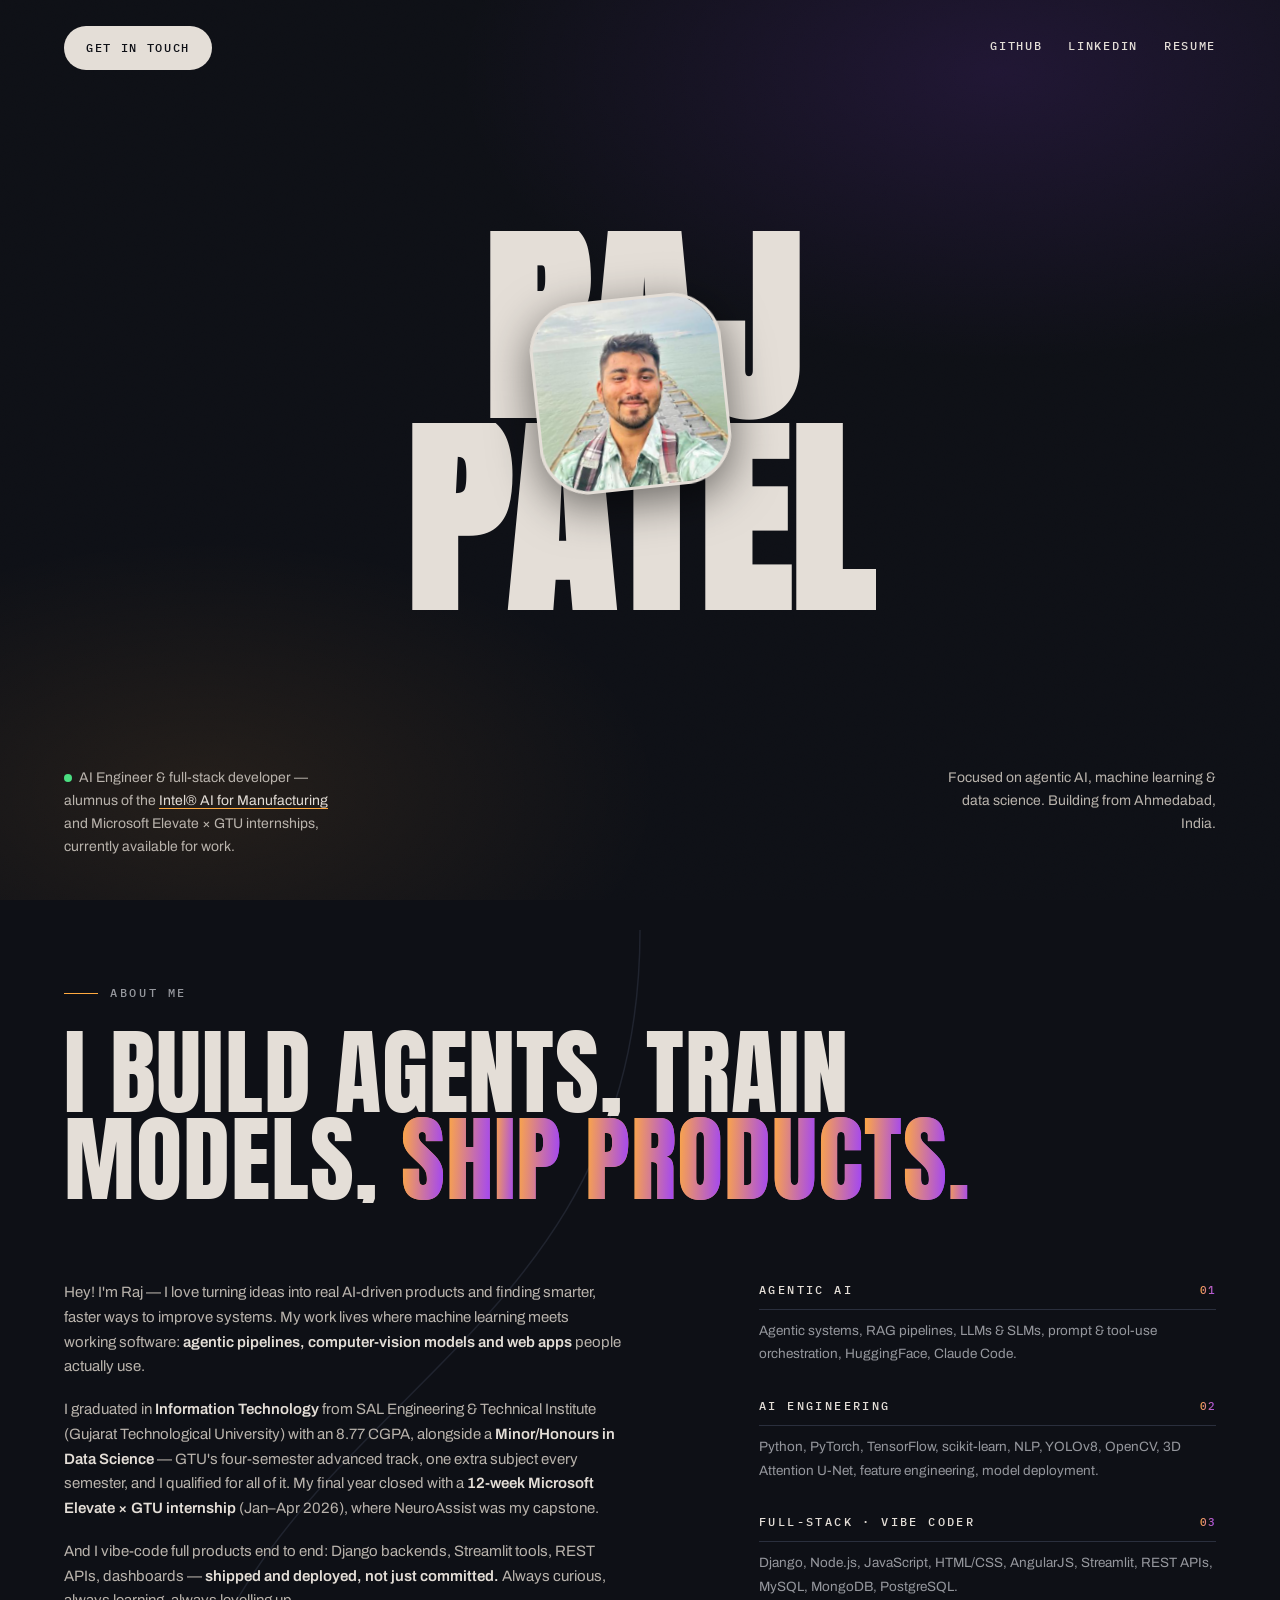
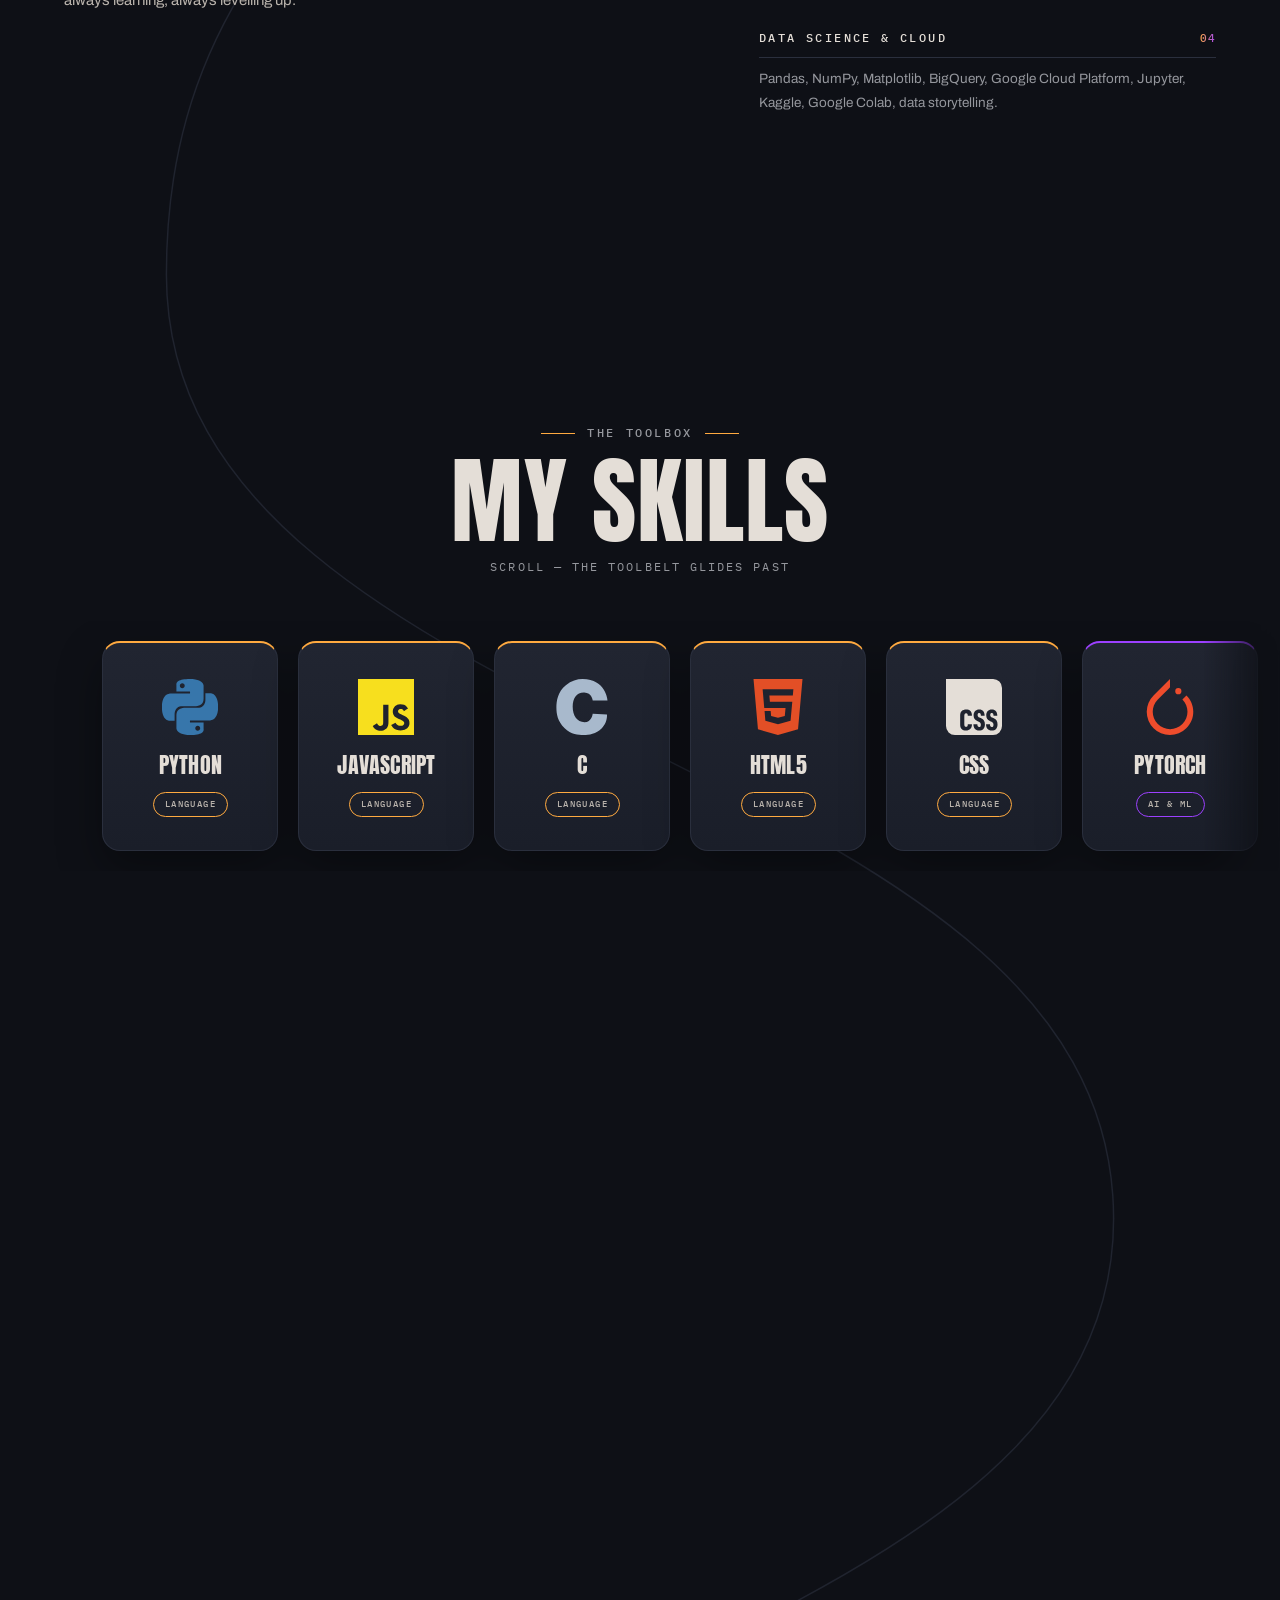
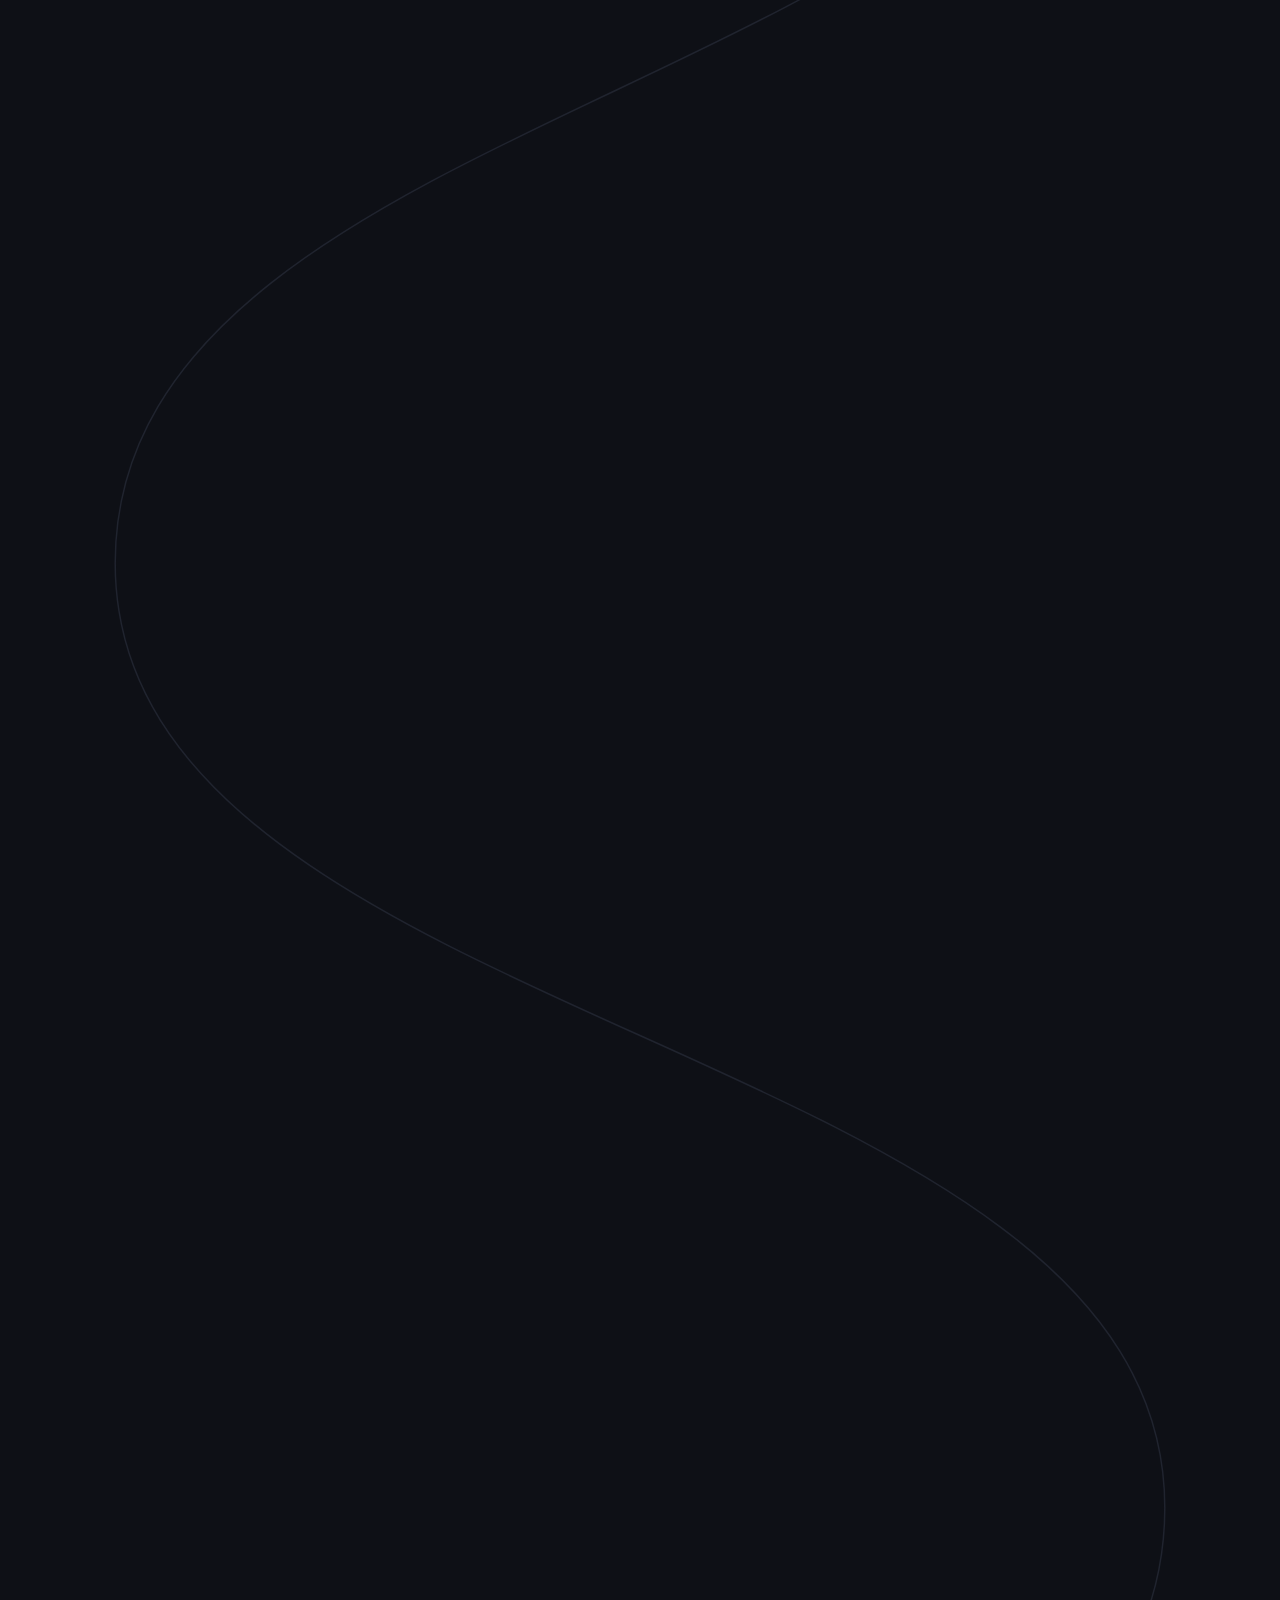
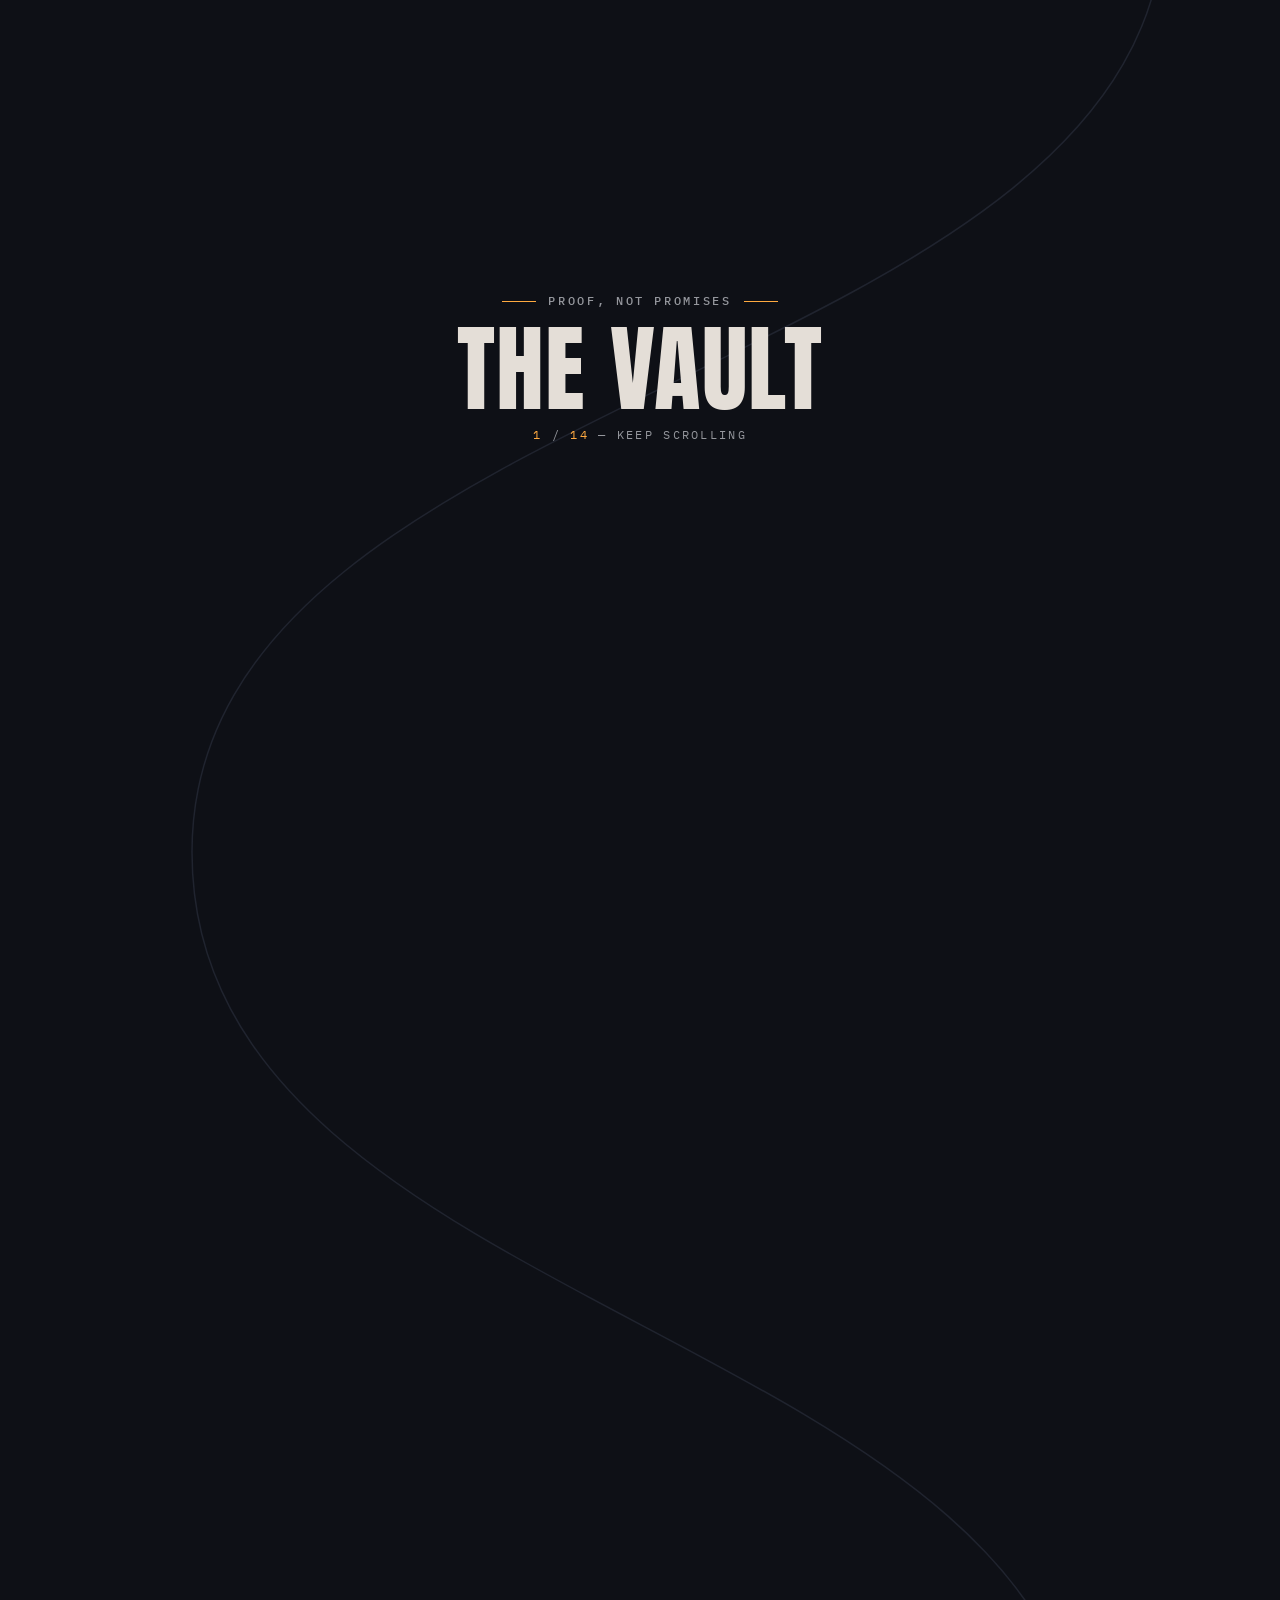
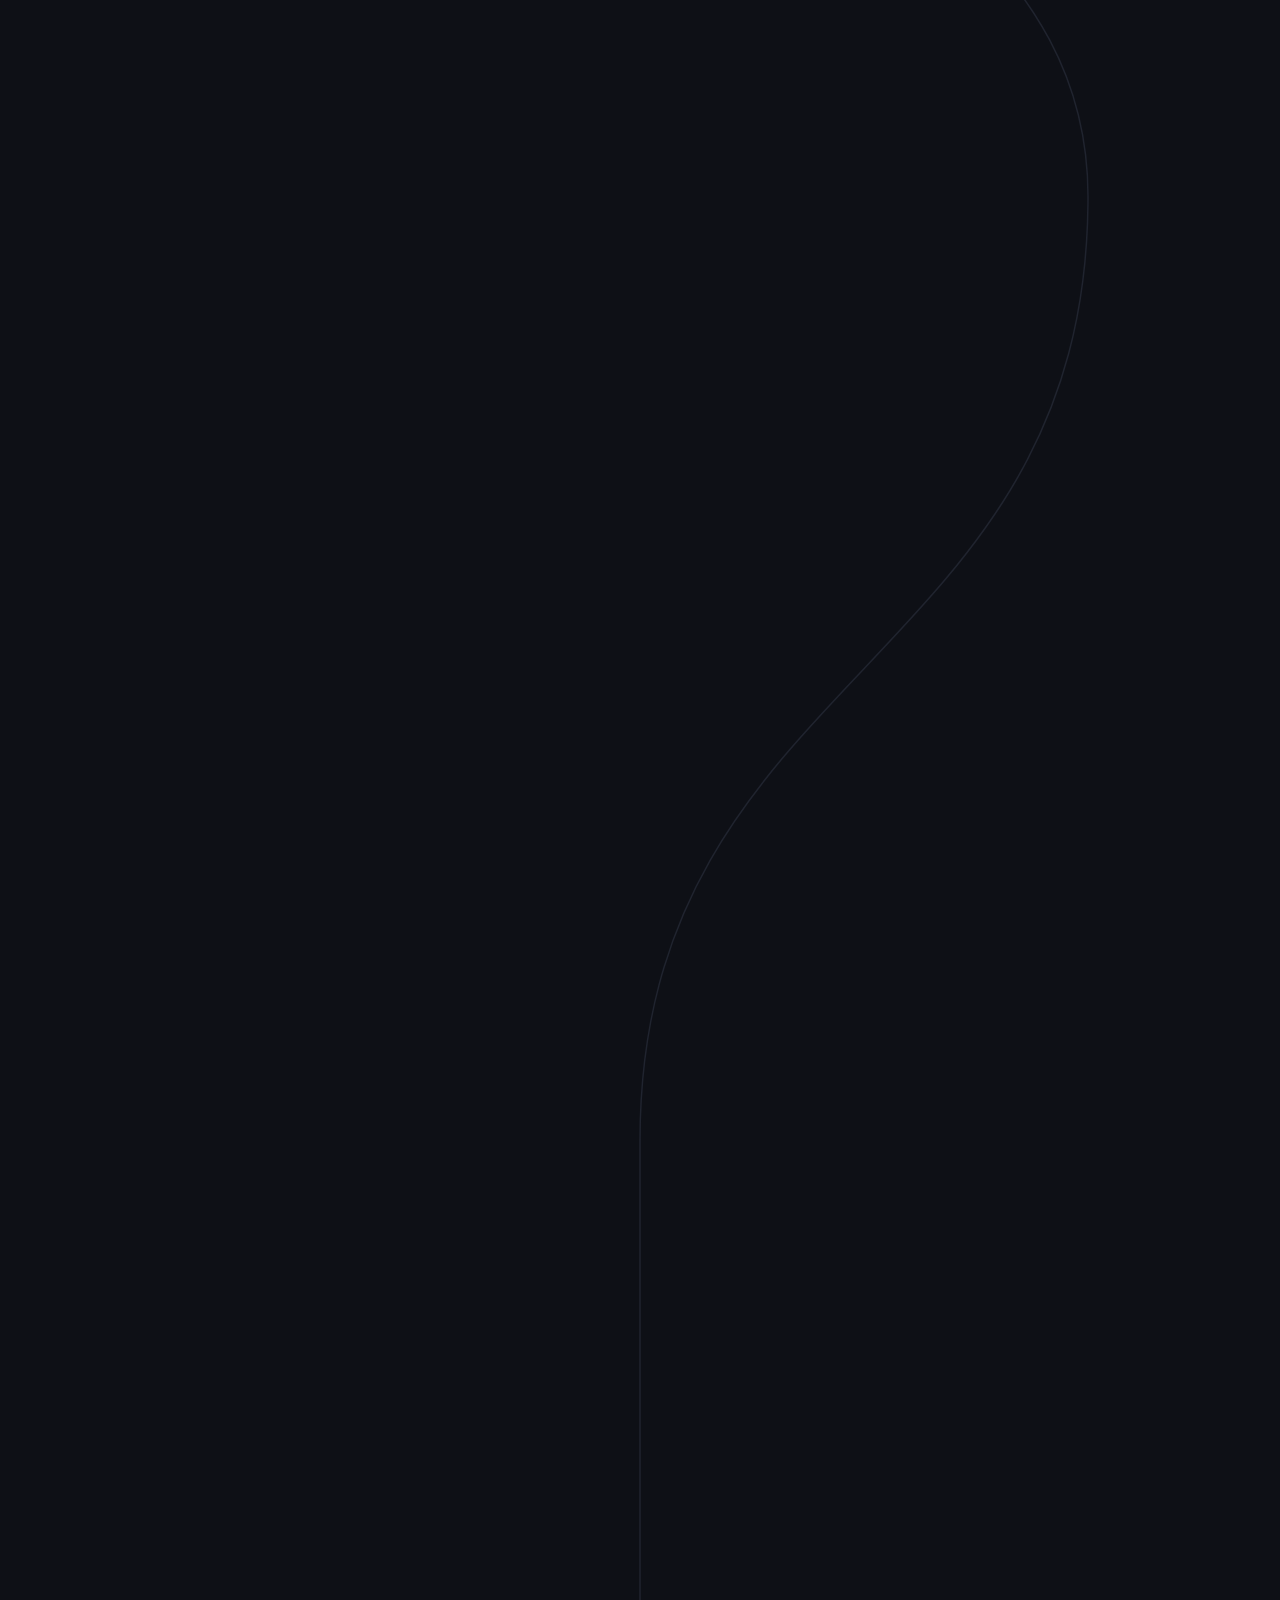
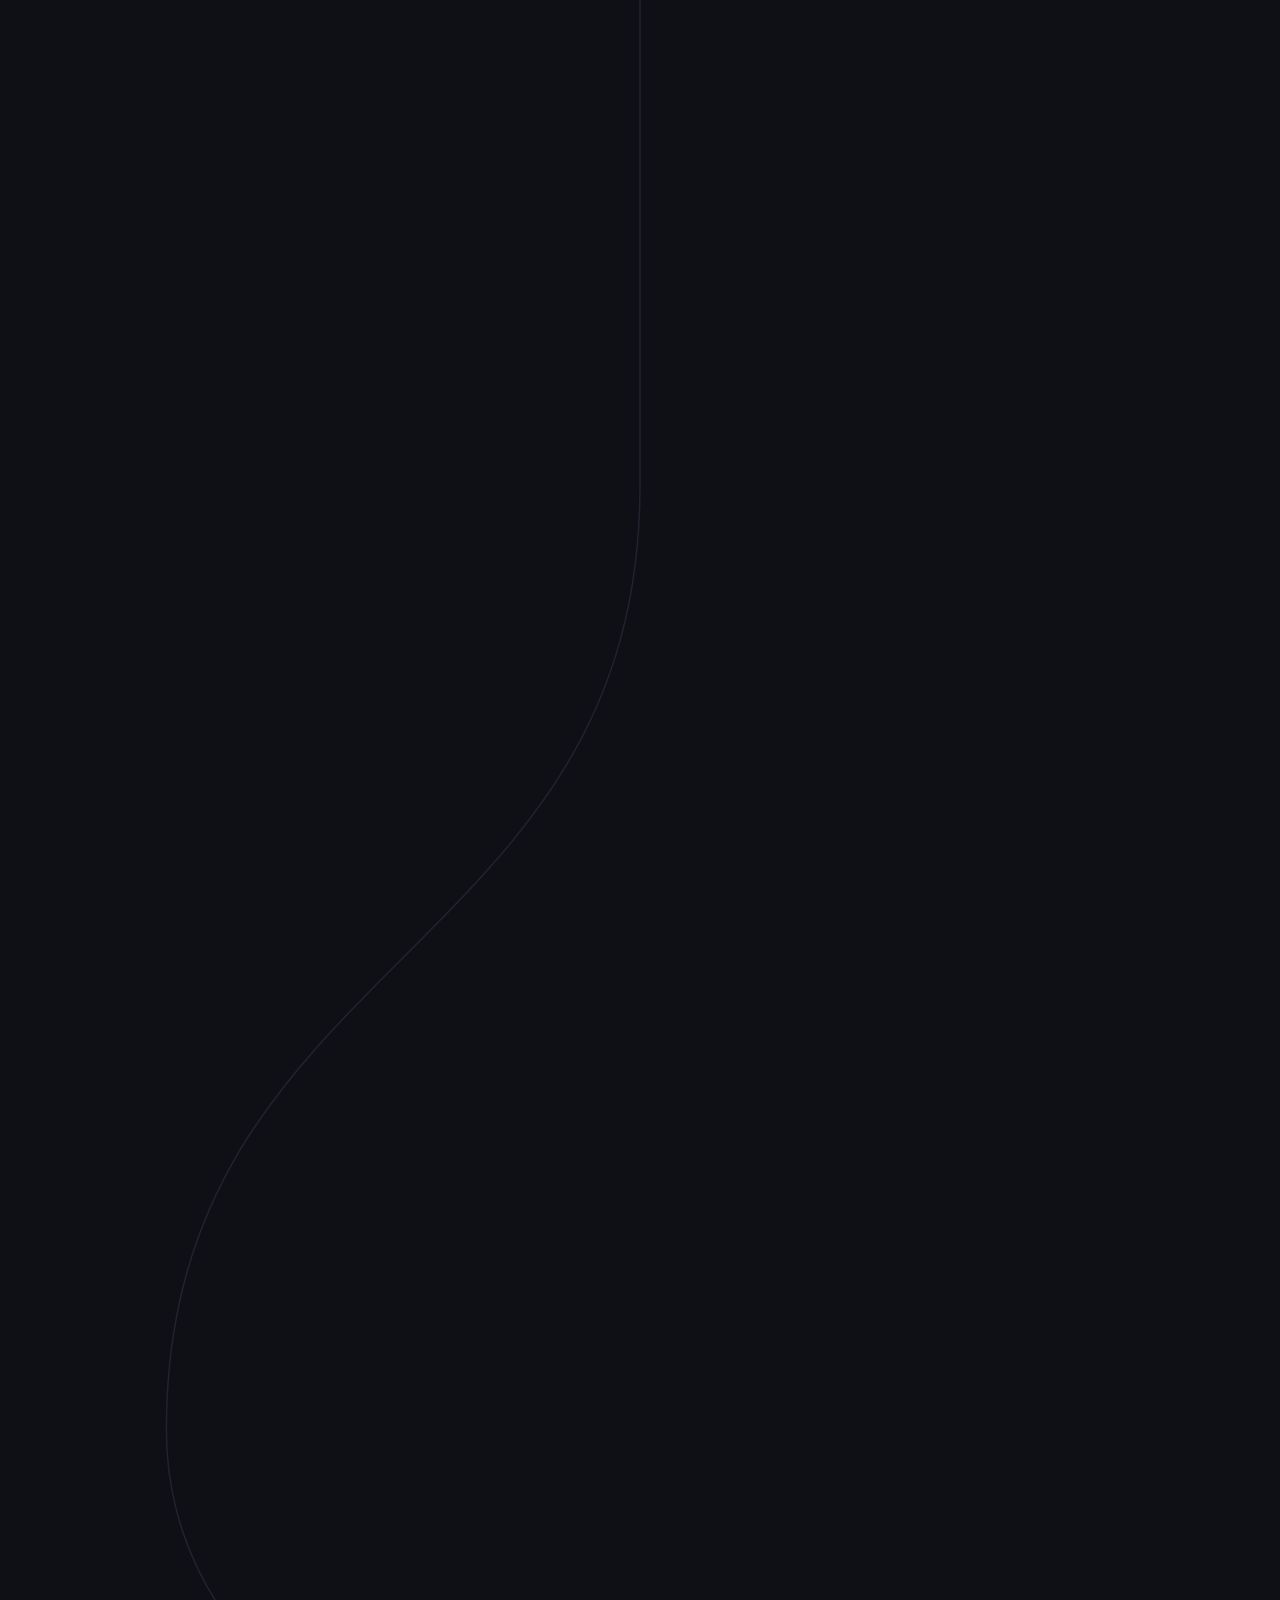
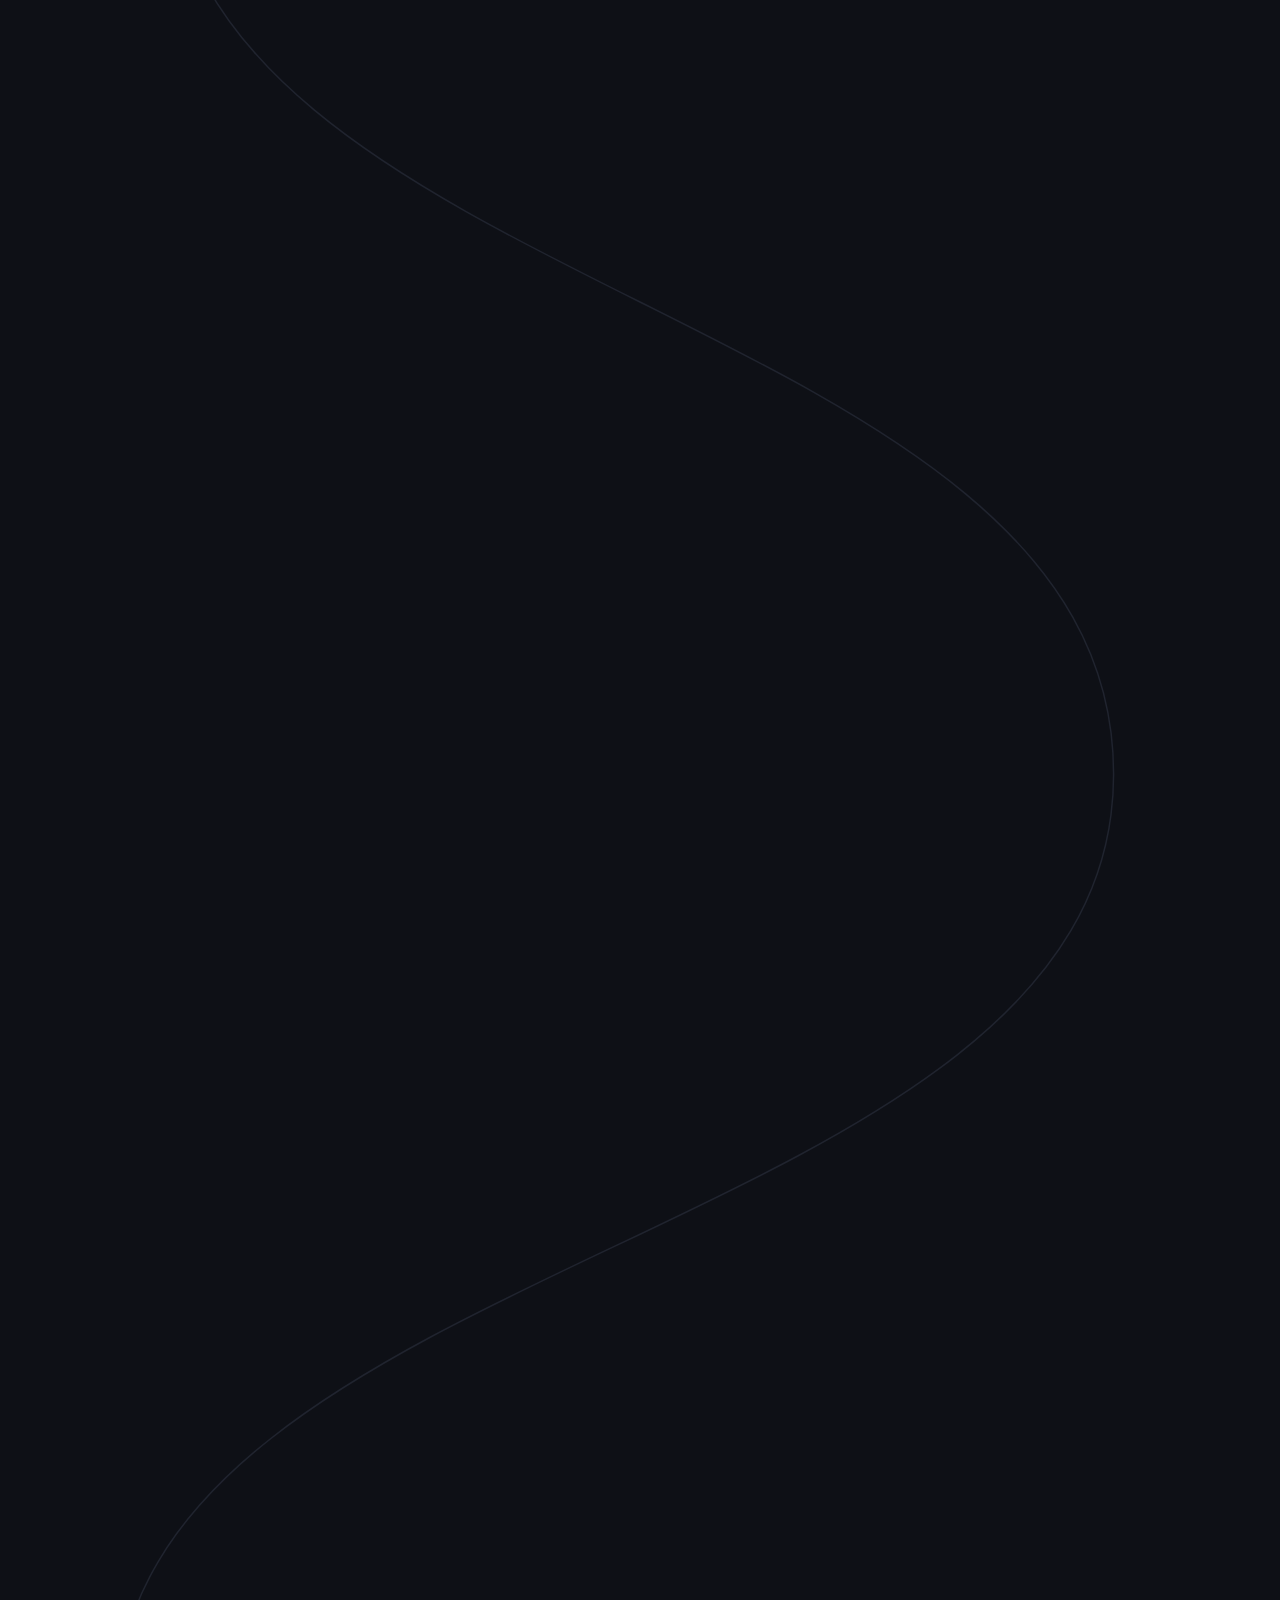
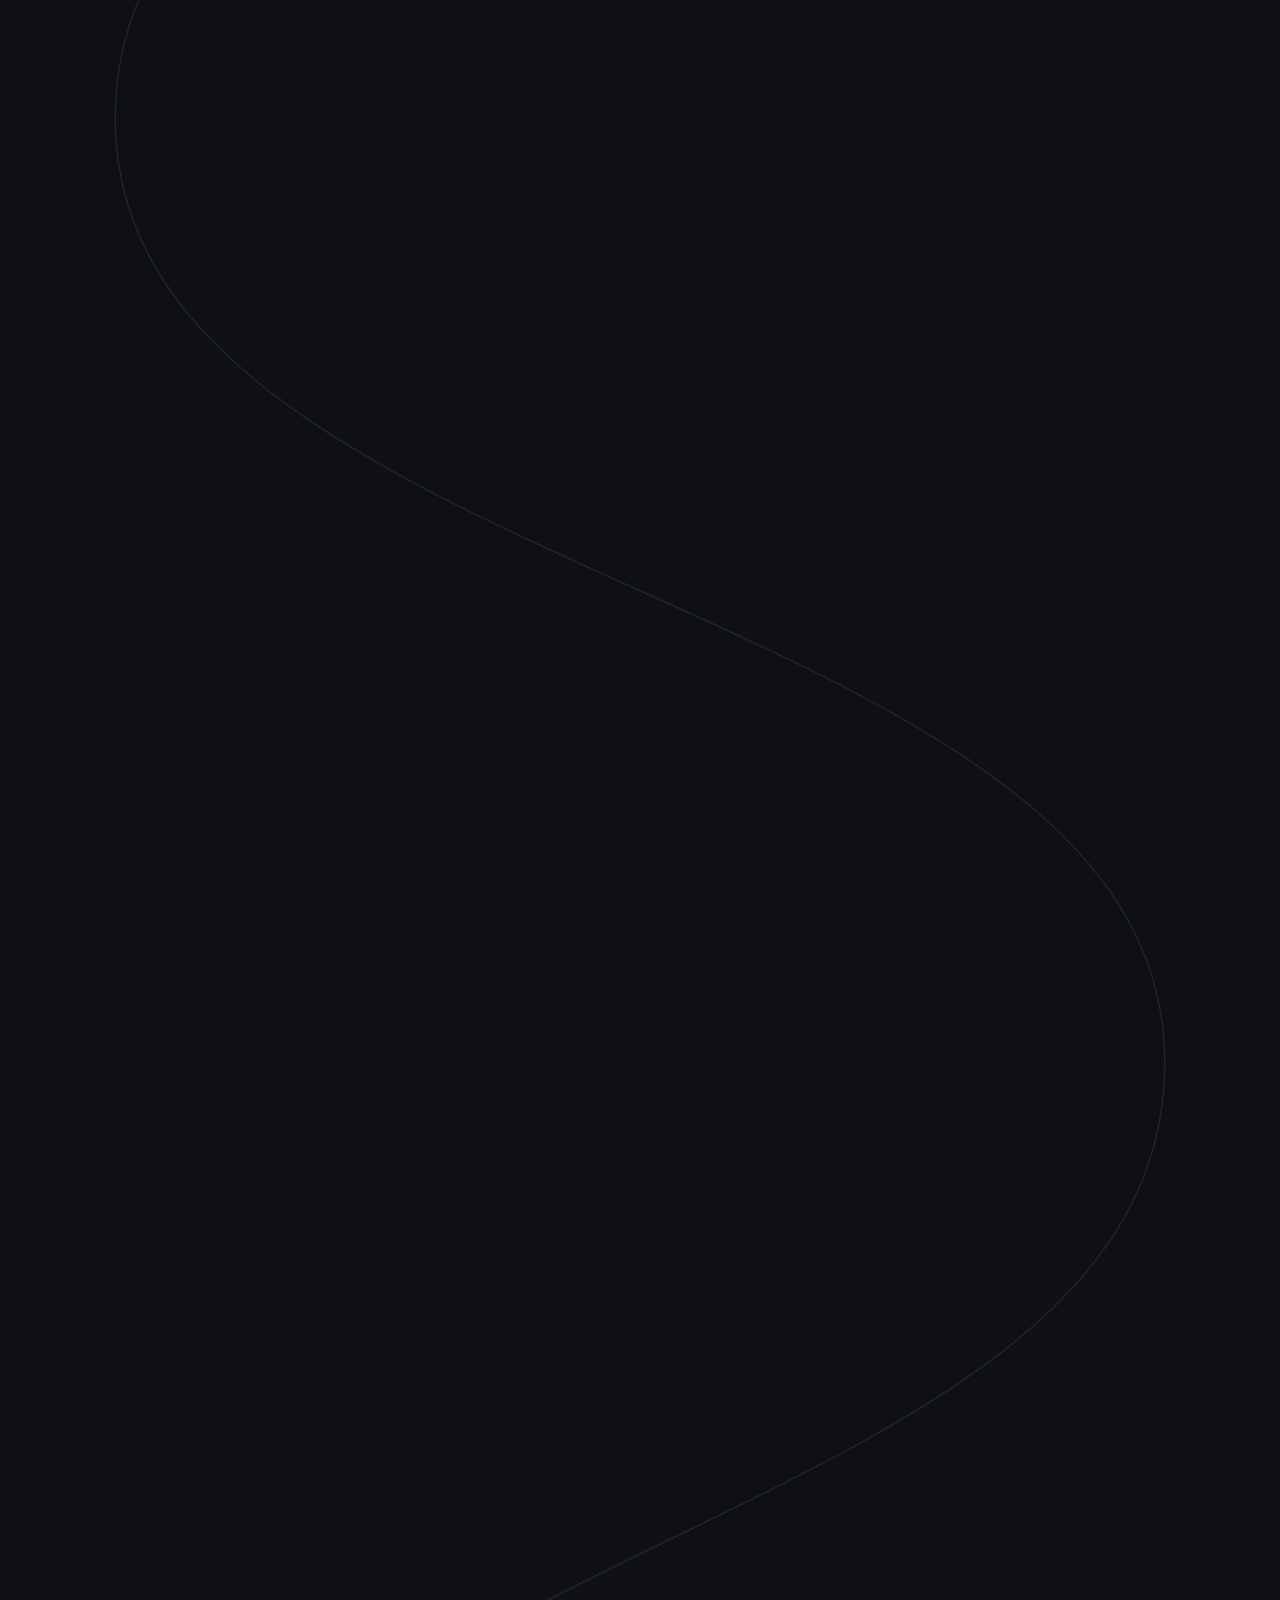
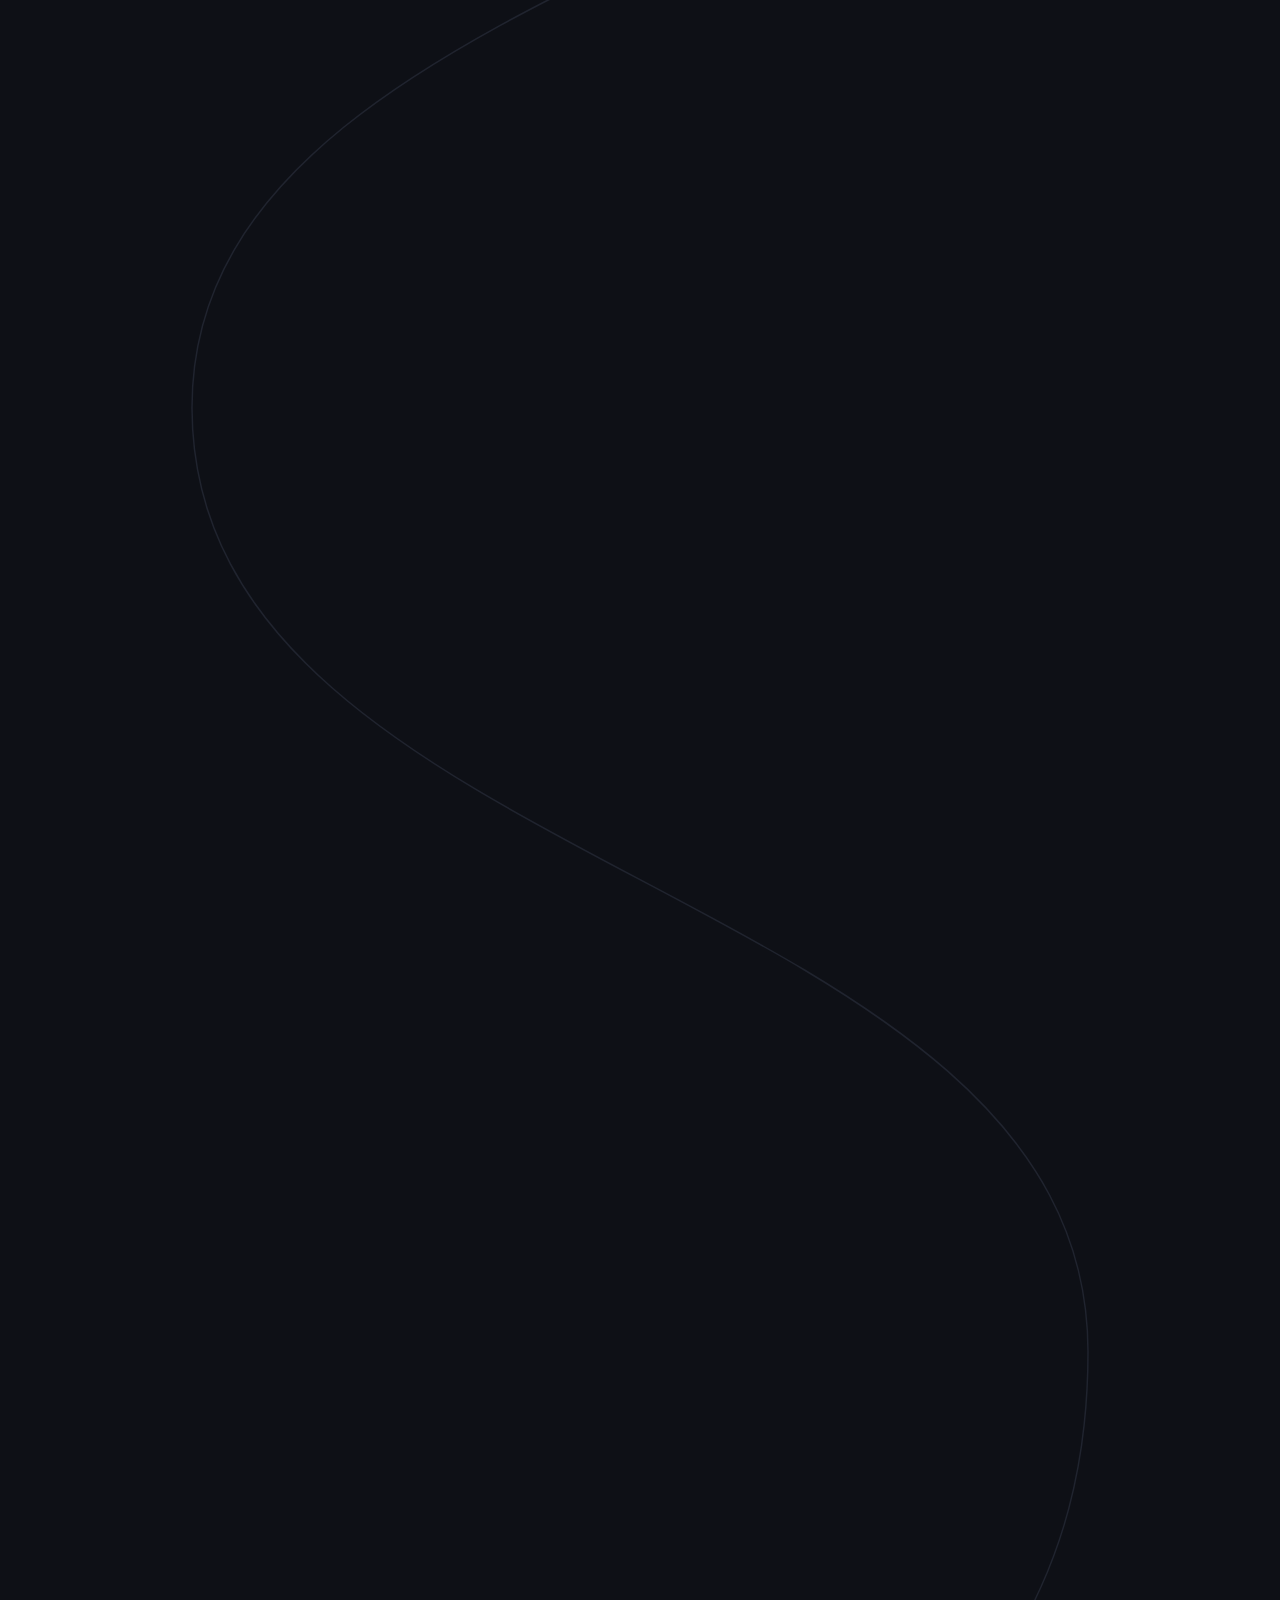
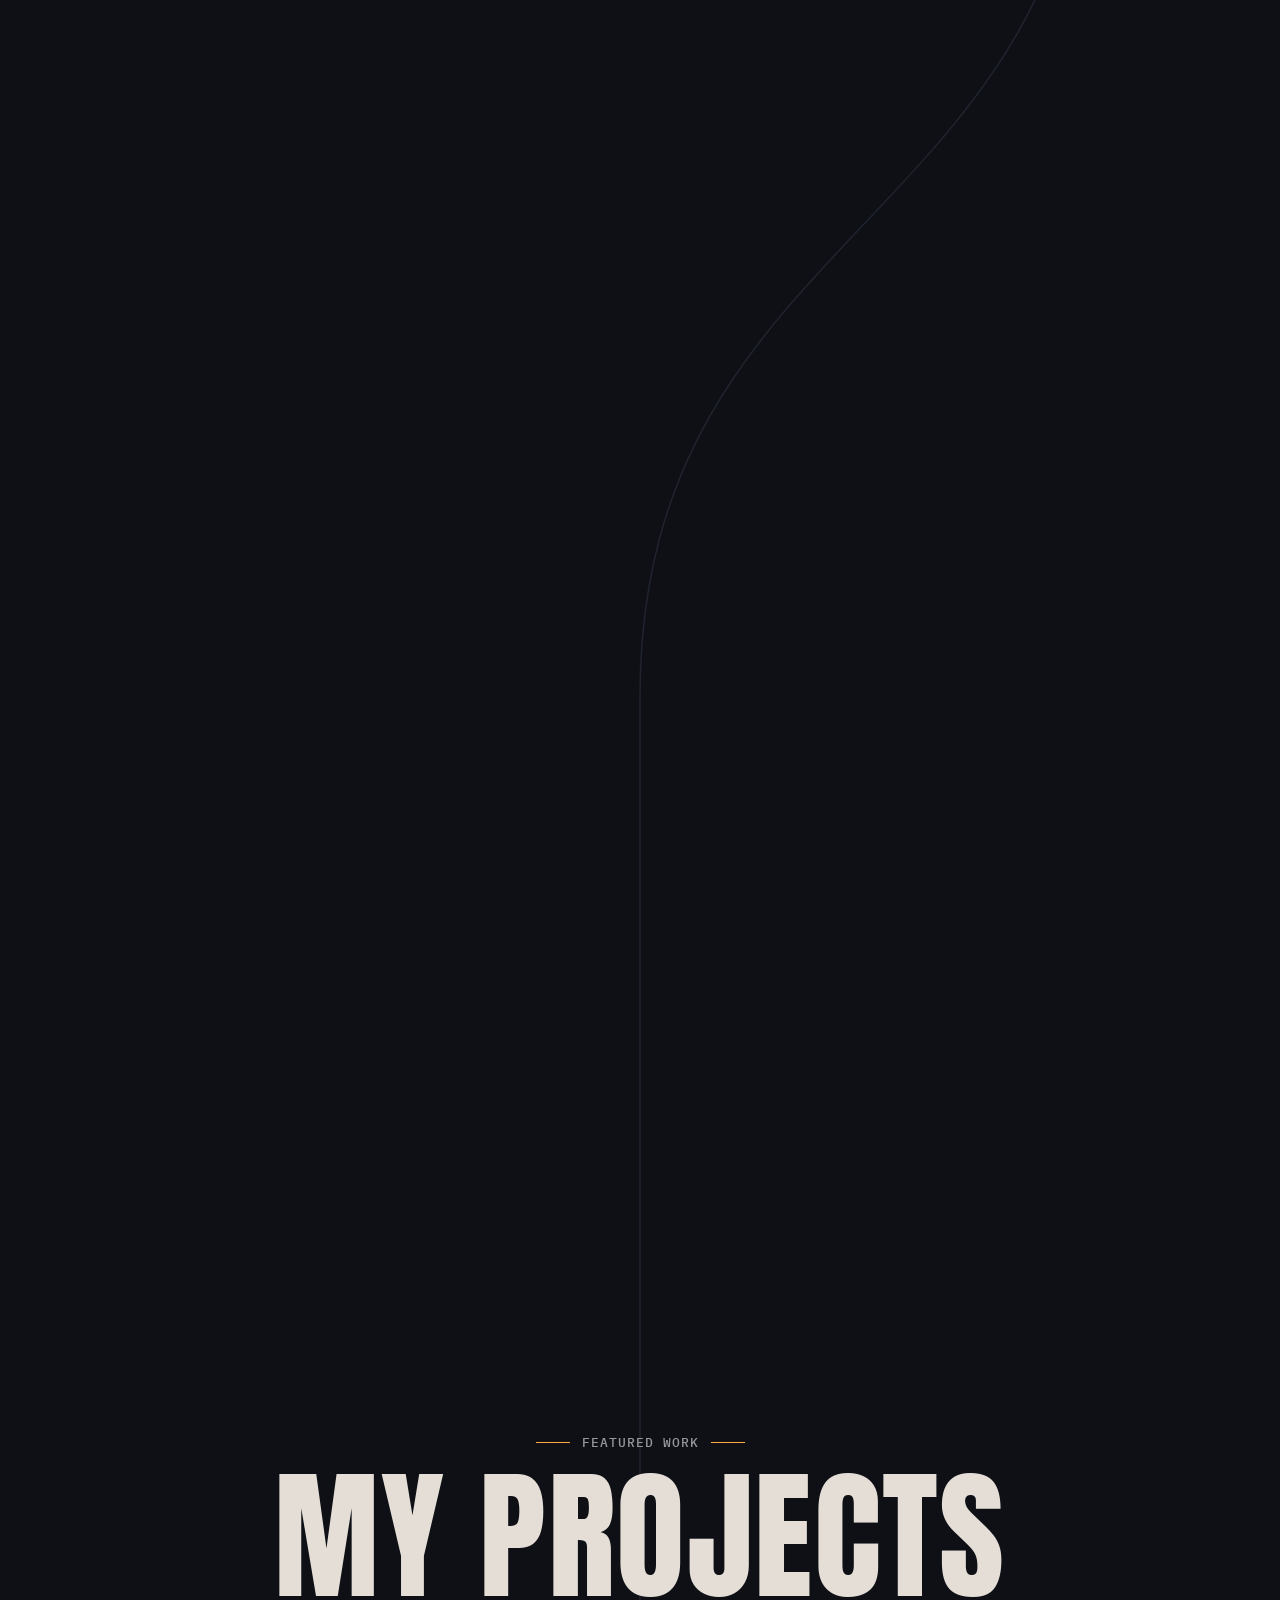
<file: index.html>
<!DOCTYPE html>
<html lang="en">
<head>
<meta charset="UTF-8">
<meta name="viewport" content="width=device-width, initial-scale=1.0">
<title>Raj Patel — AI Engineer &amp; Full-Stack Developer</title>
<meta name="description" content="Raj Patel — AI Engineer & Full-Stack Developer in Ahmedabad, India. Agentic AI, machine learning, deep learning, NLP/LLMs and computer vision.">
<link rel="canonical" href="https://portfolio-raj-25.netlify.app/">
<meta name="author" content="Raj Patel">
<meta name="robots" content="index, follow, max-image-preview:large, max-snippet:-1, max-video-preview:-1">
<meta name="googlebot" content="index, follow">

<!-- Open Graph / Facebook / LinkedIn -->
<meta property="og:title" content="Raj Patel — AI Engineer &amp; Full-Stack Developer | Ahmedabad">
<meta property="og:description" content="AI Engineer &amp; Full-Stack Developer in Ahmedabad, India. Agentic AI, machine learning, deep learning, NLP/LLMs and computer vision. Intel AI for Manufacturing alumnus.">
<meta property="og:type" content="website">
<meta property="og:url" content="https://portfolio-raj-25.netlify.app/">
<meta property="og:site_name" content="Raj Patel — Portfolio">
<meta property="og:locale" content="en_US">
<meta property="og:image" content="https://portfolio-raj-25.netlify.app/og-image.png">
<meta property="og:image:secure_url" content="https://portfolio-raj-25.netlify.app/og-image.png">
<meta property="og:image:type" content="image/png">
<meta property="og:image:width" content="1200">
<meta property="og:image:height" content="630">
<meta property="og:image:alt" content="Raj Patel — AI Engineer &amp; Full-Stack Developer">

<!-- Twitter / X -->
<meta name="twitter:card" content="summary_large_image">
<meta name="twitter:title" content="Raj Patel — AI Engineer &amp; Full-Stack Developer | Ahmedabad">
<meta name="twitter:description" content="AI Engineer &amp; Full-Stack Developer in Ahmedabad, India — agentic AI, machine learning, deep learning, NLP/LLMs and computer vision.">
<meta name="twitter:image" content="https://portfolio-raj-25.netlify.app/og-image.png">
<meta name="twitter:image:alt" content="Raj Patel — AI Engineer &amp; Full-Stack Developer">

<meta name="theme-color" content="#0E1016">
<link rel="icon" href="data:image/svg+xml,<svg xmlns='http://www.w3.org/2000/svg' viewBox='0 0 100 100'><text y='.9em' font-size='90'>🧠</text></svg>">
<link rel="apple-touch-icon" href="/apple-touch-icon.png">
<link rel="manifest" href="/site.webmanifest">
<link rel="sitemap" type="application/xml" href="/sitemap.xml">

<!-- Structured data: Person + WebSite (schema.org / JSON-LD) -->
<script type="application/ld+json">
{
  "@context": "https://schema.org",
  "@graph": [
    {
      "@type": "Person",
      "@id": "https://portfolio-raj-25.netlify.app/#raj-patel",
      "name": "Raj Patel",
      "url": "https://portfolio-raj-25.netlify.app/",
      "image": "https://portfolio-raj-25.netlify.app/og-image.png",
      "email": "mailto:raj.patel.connects@gmail.com",
      "jobTitle": ["AI Engineer", "Full-Stack Developer", "Machine Learning Engineer"],
      "description": "Raj Patel is an AI Engineer and Full-Stack Developer in Ahmedabad, India, specialising in agentic AI, machine learning and deep learning (PyTorch, NLP, LLMs), computer vision, full-stack development and data science.",
      "knowsAbout": ["Artificial Intelligence", "Machine Learning", "Deep Learning", "Agentic AI", "AI Engineering", "PyTorch", "TensorFlow", "Natural Language Processing", "Large Language Models", "Retrieval-Augmented Generation", "Computer Vision", "Data Science", "Full-Stack Development", "Django", "Python"],
      "hasOccupation": [
        {
          "@type": "Occupation",
          "name": "AI Engineer",
          "occupationalCategory": "15-2051.00",
          "skills": "Agentic AI, machine learning, deep learning, PyTorch, TensorFlow, NLP, LLMs, computer vision",
          "occupationLocation": {
            "@type": "City",
            "name": "Ahmedabad",
            "address": {
              "@type": "PostalAddress",
              "addressLocality": "Ahmedabad",
              "addressRegion": "Gujarat",
              "addressCountry": "IN"
            }
          }
        },
        {
          "@type": "Occupation",
          "name": "Full-Stack Developer",
          "occupationalCategory": "15-1254.00",
          "skills": "Django, Flask, Streamlit, Node.js, AngularJS, REST APIs, MySQL, MongoDB, PostgreSQL",
          "occupationLocation": {
            "@type": "City",
            "name": "Ahmedabad",
            "address": {
              "@type": "PostalAddress",
              "addressLocality": "Ahmedabad",
              "addressRegion": "Gujarat",
              "addressCountry": "IN"
            }
          }
        }
      ],
      "address": {
        "@type": "PostalAddress",
        "addressLocality": "Ahmedabad",
        "addressRegion": "Gujarat",
        "addressCountry": "IN"
      },
      "workLocation": {
        "@type": "Place",
        "name": "Ahmedabad, Gujarat, India",
        "address": {
          "@type": "PostalAddress",
          "addressLocality": "Ahmedabad",
          "addressRegion": "Gujarat",
          "addressCountry": "IN"
        }
      },
      "alumniOf": {
        "@type": "CollegeOrUniversity",
        "name": "SAL Engineering & Technical Institute, Gujarat Technological University"
      },
      "homeLocation": {
        "@type": "Place",
        "address": {
          "@type": "PostalAddress",
          "addressLocality": "Ahmedabad",
          "addressRegion": "Gujarat",
          "addressCountry": "IN"
        }
      },
      "knowsLanguage": [
        { "@type": "Language", "name": "English" },
        { "@type": "Language", "name": "Hindi" },
        { "@type": "Language", "name": "Gujarati" }
      ],
      "hasCredential": [
        {
          "@type": "EducationalOccupationalCredential",
          "name": "Intel® AI for Manufacturing — Intel × GTU × GCCI",
          "credentialCategory": "Internship Certificate"
        },
        {
          "@type": "EducationalOccupationalCredential",
          "name": "Microsoft Elevate × GTU — 12-Week AI/ML Internship",
          "credentialCategory": "Internship Certificate"
        },
        {
          "@type": "EducationalOccupationalCredential",
          "name": "Google AI Professional Certificate",
          "credentialCategory": "Professional Certification"
        },
        {
          "@type": "EducationalOccupationalCredential",
          "name": "IELTS — Overall Band 7.0 (CEFR C1)",
          "credentialCategory": "Language Certification"
        }
      ],
      "seeks": {
        "@type": "Demand",
        "name": "AI Engineering, Agentic AI and Data Science roles, plus freelance builds"
      },
      "contactPoint": {
        "@type": "ContactPoint",
        "contactType": "Professional enquiries",
        "email": "raj.patel.connects@gmail.com",
        "url": "https://portfolio-raj-25.netlify.app/#contact",
        "availableLanguage": ["English", "Hindi", "Gujarati"]
      },
      "sameAs": [
        "https://github.com/R204570",
        "https://www.linkedin.com/in/raj-patel5",
        "https://www.kaggle.com/raj072004",
        "https://medium.com/@rajpatel9408019",
        "https://www.instagram.com/_raj_patel_45"
      ]
    },
    {
      "@type": "ProfilePage",
      "@id": "https://portfolio-raj-25.netlify.app/#profilepage",
      "url": "https://portfolio-raj-25.netlify.app/",
      "name": "Raj Patel — AI Engineer & Full-Stack Developer",
      "inLanguage": "en",
      "isPartOf": { "@id": "https://portfolio-raj-25.netlify.app/#website" },
      "about": { "@id": "https://portfolio-raj-25.netlify.app/#raj-patel" },
      "mainEntity": { "@id": "https://portfolio-raj-25.netlify.app/#raj-patel" },
      "primaryImageOfPage": "https://portfolio-raj-25.netlify.app/og-image.png"
    },
    {
      "@type": "WebSite",
      "@id": "https://portfolio-raj-25.netlify.app/#website",
      "url": "https://portfolio-raj-25.netlify.app/",
      "name": "Raj Patel — Portfolio",
      "description": "Portfolio of Raj Patel, AI Engineer & Full-Stack Developer.",
      "inLanguage": "en",
      "publisher": { "@id": "https://portfolio-raj-25.netlify.app/#raj-patel" }
    },
    {
      "@type": "FAQPage",
      "@id": "https://portfolio-raj-25.netlify.app/#faq",
      "isPartOf": { "@id": "https://portfolio-raj-25.netlify.app/#profilepage" },
      "mainEntity": [
              {
                      "@type": "Question",
                      "name": "Who is Raj Patel?",
                      "acceptedAnswer": {
                              "@type": "Answer",
                              "text": "Raj Patel is an AI Engineer and Full-Stack Developer in Ahmedabad, Gujarat, India. He builds across agentic AI, machine learning and deep learning with PyTorch and TensorFlow, NLP and LLMs, computer vision and data science, and is completing a B.E. in Information Technology at Gujarat Technological University in the Class of 2026."
                      }
              },
              {
                      "@type": "Question",
                      "name": "Is Raj Patel available for hire?",
                      "acceptedAnswer": {
                              "@type": "Answer",
                              "text": "Yes. Raj is available as an AI Engineer and Full-Stack Developer in Ahmedabad, and works remotely with teams elsewhere in India and abroad. He is open to AI Engineering, Agentic AI, Machine Learning and Data Science roles, and also takes on freelance builds. The fastest way to reach him is email at raj.patel.connects@gmail.com or via LinkedIn."
                      }
              },
              {
                      "@type": "Question",
                      "name": "What AI, machine learning and deep learning work does Raj Patel do?",
                      "acceptedAnswer": {
                              "@type": "Answer",
                              "text": "Raj builds deep-learning models in PyTorch and TensorFlow — 3D segmentation networks for medical imaging, YOLOv8 detection for manufacturing defect inspection — alongside agentic AI and retrieval-augmented generation pipelines over LLMs. On the data science side he covers preprocessing, feature engineering, evaluation and deployment, so an AIML project ships as a working product rather than a notebook."
                      }
              },
              {
                      "@type": "Question",
                      "name": "What is Raj Patel's strongest project?",
                      "acceptedAnswer": {
                              "@type": "Answer",
                              "text": "NeuroAssist, his final-year capstone under the Microsoft Elevate Program. It performs brain-tumor detection and clinical decision support for high-grade gliomas using a 3D Attention U-Net trained on BraTS 2020 across four MRI modalities (T1, T1ce, T2, FLAIR), with a RAG and LLM layer that drafts WHO CNS5-aligned clinical reports."
                      }
              },
              {
                      "@type": "Question",
                      "name": "What internships has Raj Patel completed?",
                      "acceptedAnswer": {
                              "@type": "Answer",
                              "text": "Two, both through GTU. Intel's AI for Manufacturing with GTU and GCCI was his summer internship after semester 6 — it counted as GTU's 15-day summer internship, but he ran it for a full 16 weeks (February to July 2025) as part of the program's first batch. The Microsoft Elevate Program with GTU was his final 8th-semester internship, a 12-week AI/ML placement from January to April 2026."
                      }
              },
              {
                      "@type": "Question",
                      "name": "What technologies does Raj Patel work with?",
                      "acceptedAnswer": {
                              "@type": "Answer",
                              "text": "Python, PyTorch, TensorFlow, scikit-learn, OpenCV, YOLOv8, HuggingFace and agentic RAG pipelines on the AI side; Django, Flask, Streamlit, Node.js and AngularJS on the web side; and MySQL, MongoDB, PostgreSQL, BigQuery and Google Cloud for data and infrastructure."
                      }
              },
              {
                      "@type": "Question",
                      "name": "What has Raj Patel studied?",
                      "acceptedAnswer": {
                              "@type": "Answer",
                              "text": "A B.E. in Information Technology at SAL Engineering & Technical Institute, Gujarat Technological University, graduating in the Class of 2026 with an 8.77 CGPA. He also qualified for GTU's advanced track, taking a Minor/Honours in Data Science with one extra subject per semester for four semesters."
                      }
              }
      ]
    }
  ]
}
</script>
<link rel="stylesheet" href="fonts.css">
<style>
/* ============ FONTS (injected as data URIs by build.py) ============ */

/* ============ TOKENS ============ */
:root {
  --ink: #0E1016;
  --ink-2: #12151d;
  --card: #1a1e29;
  --card-2: #212531;
  --line: #2a2f3d;
  --bone: #e4ded7;
  --bone-dim: #b9b3ac;
  --steel: #95979D;
  --amber: #ffaa40;
  --violet: #9c40ff;
  --grad: linear-gradient(92deg, var(--amber), var(--violet));
  --display: 'Anton', 'Arial Narrow', sans-serif;
  --body: 'Archivo', 'Segoe UI', sans-serif;
  --mono: 'IBM Plex Mono', 'Consolas', monospace;
  --pad: clamp(20px, 5vw, 72px);
  color-scheme: dark;
}

/* ============ BASE ============ */
* { box-sizing: border-box; margin: 0; padding: 0; }
html { scroll-behavior: smooth; }
@media (prefers-reduced-motion: reduce) {
  html { scroll-behavior: auto; }
  *, *::before, *::after { animation-duration: .01ms !important; animation-iteration-count: 1 !important; transition-duration: .01ms !important; }
}
body {
  position: relative;
  background: var(--ink);
  color: var(--bone);
  font-family: var(--body);
  font-size: clamp(15px, 1.05vw, 17px);
  line-height: 1.65;
  overflow-x: hidden;
  -webkit-font-smoothing: antialiased;
}
::selection { background: var(--amber); color: var(--ink); }
a { color: inherit; }
a:focus-visible, button:focus-visible { outline: 2px solid var(--amber); outline-offset: 3px; border-radius: 4px; }
img { max-width: 100%; display: block; }

.wrap { max-width: 1280px; margin: 0 auto; padding-left: var(--pad); padding-right: var(--pad); }

.eyebrow {
  font-family: var(--mono);
  font-size: 12px;
  font-weight: 500;
  letter-spacing: .22em;
  text-transform: uppercase;
  color: var(--steel);
  display: flex;
  align-items: center;
  gap: 12px;
}
.eyebrow::before { content: ""; width: 34px; height: 1px; background: var(--amber); flex: none; }

.giant {
  font-family: var(--display);
  font-weight: 400;
  text-transform: uppercase;
  line-height: .92;
  letter-spacing: .01em;
  text-wrap: balance;
}

/* ============ CUSTOM CURSOR ============ */
@media (pointer: fine) {
  body.has-cursor, body.has-cursor * { cursor: none !important; }
}
#cursor-dot, #cursor-ring {
  position: fixed; top: 0; left: 0; z-index: 9999;
  pointer-events: none; opacity: 0;
  mix-blend-mode: difference;
}
#cursor-dot.on, #cursor-ring.on { opacity: 1; }
#cursor-dot.off { opacity: 0; }
#cursor-dot i {
  display: block; width: 7px; height: 7px; border-radius: 50%;
  background: #fff; margin: -3.5px 0 0 -3.5px;
}
#cursor-ring i {
  display: block; width: 38px; height: 38px; border-radius: 50%;
  border: 1.5px solid #fff; background: transparent;
  margin: -19px 0 0 -19px;
  transition: transform .3s cubic-bezier(.22, 1, .36, 1), background .3s, width .3s, height .3s, margin .3s, border-radius .3s, border-color .3s;
}
#cursor-ring.hover i { transform: scale(1.55); background: #fff; }
#cursor-ring.big i { transform: scale(2.8); background: #fff; }
#cursor-ring.text i { width: 3px; height: 26px; border-radius: 2px; background: #fff; border-color: transparent; margin: -13px 0 0 -1.5px; }
#cursor-ring.down i { transform: scale(.75); }
#cursor-ring.hover.down i, #cursor-ring.big.down i { transform: scale(1.2); }
@media (pointer: coarse) { #cursor-dot, #cursor-ring { display: none; } }

/* ============ PRELOADER ============ */
#loader {
  position: fixed; inset: 0; z-index: 100;
  background: var(--ink);
  display: flex; align-items: center; justify-content: center;
  transition: transform .7s cubic-bezier(.76, 0, .24, 1);
}
#loader.done { transform: translateY(-101%); }
#loader .words { text-align: left; }
#loader .words span {
  display: block;
  font-family: var(--display);
  text-transform: uppercase;
  font-size: clamp(34px, 6vw, 72px);
  line-height: 1.04;
  color: var(--bone);
  opacity: 0;
  transform: translateY(24px);
  animation: loadword .5s cubic-bezier(.22, 1, .36, 1) forwards;
}
#loader .words span:nth-child(1) { animation-delay: .15s; }
#loader .words span:nth-child(2) { animation-delay: .45s; }
#loader .words span:nth-child(3) { animation-delay: .75s; color: transparent; background: var(--grad); -webkit-background-clip: text; background-clip: text; }
@keyframes loadword { to { opacity: 1; transform: none; } }

/* ============ NAV ============ */
nav {
  position: absolute; top: 0; left: 0; right: 0; z-index: 20;
  display: flex; justify-content: space-between; align-items: center;
  padding: 26px var(--pad);
}
.btn-pill {
  font-family: var(--mono); font-size: 12px; font-weight: 500;
  letter-spacing: .14em; text-transform: uppercase;
  color: var(--ink); background: var(--bone);
  border: none; border-radius: 999px;
  padding: 12px 22px; text-decoration: none; cursor: pointer;
  display: inline-block;
  transition: background .25s, color .25s, transform .25s;
}
.btn-pill:hover { background: var(--amber); transform: translateY(-2px); }
nav .links { display: flex; gap: 26px; }
nav .links a {
  font-family: var(--mono); font-size: 12px; font-weight: 500;
  letter-spacing: .14em; text-transform: uppercase;
  color: var(--bone); text-decoration: none;
  padding-bottom: 3px; border-bottom: 1px solid transparent;
  transition: border-color .25s, color .25s;
}
nav .links a:hover { border-color: var(--amber); color: #fff; }

/* ============ GLASS NAV ============ */
/* Floating section switcher. Stays out of the way until the hero is behind
   you, then rides along. Glass here is doing a job: the bar sits over moving
   content, so it has to read as a layer above the page rather than a band cut
   out of it. */
.glass-nav {
  /* the generic `nav` rule above absolutely-positions the hero nav — undo it */
  position: fixed; top: 18px; left: 50%; right: auto;
  transform: translate(-50%, -160%);
  z-index: 90; padding: 0;
  display: block; width: max-content; max-width: calc(100vw - 24px);
  opacity: 0; pointer-events: none;
  transition: transform .72s cubic-bezier(.16, 1, .3, 1), opacity .4s ease;
}
.glass-nav.show { transform: translate(-50%, 0); opacity: 1; pointer-events: auto; }

.gn-shell {
  position: relative;
  display: flex; align-items: center; gap: 2px;
  padding: 5px;
  border-radius: 999px;
  /* liquid glass: refracted backdrop + a lit top edge + real cast shadow */
  background: linear-gradient(180deg, rgba(255, 255, 255, .11), rgba(255, 255, 255, .035));
  -webkit-backdrop-filter: blur(22px) saturate(190%);
  backdrop-filter: blur(22px) saturate(190%);
  border: 1px solid rgba(255, 255, 255, .13);
  box-shadow:
    0 18px 40px -14px rgba(0, 0, 0, .7),
    0 2px 8px -2px rgba(0, 0, 0, .45),
    inset 0 1px 0 rgba(255, 255, 255, .2),
    inset 0 -1px 0 rgba(0, 0, 0, .25);
  overflow: hidden;
}
/* the rim stays crisp on the shell; only this inner track scrolls, so the
   edge fade never eats the glass border */
.gn-track {
  position: relative;
  display: flex; align-items: center; gap: 2px;
  overflow-x: auto; overflow-y: hidden;
  scrollbar-width: none; -ms-overflow-style: none;
  scroll-snap-type: x proximity;
  overscroll-behavior-x: contain;
}
.gn-track::-webkit-scrollbar { display: none; }

.glass-nav a {
  position: relative; z-index: 1; flex: none;
  scroll-snap-align: center;
  font-family: var(--mono); font-size: 11.5px; font-weight: 500;
  letter-spacing: .13em; text-transform: uppercase;
  color: var(--bone-dim); text-decoration: none; white-space: nowrap;
  padding: 10px 15px; border-radius: 999px;
  transition: color .3s ease;
}
.glass-nav a:hover { color: var(--bone); }
.glass-nav a.on { color: var(--ink); }
.glass-nav a.gn-cta { color: var(--amber); }
.glass-nav a.gn-cta:hover { color: #ffc37a; }
.glass-nav a.gn-cta.on { color: var(--ink); }

/* the travelling lozenge — the one piece of motion this component owns */
.gn-pill {
  position: absolute; z-index: 0; top: 5px; left: 0;
  height: calc(100% - 10px); width: 0;
  border-radius: 999px;
  background: var(--bone);
  box-shadow: 0 2px 10px -2px rgba(0, 0, 0, .5);
  opacity: 0;
  transition: transform .55s cubic-bezier(.16, 1, .3, 1),
              width .55s cubic-bezier(.16, 1, .3, 1),
              opacity .3s ease;
}
.gn-pill.lit { opacity: 1; }

@media (max-width: 620px) {
  .glass-nav { top: 10px; max-width: calc(100vw - 16px); }
  .glass-nav a { font-size: 10.5px; padding: 9px 13px; letter-spacing: .1em; }
  /* the row overflows here — fade both ends so it reads as scrollable
     instead of as text clipped by the rim */
  .gn-track {
    -webkit-mask-image: linear-gradient(90deg, transparent 0, #000 18px, #000 calc(100% - 18px), transparent 100%);
    mask-image: linear-gradient(90deg, transparent 0, #000 18px, #000 calc(100% - 18px), transparent 100%);
    scroll-padding-inline: 18px;
  }
}
@media (prefers-reduced-motion: reduce) {
  .glass-nav { transition: opacity .2s ease; transform: translate(-50%, 0); }
  .gn-pill { transition: opacity .2s ease; }
}

/* ============ HERO ============ */
header {
  position: relative;
  min-height: 100svh;
  display: flex; flex-direction: column;
  background:
    radial-gradient(900px 480px at 78% 8%, rgba(156, 64, 255, .13), transparent 60%),
    radial-gradient(760px 420px at 16% 88%, rgba(255, 170, 64, .09), transparent 60%),
    var(--ink);
  overflow: hidden;
}
header::before {
  content: ""; position: absolute; inset: 0; pointer-events: none;
  background-image: url("data:image/svg+xml,%3Csvg xmlns='http://www.w3.org/2000/svg' width='240' height='240'%3E%3Cfilter id='n'%3E%3CfeTurbulence type='fractalNoise' baseFrequency='0.9' numOctaves='2'/%3E%3C/filter%3E%3Crect width='240' height='240' filter='url(%23n)' opacity='0.5'/%3E%3C/svg%3E");
  opacity: .07; mix-blend-mode: overlay;
}
.hero-center {
  flex: 1; display: flex; align-items: center; justify-content: center;
  position: relative; padding: 120px var(--pad) 40px;
}
.hero-name {
  position: relative;
  font-family: var(--display);
  font-size: clamp(72px, 17vw, 240px);
  line-height: .88;
  text-transform: uppercase;
  text-align: center;
  letter-spacing: .005em;
}
.sr-only {
  position: absolute; width: 1px; height: 1px; padding: 0; margin: -1px;
  overflow: hidden; clip: rect(0, 0, 0, 0); white-space: nowrap; border: 0;
}
.hero-name .row { display: block; overflow: hidden; }
.hero-name .row i {
  font-style: normal; display: inline-block;
  transform: translateY(110%);
  transition: transform 1s cubic-bezier(.22, 1, .36, 1);
}
body.ready .hero-name .row i { transform: none; }
.hero-name .row:nth-child(2) i { transition-delay: .1s; }
.hero-avatar {
  position: absolute; left: 50%; top: 50%;
  transform: translate(-50%, -50%) scale(0);
  width: clamp(110px, 15vw, 210px); height: clamp(110px, 15vw, 210px);
  border-radius: 26%;
  border: 3px solid var(--bone);
  box-shadow: 0 12px 46px rgba(0, 0, 0, .55);
  z-index: 2;
  transition: transform .8s cubic-bezier(.34, 1.56, .64, 1) .55s;
  rotate: -6deg;
}
body.ready .hero-avatar { transform: translate(-50%, -50%) scale(1); }
.hero-foot {
  display: grid; grid-template-columns: 1fr 1fr; gap: 28px;
  padding: 0 var(--pad) 42px;
  max-width: 1280px; margin: 0 auto; width: 100%;
}
.hero-foot p { font-size: 14px; color: var(--bone-dim); max-width: 34ch; }
.hero-foot p:last-child { text-align: right; justify-self: end; }
.hero-foot a { color: var(--bone); text-decoration-color: var(--amber); text-underline-offset: 3px; }
.hero-foot .dot {
  display: inline-block; width: 8px; height: 8px; border-radius: 50%;
  background: #4ade80; margin-right: 7px;
  box-shadow: 0 0 0 0 rgba(74, 222, 128, .55);
  animation: pulse 2s infinite;
}
@keyframes pulse { 70% { box-shadow: 0 0 0 9px rgba(74, 222, 128, 0); } 100% { box-shadow: 0 0 0 0 rgba(74, 222, 128, 0); } }

/* ============ SECTIONS COMMON ============ */
section { padding: clamp(52px, 6.5vw, 92px) 0; }

/* mobile scroll progress bar */
#scroll-progress {
  position: fixed; top: 0; left: 0; width: 100%; height: 3px;
  background: var(--grad);
  transform-origin: 0 50%; transform: scaleX(0);
  z-index: 60; pointer-events: none; display: none;
}
@media (max-width: 900px) { #scroll-progress { display: block; } }

/* scroll journey line */
#scroll-path { position: absolute; top: 0; left: 0; width: 100%; overflow: hidden; z-index: -1; pointer-events: none; }
#scroll-path svg { display: block; }
#sp-base { stroke: var(--line); stroke-width: 1.5; opacity: .65; }
#sp-prog { stroke: url(#sp-grad); stroke-width: 2; }
#sp-dot {
  position: absolute; top: 0; left: 0; width: 12px; height: 12px; border-radius: 50%;
  background: var(--amber);
  box-shadow: 0 0 16px 4px rgba(255, 170, 64, .45);
  opacity: 0; transition: opacity .3s; will-change: transform;
}
.reveal { opacity: 0; transform: translateY(34px); transition: opacity .8s ease, transform .8s cubic-bezier(.22, 1, .36, 1); }
.reveal.in { opacity: 1; transform: none; }

/* split-letter reveal for giant headings */
.split .w { display: inline-block; overflow: hidden; vertical-align: top; }
.split .c { display: inline-block; transform: translateY(115%); transition: transform .7s cubic-bezier(.22, 1, .36, 1); }
.split.in .c { transform: none; }
.split .w.hl .c { color: transparent; background: var(--grad); -webkit-background-clip: text; background-clip: text; }

/* "For Any Questions" collapses to its own acronym, FAQ.
   Letter max-widths are locked in JS before .short is added, so the
   collapse animates from each glyph's real width instead of a guess. */
/* inline-block + pre so the gap keeps its width but max-width can still
   collapse it — max-width is ignored on non-replaced inline elements */
.morph .sp { display: inline-block; white-space: pre; }
.morph .c, .morph .sp { overflow: hidden; }
.morph.ready .c, .morph.ready .sp {
  transition: transform .7s cubic-bezier(.22, 1, .36, 1),
              max-width .6s cubic-bezier(.65, 0, .2, 1),
              opacity .34s ease;
}
.morph.short .c:not(:first-child), .morph.short .sp { max-width: 0 !important; opacity: 0; }

/* ============ ABOUT / STATEMENT ============ */
.statement {
  font-size: clamp(44px, 7.4vw, 108px);
  margin: 26px 0 clamp(44px, 6vw, 84px);
}
.statement .hl { color: transparent; background: var(--grad); -webkit-background-clip: text; background-clip: text; }
.about-grid {
  display: grid; grid-template-columns: 1.15fr .85fr;
  gap: clamp(36px, 6vw, 90px);
  align-items: start;
}
.about-copy p { max-width: 62ch; color: var(--bone-dim); margin-bottom: 1.2em; }
.about-copy p strong { color: var(--bone); font-weight: 600; }
.stack-groups { display: grid; gap: 30px; }
.stack-group h3 {
  font-family: var(--mono); font-size: 12px; font-weight: 500;
  letter-spacing: .2em; text-transform: uppercase;
  color: var(--bone); margin-bottom: 9px;
  padding-bottom: 9px; border-bottom: 1px solid var(--line);
  display: flex; justify-content: space-between; align-items: baseline;
}
.stack-group h3 em { font-style: normal; color: transparent; background: var(--grad); -webkit-background-clip: text; background-clip: text; font-size: 11px; letter-spacing: .1em; }
.stack-group p { font-size: 13.5px; color: var(--steel); line-height: 1.75; }

/* ============ SKILL STRIP (horizontal sweep) ============ */
#skills { position: relative; padding: 0; }
.strip-pin {
  position: sticky; top: 0; height: 100svh; overflow: hidden;
  display: flex; flex-direction: column; justify-content: center; gap: clamp(30px, 5vh, 64px);
}
.strip-pin .drawer-head { text-align: center; }
.strip-pin .drawer-head .eyebrow { justify-content: center; }
.strip-pin .drawer-head .eyebrow::after { content: ""; width: 34px; height: 1px; background: var(--amber); flex: none; }
.strip-pin .drawer-head h2 { font-size: clamp(44px, 7.5vw, 104px); margin-top: 14px; }
.drawer-hint {
  font-family: var(--mono); font-size: 11.5px; letter-spacing: .18em;
  text-transform: uppercase; color: var(--steel); margin-top: 12px;
}
.strip-viewport {
  overflow: hidden; width: 100%;
  -webkit-mask-image: linear-gradient(90deg, transparent, #000 6%, #000 94%, transparent);
  mask-image: linear-gradient(90deg, transparent, #000 6%, #000 94%, transparent);
}
.strip-track {
  display: flex; gap: 20px; width: max-content;
  padding: 20px clamp(20px, 8vw, 140px);
  will-change: transform;
}
.chip {
  flex: none; width: 176px; height: 210px;
  display: flex; flex-direction: column; align-items: center; justify-content: center; gap: 16px;
  background: linear-gradient(180deg, var(--card-2), var(--card));
  border: 1px solid var(--line); border-top: 2px solid var(--fc);
  border-radius: 18px; padding: 22px;
  box-shadow: 0 18px 44px rgba(0, 0, 0, .34);
  transition: transform .3s cubic-bezier(.22, 1, .36, 1), border-color .3s;
}
.chip:hover { transform: translateY(-8px); border-color: var(--fc); }
.chip-icon { width: 62px; height: 62px; display: flex; align-items: center; justify-content: center; }
.chip-icon svg { width: 56px; height: 56px; }
.chip-mono {
  font-family: var(--display); font-weight: 400;
  font-size: 30px; letter-spacing: .02em; line-height: 1;
  color: var(--fc);
  display: flex; align-items: center; justify-content: center;
  width: 56px; height: 56px; border-radius: 14px;
  border: 1.5px solid var(--fc);
  background: color-mix(in srgb, var(--fc) 12%, transparent);
}
.chip-name {
  font-family: var(--display); font-weight: 400; font-size: 22px;
  text-transform: uppercase; letter-spacing: .01em; color: var(--bone);
  text-align: center; line-height: 1;
}
.chip-cat {
  font-family: var(--mono); font-size: 9px; font-weight: 500;
  letter-spacing: .16em; text-transform: uppercase; color: var(--bone-dim);
  border: 1px solid var(--fc); border-radius: 999px; padding: 4px 11px;
}
@media (max-width: 620px) {
  .chip { width: 132px; height: 168px; gap: 12px; }
  .chip-icon, .chip-icon svg { width: 44px; height: 44px; }
  .chip-name { font-size: 18px; }
}
/* static fallback: reduced motion */
#skills.static { height: auto !important; padding: clamp(52px, 6.5vw, 92px) 0; }
#skills.static .strip-pin { position: static; height: auto; display: block; }
#skills.static .strip-viewport { -webkit-mask-image: none; mask-image: none; overflow-x: auto; margin-top: 40px; }
#skills.static .strip-track { transform: none !important; flex-wrap: wrap; justify-content: center; width: auto; }

/* ============ VAULT (scroll-driven certificate deck) ============ */
#vault { position: relative; padding: 0; }
.vault-pin {
  position: sticky; top: 0; height: 100svh; overflow: hidden;
  display: flex; flex-direction: column;
}
.vault-head { text-align: center; padding-top: clamp(40px, 6vh, 76px); position: relative; z-index: 1; }
.vault-head .eyebrow { justify-content: center; }
.vault-head .eyebrow::after { content: ""; width: 34px; height: 1px; background: var(--amber); flex: none; }
.vault-head h2 { font-size: clamp(44px, 7.5vw, 104px); margin-top: 14px; }
.vault-count {
  font-family: var(--mono); font-size: 11.5px; letter-spacing: .2em;
  text-transform: uppercase; color: var(--steel); margin-top: 12px;
}
.vault-count span { color: var(--amber); }
.vault-stage { flex: 1; position: relative; z-index: 2; }
.vcard {
  position: absolute; left: 50%; top: 46%;
  transform: translate(-50%, -50%) translateY(120vh);
  will-change: transform;
  display: block; text-decoration: none;
  border-radius: 14px; overflow: hidden;
  background: var(--card-2); border: 1px solid var(--line);
  box-shadow: 0 30px 90px rgba(0, 0, 0, .65);
}
.vcard img { display: block; max-width: min(660px, 86vw); max-height: 56vh; width: auto; height: auto; }
.vcard .vtag {
  position: absolute; left: 12px; bottom: 12px;
  font-family: var(--mono); font-size: 10.5px; font-weight: 500;
  letter-spacing: .1em; text-transform: uppercase;
  color: var(--bone); background: rgba(14, 16, 22, .88);
  border: 1px solid var(--line); border-radius: 999px;
  padding: 7px 14px; max-width: calc(100% - 24px);
  white-space: nowrap; overflow: hidden; text-overflow: ellipsis;
}
.vcard.noimg { width: min(660px, 86vw); aspect-ratio: 3 / 2; }
.vcard.noimg img { display: none; }
.vcard.noimg::before {
  content: "✦"; position: absolute; inset: 0;
  display: flex; align-items: center; justify-content: center;
  font-size: 44px; color: var(--amber); opacity: .8;
}
/* static fallback: reduced motion */
#vault.static { height: auto !important; padding: clamp(52px, 6.5vw, 92px) 0; }
#vault.static .vault-pin { position: static; height: auto; overflow: visible; }
#vault.static .vault-stage {
  display: flex; flex-wrap: wrap; gap: 22px; justify-content: center;
  padding: 40px var(--pad); position: static;
}
#vault.static .vcard { position: static; transform: none !important; }

/* ============ PROJECTS ============ */
.head { text-align: center; margin-bottom: clamp(48px, 7vw, 90px); }
.head .eyebrow { justify-content: center; }
.head .eyebrow::after { content: ""; width: 34px; height: 1px; background: var(--amber); flex: none; }
.head h2.giant { font-size: clamp(58px, 11vw, 150px); margin: 18px 0 22px; }
.head p { max-width: 52ch; margin: 0 auto; color: var(--steel); font-family: var(--mono); font-size: 12.5px; letter-spacing: .08em; text-transform: uppercase; line-height: 1.9; }

.project {
  display: grid; grid-template-columns: 1fr 1.15fr;
  gap: clamp(28px, 4vw, 56px); align-items: center;
  background: var(--card); border: 1px solid var(--line); border-radius: 24px;
  padding: clamp(26px, 4vw, 52px);
  margin-bottom: 26px;
}
.project:nth-child(even) .p-info { order: 2; }
.project:nth-child(even) .p-visual { order: 1; }
.p-info .p-links { display: flex; gap: 12px; margin-bottom: 26px; }
.p-links a {
  width: 46px; height: 46px; border-radius: 50%;
  border: 1px solid var(--line); background: var(--ink-2);
  display: flex; align-items: center; justify-content: center;
  color: var(--bone); text-decoration: none;
  transition: background .25s, transform .25s, border-color .25s;
}
.p-links a:hover { background: var(--card-2); border-color: var(--steel); transform: translateY(-3px); }
.p-links svg { width: 19px; height: 19px; fill: currentColor; }
.p-info h3 { font-family: var(--display); font-weight: 400; font-size: clamp(28px, 3.2vw, 44px); text-transform: uppercase; letter-spacing: .015em; line-height: 1; margin-bottom: 16px; }
.p-info .p-desc { font-size: 14.5px; color: var(--bone-dim); max-width: 46ch; margin-bottom: 24px; }
.p-info .p-desc b { color: var(--bone); font-weight: 600; }
.p-tags { display: flex; flex-wrap: wrap; gap: 8px; }
.p-tags span {
  font-family: var(--mono); font-size: 10.5px; font-weight: 500;
  letter-spacing: .13em; text-transform: uppercase;
  color: var(--bone-dim); border: 1px solid var(--line); border-radius: 6px;
  padding: 6px 11px; background: var(--ink-2);
}
.p-report {
  display: inline-block; margin-top: 20px;
  font-family: var(--mono); font-size: 11px; font-weight: 500;
  letter-spacing: .14em; text-transform: uppercase;
  color: var(--bone-dim); text-decoration: none;
  border-bottom: 1px solid var(--line); padding-bottom: 2px;
  transition: color .25s, border-color .25s;
}
.p-report:hover { color: var(--bone); border-color: var(--amber); }
.p-info, .p-visual, .about-copy, .stack-groups { min-width: 0; }
.p-visual { position: relative; }
.shot {
  border-radius: 12px; overflow: hidden;
  border: 1px solid var(--line);
  background: var(--ink-2);
  box-shadow: 0 24px 60px rgba(0, 0, 0, .45);
  transition: transform .5s cubic-bezier(.22, 1, .36, 1);
}
.project:hover .shot { transform: translateY(-6px) scale(1.012); }
.shot .bar {
  display: flex; align-items: center; gap: 6px;
  background: var(--card-2); padding: 10px 14px;
  border-bottom: 1px solid var(--line);
}
.shot .bar i { width: 10px; height: 10px; border-radius: 50%; background: var(--line); }
.shot .bar i:nth-child(1) { background: #ff5f57; }
.shot .bar i:nth-child(2) { background: #febc2e; }
.shot .bar i:nth-child(3) { background: #28c840; }
.shot .bar em {
  font-style: normal; font-family: var(--mono); font-size: 10.5px;
  color: var(--steel); margin-left: 10px; letter-spacing: .05em;
  white-space: nowrap; overflow: hidden; text-overflow: ellipsis;
}
/* height:auto is load-bearing — the width/height attributes on these imgs are
   presentational hints, and without it the height attribute beats aspect-ratio
   and the shot renders at its full intrinsic height instead of cropping. */
.shot img { width: 100%; height: auto; aspect-ratio: 16 / 10; object-fit: cover; object-position: top; }

/* CSS terminal mock for repos without live screenshots */
.term {
  font-family: var(--mono); font-size: clamp(10px, 1vw, 12.5px);
  line-height: 1.9; padding: 18px 20px;
  aspect-ratio: 16 / 10; overflow: hidden;
  background: linear-gradient(160deg, #12151d, #171b26);
}
.term .ln { white-space: pre; color: var(--steel); }
.term .ln b, .term .ln .v { color: var(--bone); font-weight: 500; }
.term .ok { color: #4ade80; }
.term .ac { color: var(--amber); }
.term .vi { color: #c084fc; }
.term .cm { color: #565b68; }

/* ============ CTA BAND ============ */
#cta { background: var(--ink-2); border-top: 1px solid var(--line); border-bottom: 1px solid var(--line); }
#cta .band { text-align: center; }
#cta h2 { font-size: clamp(40px, 7vw, 96px); margin-bottom: 22px; }
#cta h2 .hl { color: transparent; background: var(--grad); -webkit-background-clip: text; background-clip: text; }
#cta p { max-width: 56ch; margin: 0 auto 34px; color: var(--bone-dim); }
#cta p b { color: var(--bone); font-weight: 600; }

/* ============ MILESTONES + FAQ ============ */
#milestones h2.giant, #faq h2.giant { font-size: clamp(52px, 10vw, 140px); text-align: center; margin-bottom: 14px; }
#milestones .sub, #faq .sub {
  text-align: center; font-family: var(--mono); font-size: 12px;
  letter-spacing: .16em; text-transform: uppercase; color: var(--steel);
  margin-bottom: clamp(44px, 6vw, 80px);
}
.mile-grid { display: grid; grid-template-columns: repeat(3, 1fr); gap: 18px; }
.mile {
  background: var(--card); border: 1px solid var(--line); border-radius: 18px;
  padding: 30px 28px;
  display: flex; flex-direction: column; gap: 14px;
  transition: transform .35s cubic-bezier(.22, 1, .36, 1), border-color .35s;
}
.mile:hover { transform: translateY(-5px); border-color: var(--steel); }
.mile .tag {
  font-family: var(--mono); font-size: 10.5px; font-weight: 500;
  letter-spacing: .18em; text-transform: uppercase;
  color: transparent; background: var(--grad); -webkit-background-clip: text; background-clip: text;
}
.mile h3 { font-size: 17.5px; font-weight: 600; line-height: 1.35; text-wrap: balance; }
.mile p { font-size: 13.5px; color: var(--steel); }

/* ============ FOOTER ============ */
footer { padding: clamp(56px, 7vw, 100px) 0 34px; position: relative; overflow: hidden; }
footer .kicker {
  text-align: center; font-family: var(--mono); font-size: 12px;
  letter-spacing: .2em; text-transform: uppercase; color: var(--steel);
  margin-bottom: 26px;
}
.talk {
  display: block; text-align: center; text-decoration: none;
  font-family: var(--display); text-transform: uppercase;
  font-size: clamp(88px, 19vw, 270px); line-height: .9;
  color: var(--bone);
  transition: color .3s;
}
.talk:hover { color: transparent; background: var(--grad); -webkit-background-clip: text; background-clip: text; }
footer .foot-row {
  display: flex; justify-content: space-between; align-items: center; gap: 18px;
  margin-top: clamp(50px, 8vw, 100px);
  padding-top: 26px; border-top: 1px solid var(--line);
  font-family: var(--mono); font-size: 11.5px; letter-spacing: .1em;
  text-transform: uppercase; color: var(--steel);
  flex-wrap: wrap;
}
footer .foot-nav {
  /* the global `nav` rule absolutely-positions the header nav — undo that here */
  position: static; top: auto; left: auto; right: auto; z-index: auto;
  display: flex; flex-wrap: wrap; justify-content: flex-start; gap: 14px 26px;
  margin-top: clamp(50px, 8vw, 100px); padding: 26px 0 0;
  border-top: 1px solid var(--line);
  font-family: var(--mono); font-size: 11.5px; letter-spacing: .1em;
  text-transform: uppercase;
}
footer .foot-nav a { color: var(--bone-dim); text-decoration: none; border-bottom: 1px solid transparent; transition: color .25s, border-color .25s; }
footer .foot-nav a:hover { color: var(--bone); border-color: var(--amber); }
/* the nav now carries the divider, so the row below it doesn't repeat one */
footer .foot-nav + .foot-row { margin-top: 26px; padding-top: 0; border-top: 0; }
footer .foot-row .socials { display: flex; gap: 22px; }
footer .foot-row a { color: var(--bone-dim); text-decoration: none; border-bottom: 1px solid transparent; transition: color .25s, border-color .25s; }
footer .foot-row a:hover { color: var(--bone); border-color: var(--amber); }

/* ============ RESPONSIVE ============ */
@media (max-width: 900px) {
  .about-grid { grid-template-columns: 1fr; }
  .project { grid-template-columns: 1fr; }
  .project:nth-child(even) .p-info { order: 1; }
  .project:nth-child(even) .p-visual { order: 2; }
  .mile-grid { grid-template-columns: 1fr 1fr; }
}
@media (max-width: 620px) {
  nav .links { gap: 16px; }
  .hero-center { flex-direction: column; gap: 26px; }
  .hero-avatar { position: static; order: -1; width: 128px; height: 128px; transform: scale(0); }
  body.ready .hero-avatar { transform: scale(1); }
  .hero-foot { grid-template-columns: 1fr; }
  .hero-foot p:last-child { text-align: left; justify-self: start; }
  .mile-grid { grid-template-columns: 1fr; }
}

/* ============ CONTACT ============ */
.contact-grid { display: grid; grid-template-columns: 1fr 1fr; gap: clamp(36px, 6vw, 80px); align-items: start; }
.c-lead { color: var(--bone-dim); max-width: 44ch; margin-bottom: 30px; }
.c-row { display: grid; grid-template-columns: 110px 1fr; gap: 16px; padding: 17px 0; border-bottom: 1px solid var(--line); align-items: baseline; }
.c-label { font-family: var(--mono); font-size: 11px; letter-spacing: .18em; text-transform: uppercase; color: var(--steel); }
.c-value { display: flex; align-items: center; gap: 12px; flex-wrap: wrap; word-break: break-word; }
.c-value a { color: var(--bone); text-decoration: none; border-bottom: 1px solid var(--line); padding-bottom: 1px; transition: border-color .25s; }
.c-value a:hover { border-color: var(--amber); }
.copy-btn {
  font-family: var(--mono); font-size: 10.5px; font-weight: 500; letter-spacing: .12em; text-transform: uppercase;
  background: var(--ink-2); color: var(--bone-dim); border: 1px solid var(--line); border-radius: 999px;
  padding: 6px 13px; cursor: pointer; transition: color .25s, border-color .25s;
}
.copy-btn:hover { color: var(--bone); border-color: var(--steel); }
.c-form { background: var(--card); border: 1px solid var(--line); border-radius: 18px; padding: clamp(22px, 3vw, 32px); display: grid; gap: 18px; }
.f-field { display: grid; gap: 8px; }
.f-field label { font-family: var(--mono); font-size: 11px; letter-spacing: .18em; text-transform: uppercase; color: var(--steel); }
.f-field input, .f-field textarea {
  background: var(--ink-2); border: 1px solid var(--line); border-radius: 12px;
  color: var(--bone); font-family: var(--body); font-size: 15px;
  padding: 13px 15px; width: 100%; transition: border-color .25s; resize: vertical;
}
.f-field input::placeholder, .f-field textarea::placeholder { color: #565b68; }
.f-field input:focus, .f-field textarea:focus { outline: none; border-color: var(--amber); }
.c-form .btn-pill { justify-self: start; }
.f-note { font-size: 12px; color: var(--steel); font-family: var(--mono); letter-spacing: .04em; }

@media (max-width: 900px) {
  .contact-grid { grid-template-columns: 1fr; }
}
@media (max-width: 620px) {
  .c-row { grid-template-columns: 1fr; gap: 5px; }
}

</style>
</head>
<body>
<div id="cursor-dot" aria-hidden="true"><i></i></div>
<div id="cursor-ring" aria-hidden="true"><i></i></div>
<div id="scroll-progress" aria-hidden="true"></div>

<nav class="glass-nav" id="glass-nav" aria-label="Section navigation">
  <div class="gn-shell">
    <div class="gn-track">
      <span class="gn-pill" aria-hidden="true"></span>
      <a href="#about">About</a>
      <a href="#skills">Skills</a>
      <a href="#vault">Certificates</a>
      <a href="#work">Projects</a>
      <a href="#milestones">Milestones</a>
      <a href="#faq">FAQ</a>
      <a href="#contact" class="gn-cta">Contact</a>
    </div>
  </div>
</nav>

<div id="loader" aria-hidden="true">
  <div class="words">
    <span>Building agents.</span>
    <span>Training models.</span>
    <span>Shipping products.</span>
  </div>
</div>

<nav>
  <a class="btn-pill" href="#contact">Get in touch</a>
  <div class="links">
    <a href="https://github.com/R204570" target="_blank" rel="me noopener">GitHub</a>
    <a href="https://www.linkedin.com/in/raj-patel5" target="_blank" rel="me noopener">LinkedIn</a>
    <a href="Raj-Patel-Resume.pdf" download>Resume</a>
  </div>
</nav>

<header>
  <div class="hero-center">
    <h1 class="hero-name">
      <span class="row"><i>Raj</i></span>
      <span class="row"><i>Patel</i></span>
      <span class="sr-only"> — AI Engineer &amp; Full-Stack Developer in Ahmedabad, India</span>
    </h1>
    <img class="hero-avatar" src="[data-uri]" alt="Raj Patel" width="150" height="150">
  </div>
  <div class="hero-foot">
    <p><span class="dot"></span>AI Engineer &amp; full-stack developer — alumnus of the <a href="https://drive.google.com/file/d/12h5xLpPGBtatQeVD58qBLEJQSmp-xq89/view" target="_blank" rel="noopener">Intel&reg; AI for Manufacturing</a> and Microsoft Elevate &times; GTU internships, currently available for work.</p>
    <p>Focused on agentic AI, machine learning &amp; data science. Building from Ahmedabad, India.</p>
  </div>
</header>

<div id="scroll-path" aria-hidden="true">
  <svg fill="none" xmlns="http://www.w3.org/2000/svg">
    <defs>
      <linearGradient id="sp-grad" gradientUnits="userSpaceOnUse" x1="0" y1="0" x2="0" y2="1000">
        <stop offset="0" stop-color="#ffaa40"/>
        <stop offset="1" stop-color="#9c40ff"/>
      </linearGradient>
    </defs>
    <path id="sp-base" d=""/>
    <path id="sp-prog" d=""/>
  </svg>
  <div id="sp-dot"></div>
</div>

<section id="about">
  <div class="wrap">
    <p class="eyebrow reveal">About me</p>
    <h2 class="giant statement split">I build agents, train models, <span class="hl">ship products.</span></h2>
    <div class="about-grid">
      <div class="about-copy reveal">
        <p>Hey! I'm Raj — I love turning ideas into real AI-driven products and finding smarter, faster ways to improve systems. My work lives where machine learning meets working software: <strong>agentic pipelines, computer-vision models and web apps</strong> people actually use.</p>
        <p>I graduated in <strong>Information Technology</strong> from SAL Engineering &amp; Technical Institute (Gujarat Technological University) with an 8.77 CGPA, alongside a <strong>Minor/Honours in Data Science</strong> — GTU's four-semester advanced track, one extra subject every semester, and I qualified for all of it. My final year closed with a <strong>12-week Microsoft Elevate &times; GTU internship</strong> (Jan–Apr 2026), where NeuroAssist was my capstone.</p>
        <p>And I vibe-code full products end to end: Django backends, Streamlit tools, REST APIs, dashboards — <strong>shipped and deployed, not just committed.</strong> Always curious, always learning, always levelling up.</p>
      </div>
      <div class="stack-groups reveal">
        <div class="stack-group">
          <h3>Agentic AI <em>01</em></h3>
          <p>Agentic systems, RAG pipelines, LLMs &amp; SLMs, prompt &amp; tool-use orchestration, HuggingFace, Claude Code.</p>
        </div>
        <div class="stack-group">
          <h3>AI Engineering <em>02</em></h3>
          <p>Python, PyTorch, TensorFlow, scikit-learn, NLP, YOLOv8, OpenCV, 3D Attention U-Net, feature engineering, model deployment.</p>
        </div>
        <div class="stack-group">
          <h3>Full-Stack &middot; Vibe Coder <em>03</em></h3>
          <p>Django, Node.js, JavaScript, HTML/CSS, AngularJS, Streamlit, REST APIs, MySQL, MongoDB, PostgreSQL.</p>
        </div>
        <div class="stack-group">
          <h3>Data Science &amp; Cloud <em>04</em></h3>
          <p>Pandas, NumPy, Matplotlib, BigQuery, Google Cloud Platform, Jupyter, Kaggle, Google Colab, data storytelling.</p>
        </div>
      </div>
    </div>
  </div>
</section>

<section id="skills">
  <div class="strip-pin">
    <div class="drawer-head">
      <p class="eyebrow">The toolbox</p>
      <h2 class="giant">My Skills</h2>
      <p class="drawer-hint">Scroll — the toolbelt glides past</p>
    </div>
    <div class="strip-viewport" aria-label="Skills">
      <div class="strip-track"><div class="chip" style="--fc:#ffaa40"><span class="chip-icon"><svg fill="#3776AB" role="img" viewBox="0 0 24 24" xmlns="http://www.w3.org/2000/svg"><title>Python</title><path d="M14.25.18l.9.2.73.26.59.3.45.32.34.34.25.34.16.33.1.3.04.26.02.2-.01.13V8.5l-.05.63-.13.55-.21.46-.26.38-.3.31-.33.25-.35.19-.35.14-.33.1-.3.07-.26.04-.21.02H8.77l-.69.05-.59.14-.5.22-.41.27-.33.32-.27.35-.2.36-.15.37-.1.35-.07.32-.04.27-.02.21v3.06H3.17l-.21-.03-.28-.07-.32-.12-.35-.18-.36-.26-.36-.36-.35-.46-.32-.59-.28-.73-.21-.88-.14-1.05-.05-1.23.06-1.22.16-1.04.24-.87.32-.71.36-.57.4-.44.42-.33.42-.24.4-.16.36-.1.32-.05.24-.01h.16l.06.01h8.16v-.83H6.18l-.01-2.75-.02-.37.05-.34.11-.31.17-.28.25-.26.31-.23.38-.2.44-.18.51-.15.58-.12.64-.1.71-.06.77-.04.84-.02 1.27.05zm-6.3 1.98l-.23.33-.08.41.08.41.23.34.33.22.41.09.41-.09.33-.22.23-.34.08-.41-.08-.41-.23-.33-.33-.22-.41-.09-.41.09zm13.09 3.95l.28.06.32.12.35.18.36.27.36.35.35.47.32.59.28.73.21.88.14 1.04.05 1.23-.06 1.23-.16 1.04-.24.86-.32.71-.36.57-.4.45-.42.33-.42.24-.4.16-.36.09-.32.05-.24.02-.16-.01h-8.22v.82h5.84l.01 2.76.02.36-.05.34-.11.31-.17.29-.25.25-.31.24-.38.2-.44.17-.51.15-.58.13-.64.09-.71.07-.77.04-.84.01-1.27-.04-1.07-.14-.9-.2-.73-.25-.59-.3-.45-.33-.34-.34-.25-.34-.16-.33-.1-.3-.04-.25-.02-.2.01-.13v-5.34l.05-.64.13-.54.21-.46.26-.38.3-.32.33-.24.35-.2.35-.14.33-.1.3-.06.26-.04.21-.02.13-.01h5.84l.69-.05.59-.14.5-.21.41-.28.33-.32.27-.35.2-.36.15-.36.1-.35.07-.32.04-.28.02-.21V6.07h2.09l.14.01zm-6.47 14.25l-.23.33-.08.41.08.41.23.33.33.23.41.08.41-.08.33-.23.23-.33.08-.41-.08-.41-.23-.33-.33-.23-.41-.08-.41.08z"/></svg></span><span class="chip-name">Python</span><span class="chip-cat">Language</span></div>

<div class="chip" style="--fc:#ffaa40"><span class="chip-icon"><svg fill="#F7DF1E" role="img" viewBox="0 0 24 24" xmlns="http://www.w3.org/2000/svg"><title>JavaScript</title><path d="M0 0h24v24H0V0zm22.034 18.276c-.175-1.095-.888-2.015-3.003-2.873-.736-.345-1.554-.585-1.797-1.14-.091-.33-.105-.51-.046-.705.15-.646.915-.84 1.515-.66.39.12.75.42.976.9 1.034-.676 1.034-.676 1.755-1.125-.27-.42-.404-.601-.586-.78-.63-.705-1.469-1.065-2.834-1.034l-.705.089c-.676.165-1.32.525-1.71 1.005-1.14 1.291-.811 3.541.569 4.471 1.365 1.02 3.361 1.244 3.616 2.205.24 1.17-.87 1.545-1.966 1.41-.811-.18-1.26-.586-1.755-1.336l-1.83 1.051c.21.48.45.689.81 1.109 1.74 1.756 6.09 1.666 6.871-1.004.029-.09.24-.705.074-1.65l.046.067zm-8.983-7.245h-2.248c0 1.938-.009 3.864-.009 5.805 0 1.232.063 2.363-.138 2.711-.33.689-1.18.601-1.566.48-.396-.196-.597-.466-.83-.855-.063-.105-.11-.196-.127-.196l-1.825 1.125c.305.63.75 1.172 1.324 1.517.855.51 2.004.675 3.207.405.783-.226 1.458-.691 1.811-1.411.51-.93.402-2.07.397-3.346.012-2.054 0-4.109 0-6.179l.004-.056z"/></svg></span><span class="chip-name">JavaScript</span><span class="chip-cat">Language</span></div>

<div class="chip" style="--fc:#ffaa40"><span class="chip-icon"><svg fill="#A8B9CC" role="img" viewBox="0 0 24 24" xmlns="http://www.w3.org/2000/svg"><title>C</title><path d="M16.5921 9.1962s-.354-3.298-3.627-3.39c-3.2741-.09-4.9552 2.474-4.9552 6.14 0 3.6651 1.858 6.5972 5.0451 6.5972 3.184 0 3.5381-3.665 3.5381-3.665l6.1041.365s.36 3.31-2.196 5.836c-2.552 2.5241-5.6901 2.9371-7.8762 2.9201-2.19-.017-5.2261.034-8.1602-2.97-2.938-3.0101-3.436-5.9302-3.436-8.8002 0-2.8701.556-6.6702 4.047-9.5502C7.444.72 9.849 0 12.254 0c10.0422 0 10.7172 9.2602 10.7172 9.2602z"/></svg></span><span class="chip-name">C</span><span class="chip-cat">Language</span></div>

<div class="chip" style="--fc:#ffaa40"><span class="chip-icon"><svg fill="#E34F26" role="img" viewBox="0 0 24 24" xmlns="http://www.w3.org/2000/svg"><title>HTML5</title><path d="M1.5 0h21l-1.91 21.563L11.977 24l-8.564-2.438L1.5 0zm7.031 9.75l-.232-2.718 10.059.003.23-2.622L5.412 4.41l.698 8.01h9.126l-.326 3.426-2.91.804-2.955-.81-.188-2.11H6.248l.33 4.171L12 19.351l5.379-1.443.744-8.157H8.531z"/></svg></span><span class="chip-name">HTML5</span><span class="chip-cat">Language</span></div>

<div class="chip" style="--fc:#ffaa40"><span class="chip-icon"><svg fill="#e4ded7" role="img" viewBox="0 0 24 24" xmlns="http://www.w3.org/2000/svg"><title>CSS</title><path d="M0 0v20.16A3.84 3.84 0 0 0 3.84 24h16.32A3.84 3.84 0 0 0 24 20.16V3.84A3.84 3.84 0 0 0 20.16 0Zm14.256 13.08c1.56 0 2.28 1.08 2.304 2.64h-1.608c.024-.288-.048-.6-.144-.84-.096-.192-.288-.264-.552-.264-.456 0-.696.264-.696.84-.024.576.288.888.768 1.08.72.288 1.608.744 1.92 1.296q.432.648.432 1.656c0 1.608-.912 2.592-2.496 2.592-1.656 0-2.4-1.032-2.424-2.688h1.68c0 .792.264 1.176.792 1.176.264 0 .456-.072.552-.24.192-.312.24-1.176-.048-1.512-.312-.408-.912-.6-1.32-.816q-.828-.396-1.224-.936c-.24-.36-.36-.888-.36-1.536 0-1.44.936-2.472 2.424-2.448m5.4 0c1.584 0 2.304 1.08 2.328 2.64h-1.608c0-.288-.048-.6-.168-.84-.096-.192-.264-.264-.528-.264-.48 0-.72.264-.72.84s.288.888.792 1.08c.696.288 1.608.744 1.92 1.296.264.432.408.984.408 1.656.024 1.608-.888 2.592-2.472 2.592-1.68 0-2.424-1.056-2.448-2.688h1.68c0 .744.264 1.176.792 1.176.264 0 .456-.072.552-.24.216-.312.264-1.176-.048-1.512-.288-.408-.888-.6-1.32-.816-.552-.264-.96-.576-1.2-.936s-.36-.888-.36-1.536c-.024-1.44.912-2.472 2.4-2.448m-11.031.018c.711-.006 1.419.198 1.839.63.432.432.672 1.128.648 1.992H9.336c.024-.456-.096-.792-.432-.96-.312-.144-.768-.048-.888.24-.12.264-.192.576-.168.864v3.504c0 .744.264 1.128.768 1.128a.65.65 0 0 0 .552-.264c.168-.24.192-.552.168-.84h1.776c.096 1.632-.984 2.712-2.568 2.688-1.536 0-2.496-.864-2.472-2.472v-4.032c0-.816.24-1.44.696-1.848.432-.408 1.146-.624 1.857-.63"/></svg></span><span class="chip-name">CSS</span><span class="chip-cat">Language</span></div>

<div class="chip" style="--fc:#9c40ff"><span class="chip-icon"><svg fill="#EE4C2C" role="img" viewBox="0 0 24 24" xmlns="http://www.w3.org/2000/svg"><title>PyTorch</title><path d="M12.005 0L4.952 7.053a9.865 9.865 0 000 14.022 9.866 9.866 0 0014.022 0c3.984-3.9 3.986-10.205.085-14.023l-1.744 1.743c2.904 2.905 2.904 7.634 0 10.538s-7.634 2.904-10.538 0-2.904-7.634 0-10.538l4.647-4.646.582-.665zm3.568 3.899a1.327 1.327 0 00-1.327 1.327 1.327 1.327 0 001.327 1.328A1.327 1.327 0 0016.9 5.226 1.327 1.327 0 0015.573 3.9z"/></svg></span><span class="chip-name">PyTorch</span><span class="chip-cat">AI & ML</span></div>

<div class="chip" style="--fc:#9c40ff"><span class="chip-icon"><svg fill="#FF6F00" role="img" viewBox="0 0 24 24" xmlns="http://www.w3.org/2000/svg"><title>TensorFlow</title><path d="M1.292 5.856L11.54 0v24l-4.095-2.378V7.603l-6.168 3.564.015-5.31zm21.43 5.311l-.014-5.31L12.46 0v24l4.095-2.378V14.87l3.092 1.788-.018-4.618-3.074-1.756V7.603l6.168 3.564z"/></svg></span><span class="chip-name">TensorFlow</span><span class="chip-cat">AI & ML</span></div>

<div class="chip" style="--fc:#9c40ff"><span class="chip-icon"><svg fill="#F7931E" role="img" viewBox="0 0 24 24" xmlns="http://www.w3.org/2000/svg"><title>scikit-learn</title><path d="M15.601 5.53c-1.91.035-3.981.91-5.63 2.56-2.93 2.93-2.083 8.53-1.088 9.525.805.804 6.595 1.843 9.526-1.088a9.74 9.74 0 0 0 .584-.643c.043-.292.205-.66.489-1.106a1.848 1.848 0 0 1-.537.176c-.144.265-.37.55-.676.855-.354.335-.607.554-.76.656a.795.795 0 0 1-.437.152c-.35 0-.514-.308-.494-.924-.22.316-.425.549-.612.7a.914.914 0 0 1-.578.224c-.194 0-.36-.09-.496-.273a1.03 1.03 0 0 1-.193-.507 4.016 4.016 0 0 1-.726.583c-.224.132-.47.197-.74.197-.3 0-.543-.096-.727-.288a.978.978 0 0 1-.257-.524v.004c-.3.276-.564.48-.79.611a1.295 1.295 0 0 1-.649.197.693.693 0 0 1-.571-.275c-.145-.183-.218-.43-.218-.739 0-.464.101-1.02.302-1.67.201-.65.445-1.25.733-1.797l.842-.312a.21.21 0 0 1 .06-.013c.063 0 .116.047.157.14.04.095.061.221.061.38 0 .451-.104.888-.312 1.31-.207.422-.532.873-.974 1.352-.018.23-.027.388-.027.474 0 .193.036.345.106.458.071.113.165.169.282.169a.71.71 0 0 0 .382-.13c.132-.084.333-.26.602-.523.028-.418.187-.798.482-1.142.324-.38.685-.569 1.08-.569.206 0 .37.054.494.16a.524.524 0 0 1 .186.417c0 .458-.486.829-1.459 1.114.088.43.32.646.693.646a.807.807 0 0 0 .417-.117c.129-.076.321-.243.575-.497.032-.252.118-.495.259-.728.182-.3.416-.544.701-.73.285-.185.537-.278.756-.278.276 0 .47.127.58.381l.677-.374h.186l-.292.971c-.15.488-.226.823-.226 1.004 0 .19.067.285.202.285.086 0 .181-.045.285-.137.104-.092.25-.232.437-.42v.001c.143-.155.274-.32.392-.494-.19-.084-.285-.21-.285-.375 0-.17.058-.352.174-.545.116-.194.275-.29.479-.29.172 0 .258.088.258.265 0 .139-.05.338-.149.596.367-.04.687-.32.961-.842l.228-.01c1.059-2.438.828-5.075-.83-6.732-1.019-1.02-2.408-1.5-3.895-1.471zm4.725 8.203a8.938 8.938 0 0 1-1.333 2.151 1.09 1.09 0 0 0-.012.147c0 .168.047.309.14.423.092.113.206.17.34.17.296 0 .714-.264 1.254-.787-.001.04-.003.08-.003.121 0 .146.012.368.036.666l.733-.172c0-.2.003-.357.01-.474.01-.157.033-.33.066-.517.02-.11.07-.216.152-.315l.186-.216a5.276 5.276 0 0 1 .378-.397c.062-.055.116-.099.162-.13a.26.26 0 0 1 .123-.046c.055 0 .083.035.083.106 0 .07-.052.236-.156.497-.194.486-.292.848-.292 1.084 0 .175.046.314.136.418a.45.45 0 0 0 .358.155c.365 0 .803-.269 1.313-.808v-.381c-.361.426-.623.64-.784.64-.109 0-.163-.067-.163-.2 0-.1.065-.316.195-.65.19-.486.285-.836.285-1.048a.464.464 0 0 0-.112-.319.36.36 0 0 0-.282-.127c-.165 0-.354.077-.567.233-.213.156-.5.436-.863.84.053-.262.165-.622.335-1.08l-.809.156a6.54 6.54 0 0 0-.399 1.074c-.04.156-.07.316-.092.48a7.447 7.447 0 0 1-.49.45.38.38 0 0 1-.229.08.208.208 0 0 1-.174-.082.352.352 0 0 1-.064-.222c0-.1.019-.214.056-.343.038-.13.12-.373.249-.731l.308-.849zm-17.21-2.927c-.863-.016-1.67.263-2.261.854-1.352 1.352-1.07 3.827.631 5.527 1.7 1.701 4.95 1.21 5.527.632.467-.466 1.07-3.827-.631-5.527-.957-.957-2.158-1.465-3.267-1.486zm12.285.358h.166v.21H15.4zm.427 0h.166v.865l.46-.455h.195l-.364.362.428.684h-.198l-.357-.575-.164.166v.41h-.166zm1.016 0h.166v.21h-.166zm.481.122h.166v.288h.172v.135h-.172v.717c0 .037.006.062.02.075.012.013.037.02.074.02a.23.23 0 0 0 .078-.01v.141a.802.802 0 0 1-.136.014.23.23 0 0 1-.15-.043.15.15 0 0 1-.052-.123v-.79h-.141v-.136h.141zm-3.562.258c.081 0 .15.012.207.038.057.024.1.061.13.11s.045.106.045.173h-.176c-.006-.111-.075-.167-.208-.167a.285.285 0 0 0-.164.041.134.134 0 0 0-.06.117c0 .035.015.065.045.088.03.024.08.044.15.06l.16.039a.47.47 0 0 1 .224.105c.047.046.07.108.07.186a.3.3 0 0 1-.052.175.327.327 0 0 1-.152.116.585.585 0 0 1-.226.041c-.136 0-.24-.03-.309-.088-.069-.059-.105-.149-.109-.269h.176c.004.037.01.065.017.084a.166.166 0 0 0 .034.054c.044.043.112.065.204.065a.31.31 0 0 0 .177-.045.139.139 0 0 0 .067-.119.116.116 0 0 0-.038-.09.287.287 0 0 0-.124-.055l-.156-.038a1.248 1.248 0 0 1-.159-.05.359.359 0 0 1-.098-.061.22.22 0 0 1-.058-.083.32.32 0 0 1-.016-.108c0-.096.036-.174.109-.232a.45.45 0 0 1 .29-.087zm1.035 0a.46.46 0 0 1 .202.043.351.351 0 0 1 .187.212.577.577 0 0 1 .023.126h-.168a.256.256 0 0 0-.078-.168.242.242 0 0 0-.17-.06.248.248 0 0 0-.155.05.306.306 0 0 0-.1.144.662.662 0 0 0-.034.224.58.58 0 0 0 .035.214.299.299 0 0 0 .101.135.261.261 0 0 0 .157.048c.142 0 .227-.084.256-.252h.167a.519.519 0 0 1-.065.22.35.35 0 0 1-.146.138.464.464 0 0 1-.216.048.448.448 0 0 1-.246-.066.441.441 0 0 1-.161-.192.703.703 0 0 1-.057-.293c0-.085.01-.163.032-.233a.522.522 0 0 1 .095-.182.403.403 0 0 1 .15-.117.453.453 0 0 1 .191-.04zm.603.03h.166v1.046H15.4zm1.443 0h.166v1.046h-.166zm-5.05.618c-.08 0-.2.204-.356.611-.155.407-.308.977-.459 1.71.281-.312.509-.662.683-1.05.175-.387.262-.72.262-.999a.455.455 0 0 0-.036-.197c-.025-.05-.056-.075-.093-.075zm4.662 1.797c-.221 0-.431.188-.629.563-.197.376-.296.722-.296 1.038 0 .12.029.216.088.29a.273.273 0 0 0 .223.111c.221 0 .43-.188.625-.565.196-.377.294-.725.294-1.043a.457.457 0 0 0-.083-.29.269.269 0 0 0-.222-.104zm-2.848.007c-.146 0-.285.11-.417.333-.133.222-.2.51-.2.866.566-.159.849-.452.849-.881 0-.212-.077-.318-.232-.318Z"/></svg></span><span class="chip-name">scikit-learn</span><span class="chip-cat">AI & ML</span></div>

<div class="chip" style="--fc:#9c40ff"><span class="chip-icon"><svg fill="#5C3EE8" role="img" viewBox="0 0 24 24" xmlns="http://www.w3.org/2000/svg"><title>OpenCV</title><path d="M11.8992.8525C8.735.8525 6.17 3.4175 6.17 6.5817c0 2.102 1.1321 3.9398 2.8198 4.9366l1.6412-2.7849c.0411-.0699.0176-.1593-.0495-.2048-.6233-.4227-1.0328-1.137-1.0328-1.947 0-1.298 1.0524-2.3504 2.3505-2.3504 1.2981 0 2.3505 1.0524 2.3505 2.3505 0 .8098-.4095 1.5242-1.0328 1.947-.0671.0454-.0907.1348-.0495.2047l1.6414 2.785c1.6878-.9969 2.8199-2.8346 2.8199-4.9367 0-3.1642-2.5653-5.7292-5.7295-5.7292zm-6.17 10.8366C2.565 11.6891 0 14.2541 0 17.4183c0 3.1642 2.565 5.7292 5.7292 5.7292 3.1798 0 5.8074-2.6995 5.7275-5.8762H8.2313c-.0847 0-.1513.0717-.1519.1564-.0082 1.266-1.0644 2.3411-2.3502 2.3411-1.2981 0-2.3505-1.0524-2.3505-2.3505 0-1.2982 1.0524-2.3505 2.3505-2.3505.34 0 .663.0724.9547.2022.0713.0318.1566.0077.1962-.0595l1.6464-2.7935c-.8273-.4636-1.7815-.7279-2.7973-.7279zm15.4424.7614l-1.6366 2.7878c-.041.07-.0172.1594.05.2048.624.4217 1.0348 1.1354 1.0363 1.9452.0022 1.298-1.0483 2.352-2.3465 2.3542-1.298.0023-2.3523-1.0482-2.3545-2.3462-.0015-.8098.4068-1.5248 1.0294-1.9486.067-.0457.0905-.1353.0492-.2051l-1.6464-2.7818c-1.6859.9998-2.8146 2.8394-2.811 4.9415.0056 3.1641 2.575 5.7248 5.7393 5.7192 3.1641-.0054 5.7246-2.575 5.7192-5.7392-.0037-2.1022-1.139-3.938-2.8284-4.9318z"/></svg></span><span class="chip-name">OpenCV</span><span class="chip-cat">AI & ML</span></div>

<div class="chip" style="--fc:#9c40ff"><span class="chip-icon"><svg fill="#e4ded7" role="img" viewBox="0 0 24 24" xmlns="http://www.w3.org/2000/svg"><title>NumPy</title><path d="M10.315 4.876L6.3048 2.8517l-4.401 2.1965 4.1186 2.0683zm1.8381.9277l4.2045 2.1223-4.3622 2.1906-4.125-2.0718zm5.6153-2.9213l4.3193 2.1658-3.863 1.9402-4.2131-2.1252zm-1.859-.9329L12.021 0 8.1742 1.9193l4.0068 2.0208zm-3.0401 16.7443V24l4.7107-2.3507-.0053-5.3085zm4.7037-4.2057l-.0052-5.2528-4.6985 2.3356v5.2546zm5.6553-.9845v5.327l-4.0178 2.0052-.0029-5.3028zm0-1.8626V6.4214l-4.0253 2.001.0034 5.2633zM11.2062 11.571L8.0333 9.9756v6.895s-3.8804-8.2564-4.2399-8.998c-.0463-.0957-.2371-.2007-.2858-.2262C2.8118 7.2812.773 6.2485.773 6.2485V18.43l2.8204 1.5076v-6.3674s3.8392 7.3775 3.878 7.458c.0389.0807.4245.8582.8362 1.1314.5485.363 2.8992 1.7766 2.8992 1.7766z"/></svg></span><span class="chip-name">NumPy</span><span class="chip-cat">AI & ML</span></div>

<div class="chip" style="--fc:#9c40ff"><span class="chip-icon"><svg fill="#e4ded7" role="img" viewBox="0 0 24 24" xmlns="http://www.w3.org/2000/svg"><title>pandas</title><path d="M16.922 0h2.623v18.104h-2.623zm-4.126 12.94h2.623v2.57h-2.623zm0-7.037h2.623v5.446h-2.623zm0 11.197h2.623v5.446h-2.623zM4.456 5.896h2.622V24H4.455zm4.213 2.559h2.623v2.57H8.67zm0 4.151h2.623v5.447H8.67zm0-11.187h2.623v5.446H8.67Z"/></svg></span><span class="chip-name">Pandas</span><span class="chip-cat">AI & ML</span></div>

<div class="chip" style="--fc:#9c40ff"><span class="chip-icon"><span class="chip-mono">◆</span></span><span class="chip-name">Agentic AI</span><span class="chip-cat">AI & ML</span></div>

<div class="chip" style="--fc:#9c40ff"><span class="chip-icon"><span class="chip-mono">RAG</span></span><span class="chip-name">RAG</span><span class="chip-cat">AI & ML</span></div>

<div class="chip" style="--fc:#9c40ff"><span class="chip-icon"><span class="chip-mono">Y8</span></span><span class="chip-name">YOLOv8</span><span class="chip-cat">AI & ML</span></div>

<div class="chip" style="--fc:#9c40ff"><span class="chip-icon"><svg xmlns="http://www.w3.org/2000/svg" viewBox="0 0 128 128"><path fill="#fff" d="M63.975 125.09c-16.317 0-31.658-6.355-43.197-17.893S2.885 80.318 2.885 64 9.24 32.341 20.778 20.803 47.657 2.91 63.975 2.91s31.659 6.355 43.198 17.893S125.065 47.682 125.065 64s-6.355 31.659-17.893 43.198-26.879 17.892-43.197 17.892z"/><path fill="none" stroke="#858585" stroke-dasharray=".407,.8139" stroke-linecap="round" stroke-linejoin="round" stroke-miterlimit="7.976" stroke-width=".856" d="M63.974 63.784h61.09m-61.09 0 43.197-43.196M63.974 63.784V2.694m0 61.09L20.778 20.588m43.196 43.196H2.884m61.09 0-43.196 43.197m43.196-43.197v61.09m0-61.09 43.197 43.197" opacity=".9"/><g fill="none" stroke="#818181" stroke-dasharray=".407,.8139" stroke-linecap="square" stroke-linejoin="round" stroke-miterlimit="199.409" stroke-width=".856"><path d="m70.764 63.784-.202-1.643-.593-1.543-.949-1.355-1.25-1.085-1.474-.751-1.61-.373-1.654.03-1.599.429-1.447.801-1.209 1.128-.9 1.388-.539 1.565-.145 1.649.259 1.634.646 1.523.994 1.321 1.286 1.041 1.5.698 1.623.316 1.653-.086 1.582-.484 1.418-.852 1.17-1.17.851-1.417.484-1.582.105-1.182h0" opacity=".9"/><path d="m84.339 63.784-.198-2.833-.59-2.779-.973-2.669-1.333-2.509-1.67-2.299-1.973-2.044-2.238-1.75-2.461-1.42-2.633-1.064-2.758-.688-2.825-.297-2.84.099-2.797.494-2.702.877-2.554 1.246-2.356 1.588-2.111 1.901-1.826 2.177-1.506 2.408-1.155 2.596-.782 2.73-.396 2.814v2.842l.396 2.814.782 2.73 1.155 2.596 1.506 2.408 1.826 2.177 2.111 1.902 2.356 1.588 2.554 1.245 2.702.877 2.798.494 2.84.1 2.824-.298 2.758-.687 2.633-1.065 2.461-1.42 2.238-1.75 1.973-2.044 1.67-2.299 1.333-2.51.972-2.668.591-2.779.198-2.83h0" opacity=".9"/><path d="m97.914 63.784-.185-3.548-.555-3.509-.92-3.43-1.272-3.317-1.613-3.166-1.935-2.978-2.236-2.762-2.512-2.511-2.761-2.236-2.979-1.935-3.165-1.613-3.317-1.273-3.43-.919-3.51-.555-3.548-.185-3.548.185-3.508.555-3.43.92-3.318 1.272-3.165 1.613-2.979 1.935-2.761 2.236-2.512 2.511-2.236 2.762-1.935 2.978-1.613 3.166-1.273 3.317-.919 3.43-.555 3.509-.185 3.548.185 3.548.555 3.509.92 3.43 1.272 3.317 1.613 3.166 1.935 2.978 2.236 2.762 2.512 2.511 2.761 2.236 2.979 1.935 3.165 1.614 3.317 1.272 3.43.92 3.51.555 3.547.185 3.549-.185 3.508-.556 3.43-.919 3.318-1.272 3.165-1.614 2.979-1.935 2.761-2.236 2.512-2.511 2.236-2.762 1.935-2.978 1.613-3.166 1.272-3.317.92-3.43.555-3.509.185-3.548h0" opacity=".9"/><path d="m111.489 63.784-.26-4.966-.78-4.911-1.286-4.804-1.782-4.642-2.257-4.432-2.709-4.171-3.13-3.866-3.516-3.517-3.866-3.13-4.171-2.709L83.3 20.38l-4.642-1.781-4.804-1.287-4.912-.779-4.966-.26-4.966.26-4.91.779-4.805 1.287-4.642 1.781-4.432 2.257-4.17 2.71-3.867 3.13-3.517 3.516-3.13 3.866-2.708 4.17-2.257 4.433-1.782 4.642-1.287 4.804-.778 4.911-.261 4.966.26 4.966.779 4.911 1.287 4.805 1.782 4.642 2.257 4.431 2.709 4.171 3.13 3.866 3.516 3.517 3.866 3.13 4.171 2.709 4.432 2.257 4.642 1.781 4.804 1.288 4.911.778 4.966.26 4.966-.26 4.912-.778 4.804-1.288 4.642-1.781 4.432-2.257 4.17-2.71 3.867-3.129 3.516-3.517 3.13-3.866 2.71-4.17 2.256-4.432 1.782-4.642 1.287-4.805.778-4.91.261-4.967h0" opacity=".9"/></g><path fill="#11557c" d="M64 126c-16.56 0-32.13-6.449-43.84-18.159S2 80.561 2 64s6.449-32.13 18.159-43.841S47.439 2 64 2s32.131 6.449 43.841 18.159S126 47.439 126 64s-6.449 32.131-18.159 43.841S80.561 126 64 126zM64 3.82c-16.074 0-31.187 6.26-42.553 17.626C10.08 32.813 3.82 47.925 3.82 64c0 16.075 6.26 31.188 17.626 42.554S47.925 124.18 64 124.18c16.075 0 31.188-6.26 42.554-17.626S124.18 80.075 124.18 64c0-16.075-6.26-31.187-17.626-42.554C95.187 10.08 80.075 3.82 64 3.82z"/><path fill="#004cff" d="m63.975 63.784.129-.042.129-.042.129-.042.129-.042.129-.042.129-.042.129-.042.129-.042.129-.042.129-.042.129-.042.129-.042.129-.042.129-.042.129-.042.129-.042.129-.042.129-.042.129-.042.129-.042.129-.042.129-.042.129-.042.129-.042.129-.042.129-.042.129-.042.129-.042.129-.042.129-.042.129-.042.129-.042.129-.042.129-.042.129-.042.129-.042.129-.042.129-.042.129-.042.129-.042.129-.042.129-.042.129-.042.129-.042.129-.042.129-.042.129-.042.129-.042.129-.042.129-.042.129-.042.129-.042.129-.042.129-.042.129-.042.129-.042.129-.042.129-.042.129-.042.129-.042.129-.042.129-.042.129-.042.129-.042.129-.042.129-.042.129-.042.129-.042.129-.042.129-.042.129-.042.129-.042.129-.042.129-.042.129-.042.129-.042.129-.042.129-.042.129-.042.129-.042.129-.042.129-.042.129-.042.129-.042.129-.042.129-.042.129-.042.129-.042.129-.042.129-.042.129-.042.129-.042.129-.042.129-.042.129-.042.129-.042.129-.042.129-.042.129-.042.129-.042.025.046.013.041.013.041.013.041.013.041.013.041.012.041.012.041.011.039.012.041.012.041.012.041.012.041.011.041.011.041.011.041.011.041.011.041.011.041.011.041.011.041.01.041.01.041.01.041.01.041.01.041.01.042.01.042.009.042.009.042.009.042.009.042.009.042.009.042.009.042.009.042.009.042.008.042.008.042.008.042.008.042.008.042.008.042.007.042.007.042.007.042.007.042.007.042.007.042.007.042.007.042.007.042.006.042.006.042.006.042.006.042.006.042.006.042.006.042.005.042.005.042.005.042.005.042.005.042.005.042.005.042.005.042.004.042.004.042.004.042.004.042.004.042.004.042.004.043.003.043.003.043.003.043.003.043.003.043.003.043.003.043.003.043.002.043.002.043.002.043.002.043.002.043.002.043.002.043.001.043.001.043.001.043.001.043.001.043.001.043.001.043v.172H64.11l-.135-.004z" opacity=".6"/><path fill="#ceff29" d="m63.975 63.784.143-.381.143-.381.143-.381.143-.381.143-.381.143-.381.143-.381.143-.381.143-.381.143-.381.143-.381.143-.381.143-.381.143-.381.143-.381.143-.381.143-.381.143-.381.143-.381.143-.381.143-.381.143-.381.143-.381.143-.381.143-.381.143-.381.143-.381.143-.381.143-.381.143-.381.143-.381.143-.381.143-.381.143-.381.143-.381.143-.381.143-.381.143-.381.143-.381.143-.381.143-.381.143-.381.143-.381.143-.381.143-.381.143-.381.143-.381.143-.381.143-.381.143-.381.143-.381.143-.381.143-.381.143-.381.143-.381.143-.381.143-.381.143-.381.143-.381.143-.381.143-.381.143-.381.143-.381.143-.381.143-.381.143-.381.143-.381.143-.381.143-.381.143-.381.143-.381.143-.381.143-.381.143-.381.143-.381.143-.381.143-.381.143-.381.143-.381.143-.381.143-.381.143-.381.143-.381.143-.381.143-.381.143-.381.143-.381.143-.381.143-.381.143-.381.143-.381.143-.381.143-.381.143-.381.143-.381.143-.381.143-.381.154-.411.143-.381.143-.381.12.045.12.046.119.046.119.046.119.047.119.047.119.047.119.048.119.048.118.049.118.049.118.049.118.05.118.05.118.05.117.051.117.051.117.051.117.052.117.052.117.053.116.053.116.053.116.054.116.054.116.054.116.055.115.055.115.055.115.056.115.056.115.057.115.057.114.057.114.058.114.058.114.058.114.059.113.059.113.059.113.06.113.06.113.061.113.061.112.061.112.062.112.062.112.062.112.063.111.063.111.063.111.064.111.064.111.064.11.065.11.065.11.065.11.066.11.066.109.066.109.067.109.067.109.067.108.068.108.068.108.068.108.069.108.069.107.069.107.07.107.07.107.071.107.071.106.071.106.072.106.072.106.072.105.073.105.073.105.073.105.074.104.074.104.074.104.074.104.075.104.075.103.075.103.076.103.076.103.076.102.077.102.077.102.077.102.078.101.078.101.078.101.079.101.079.1.079.1.08-.254.318-.254.318-.254.318-.254.318-.254.318-.254.318-.254.318-.254.318-.254.318-.254.318-.254.318-.254.318-.254.318-.252.324-.254.318-.254.318-.254.318-.254.318-.254.318-.253.32-.254.318-.254.318-.254.318-.254.318-.254.318-.254.318-.254.318-.254.318-.254.318-.254.318-.254.318-.254.318-.254.318-.254.318-.254.318-.254.318-.254.318-.254.318-.254.318-.254.318-.254.318-.254.318-.254.318-.254.318-.254.318-.254.318-.254.318-.254.318-.254.318-.254.318-.254.318-.252.332-.254.318-.254.318-.254.318-.254.318-.254.318-.254.32-.254.318-.254.318-.254.318-.254.318-.254.318-.254.318-.254.318-.254.318-.254.318-.254.318-.254.318-.254.318-.254.318-.254.318-.254.318-.254.318-.254.318-.254.318-.254.318-.254.318-.254.318-.254.318-.252.328-.254.318-.254.318-.254.318-.254.318-.254.318-.254.318-.254.318-.254.318-.254.318-.254.318-.254.318-.254.318-.254.318-.254.318-.254.318-.254.318-.254.318-.254.318-.253.326z" opacity=".6"/><path fill="#ff6800" d="m63.975 63.784-.348-.417-.348-.417-.348-.417-.348-.417-.348-.417-.348-.417-.348-.417-.348-.417-.348-.417-.348-.417-.348-.417-.348-.417-.348-.417-.348-.417-.348-.417-.348-.417-.348-.417-.348-.417-.348-.417-.348-.417-.348-.417-.348-.417-.348-.417-.348-.417-.348-.417-.348-.417-.348-.417-.348-.417-.348-.417-.348-.417-.348-.417-.348-.417-.348-.417-.348-.417-.348-.417-.348-.417-.348-.417-.348-.417-.348-.417-.348-.417-.348-.417-.348-.417-.348-.417-.348-.417-.348-.417-.348-.417-.348-.417-.348-.417-.348-.417-.348-.417-.348-.417-.348-.417-.348-.417-.348-.417-.348-.417-.348-.417-.348-.417-.348-.417-.348-.417-.348-.417-.348-.417-.348-.417-.348-.417-.348-.417-.348-.417-.348-.417-.348-.417-.348-.417-.348-.417-.348-.417-.348-.417-.348-.417-.348-.417-.348-.417-.348-.417-.348-.417-.348-.417-.348-.417-.348-.417-.348-.417-.348-.417-.348-.417-.348-.417-.348-.417-.348-.417-.348-.417-.348-.417-.348-.417-.348-.417-.348-.417-.348-.417-.348-.417-.348-.417-.349-.403-.348-.417-.348-.417-.348-.417-.348-.417-.348-.417-.348-.417.197-.164.198-.163.198-.162.199-.161.2-.16.201-.159.201-.158.202-.157.203-.156.204-.155.204-.154.205-.153.206-.152.206-.151.207-.15.208-.149.209-.148.209-.147.21-.146.211-.145.211-.144.212-.143.213-.142.213-.141.214-.14.215-.139.215-.138.216-.137.217-.136.217-.135.218-.134.219-.133.219-.132.22-.131.22-.13.221-.129.222-.128.222-.127.223-.126.223-.125.224-.124.225-.123.225-.122.226-.121.226-.12.227-.118.227-.117.228-.116.228-.115.229-.114.23-.113.23-.112.231-.111.231-.11.232-.109.232-.108.233-.107.233-.105.234-.104.234-.103.235-.102.235-.101.236-.1.236-.099.237-.098.237-.097.237-.095.238-.094.238-.093.239-.092.239-.091.24-.09.24-.089.24-.088.241-.086.241-.085.242-.084.242-.083.242-.082.243-.081.243-.08.244-.078.244-.077.244-.076.245-.075.245-.074.245-.073.246-.072.246-.07.246-.069.247-.068.247-.067.247-.066.248-.065.248-.063.248-.062.249-.061.249-.06.249-.059.249-.058.121.529.121.529.121.529.121.529.121.529.121.529.121.529.121.529.121.529.121.529.121.529.121.529.121.529.121.529.121.529.121.529.121.529.121.529.121.529.121.529.121.529.121.529.121.529.121.529.121.529.121.529.121.529.121.529.121.529.121.529.121.529.121.529.121.529.113.543.121.529.121.529.121.529.121.529.121.529.121.529.121.529.121.529.121.529.121.529.121.529.121.529.121.529.121.529.121.529.121.529.121.529.121.529.121.529.121.529.121.529.121.529.121.529.121.529.121.529.121.529.121.529.121.529.121.529.121.529.121.529.121.529.121.529.121.529.121.529.121.529.121.529.121.529.121.529.121.529.121.529.121.529.121.529.121.529.121.529.121.529.121.529.121.529.121.529.121.529.121.529.121.529.121.529.121.529.121.529.121.529.121.529.121.529.121.529.121.529.121.529.121.529.121.529.121.529.121.529.11.556z" opacity=".6"/><path fill="#ffc400" d="m63.975 63.784-.468.085-.468.085-.468.085-.468.085-.468.085-.468.085-.468.085-.468.085-.468.085-.463.083-.468.085-.468.085-.468.085-.468.085-.468.085-.468.085-.468.085-.468.085-.468.085-.468.085-.468.085-.462.083-.468.085-.468.085-.468.085-.466.085-.468.085-.468.085-.468.085-.468.085-.468.085-.468.085-.468.085-.468.085-.468.085-.468.085-.468.085-.468.085-.468.085-.468.085-.468.085-.468.085-.468.085-.468.085-.468.085-.468.085-.468.085-.468.085-.468.085-.456.081-.468.085-.468.085-.468.085-.468.085-.468.085-.468.085-.468.085-.468.085-.468.085-.468.085-.468.085-.468.085-.468.085-.468.085-.468.085-.468.085-.468.085-.468.085-.468.085-.468.085-.468.085-.468.085-.468.085-.468.085-.468.085-.468.085-.468.085-.468.085-.468.085-.468.085-.468.085-.468.085-.468.085-.468.085-.468.085-.45.079-.468.085-.468.085-.468.085-.466.085-.468.085-.468.085-.468.085-.468.085-.468.085-.468.085-.468.085-.468.085-.468.085-.468.085-.052-.294-.051-.294-.049-.295-.047-.295-.045-.295-.038-.297-.041-.296-.039-.296-.038-.296-.036-.296-.034-.297-.032-.297-.03-.297-.028-.297-.026-.297-.024-.298-.023-.298-.021-.298-.019-.298-.017-.298-.015-.298-.013-.298-.011-.298-.009-.298-.008-.298-.006-.298-.004-.299-.002-.299v-.299l.002-.299.004-.299.005-.298.007-.298.009-.298.011-.298.013-.298.015-.298.017-.298.019-.298.02-.298.022-.298.024-.298.026-.297.028-.297.03-.297.032-.297.034-.297.035-.296.037-.296.039-.296.041-.296.043-.295.045-.295.047-.295.048-.295.05-.294.052-.294.054-.294.056-.293.058-.293.059-.293.061-.292.063-.292.065-.291.067-.291.069-.291.07-.29.072-.29.074-.289.076-.289.078-.288.08-.288.081-.287.083-.287.085-.286.087-.286.089-.285.09-.285.092-.284.094-.283.096-.283.097-.282.099-.282.101-.281.103-.28.105-.28.106-.279.108-.278.11-.278.112-.277.113-.276.115-.276.117-.275.118-.274.12-.273.122-.273.124-.272.125-.271.127-.27.129-.269.428.206.428.206.428.206.428.206.428.206.428.206.428.206.428.206.428.206.428.206.428.206.428.206.428.206.428.206.428.206.428.206.428.206.428.206.428.206.428.206.428.206.428.206.428.206.428.206.428.206.428.206.428.206.428.206.428.206.428.206.428.206.428.206.428.206.428.206.428.206.428.206.428.206.428.206.428.206.428.206.428.206.428.206.428.206.428.206.428.206.428.206.428.206.428.206.428.206.428.206.428.206.428.206.428.206.428.206.428.206.428.206.428.206.428.206.428.206.428.206.428.206.428.206.428.206.428.206.428.206.428.206.428.206.428.206.428.206.428.206.428.206.428.206.428.206.428.206.428.206.428.206.428.206.428.206.428.206.428.206.428.206.428.206.428.206.428.206.428.206.428.206.428.206.428.206.428.206.428.206.428.206.428.206.428.206.428.206.428.206.428.206.428.206.428.206.428.206.436.223z" opacity=".6"/><path fill="#29ffce" d="m63.975 63.784-.223.155-.223.155-.223.155-.223.155-.223.155-.223.155-.223.155-.224.151-.223.155-.223.155-.223.155-.223.155-.223.155-.223.155-.223.155-.223.155-.223.155-.223.155-.223.155-.223.155-.223.155-.223.155-.223.155-.223.155-.223.155-.223.155-.223.155-.223.155-.223.155-.223.155-.223.155-.223.155-.223.155-.223.155-.223.155-.223.155-.223.155-.223.155-.223.155-.223.155-.223.155-.223.155-.223.155-.223.155-.223.155-.223.155-.223.155-.223.155-.223.155-.223.155-.223.155-.223.155-.223.155-.223.155-.232.137-.223.155-.223.155-.223.155-.223.155-.223.155-.223.155-.223.155-.223.155-.223.155-.223.155-.223.155-.223.155-.223.155-.223.155-.223.155-.223.155-.223.155-.223.155-.223.155-.223.155-.223.155-.223.155-.223.155-.223.155-.223.155-.223.155-.223.155-.223.155-.223.155-.223.155-.223.155-.223.155-.223.155-.223.155-.223.155-.223.155-.223.155-.223.155-.223.155-.223.155-.223.155-.223.155-.223.155-.231.138-.223.155-.024-.035-.024-.035-.024-.035-.024-.035-.024-.035-.024-.035-.024-.035-.024-.035-.024-.035-.024-.035-.024-.035-.024-.035-.024-.036-.024-.036-.023-.036-.023-.036-.023-.036-.023-.036-.023-.036-.023-.036-.023-.036-.023-.036-.023-.036-.023-.036-.023-.036-.023-.036-.023-.036-.023-.036-.023-.036-.023-.036-.023-.036-.023-.036-.022-.036-.022-.036-.022-.036-.022-.036-.022-.036-.022-.036-.022-.036-.022-.036-.022-.037-.022-.037-.022-.037-.022-.037-.022-.037-.022-.037-.022-.037-.022-.037-.022-.037-.021-.037-.021-.037-.021-.037-.021-.037-.021-.037-.021-.037-.021-.037-.021-.037-.021-.037-.021-.037-.021-.037-.021-.037-.021-.037-.021-.037-.021-.037-.021-.037-.021-.037-.021-.037-.02-.037-.02-.037-.02-.037-.02-.038-.02-.038-.02-.038-.02-.038-.02-.038-.02-.038-.02-.038-.02-.038-.02-.038-.02-.038-.02-.038-.02-.038-.02-.038-.019-.038-.019-.038-.019-.038-.019-.038-.019-.038-.019-.038-.019-.038-.019-.038-.019-.038-.019-.038-.019-.038-.019-.038-.019-.038-.019-.038-.019-.041-.019-.038-.019-.038.245-.118.245-.118.245-.118.245-.118.245-.118.245-.118.245-.118.245-.118.245-.118.245-.118.245-.118.245-.118.245-.118.245-.118.245-.118.245-.118.245-.118.245-.118.245-.118.245-.118.245-.118.245-.118.245-.118.245-.118.245-.118.245-.118.245-.118.245-.118.245-.118.245-.118.245-.118.245-.118.245-.118.245-.118.245-.118.245-.118.245-.118.245-.118.245-.118.245-.118.245-.118.245-.118.245-.118.245-.118.245-.118.245-.118.245-.118.245-.118.245-.118.245-.118.245-.118.245-.118.245-.118.245-.118.245-.118.245-.118.245-.118.245-.118.245-.118.245-.118.245-.118.245-.118.245-.118.245-.118.245-.118.245-.118.245-.118.245-.118.245-.118.245-.118.245-.118.245-.118.245-.118.245-.118.245-.118.245-.118.245-.118.245-.118.245-.118.245-.118.245-.118.245-.118.245-.118.245-.118.245-.118.245-.118.245-.118.245-.118.245-.118.245-.118.245-.118.245-.118.245-.118.245-.118.245-.118.245-.118.245-.118.245-.118.245-.118.208-.098z" opacity=".6"/><path fill="#7dff7a" d="m63.975 63.784.057.335.057.335.057.335.057.335.057.335.057.335.057.335.057.335.057.335.057.335.057.335.057.335.057.335.057.335.057.335.057.335.057.335.057.335.057.335.057.335.057.335.057.335.057.335.057.335.057.335.057.335.057.335.057.335.057.335.057.335.057.335.057.335.057.335.057.335.057.335.057.335.057.335.057.335.057.335.057.335.057.335.057.335.057.335.057.335.057.335.057.335.057.335.057.335.057.335.057.335.057.335.057.335.057.335.057.335.057.335.057.335.057.335.057.335.057.335.057.335.057.335.057.335.057.335.057.335.057.335.057.335.057.335.057.335.057.335.057.335.057.335.057.335.057.335.057.335.057.335.057.335.057.335.057.335.057.335.057.335.057.335.057.335.057.335.057.335.057.335.057.335.057.335.057.335.057.335.057.335.057.335.057.335.057.335.057.335.057.335.057.335.057.335.057.335.057.335.057.335-.131.022-.132.022-.132.021-.132.021-.132.02-.132.019-.132.019-.132.018-.132.018-.132.017-.132.017-.132.016-.132.016-.132.015-.132.015-.132.014-.133.014-.133.013-.133.013-.133.012-.133.012-.133.011-.133.011-.133.01-.133.01-.133.009-.133.009-.133.008-.133.007-.133.007-.133.007-.133.006-.133.005-.133.005-.133.004-.133.004-.133.003-.133.003-.133.002-.133.002-.133.001-.133.001h-.266l-.133-.001-.133-.001-.133-.002-.133-.002-.133-.003-.133-.003-.133-.004-.153-.047-.133-.005-.133-.005-.133-.006-.133-.007-.134-.007-.133-.008-.133-.008-.133-.009-.133-.009-.133-.01-.133-.01-.133-.011-.133-.011-.133-.012-.133-.012-.133-.013-.133-.013-.133-.014-.132-.015-.13-.015-.132-.015-.132-.016-.132-.017-.132-.017-.132-.018-.132-.018-.132-.019-.132-.019-.132-.02-.132-.02-.132-.021-.132-.021-.131-.022-.131-.022-.131-.023-.131-.023-.131-.024-.131-.024-.131-.025-.131-.025-.131-.026-.131-.026-.131-.027-.13-.027-.13-.028-.13-.028-.13-.029-.13-.029.076-.331.076-.331.076-.331.076-.331.076-.331.076-.331.076-.331.076-.331.076-.331.076-.331.076-.331.076-.331.076-.331.076-.331.076-.331.076-.331.076-.331.076-.331.076-.331.076-.331.076-.331.076-.331.076-.331.076-.331.076-.331.076-.331.076-.331.076-.331.076-.331.076-.331.076-.331.076-.331.076-.331.076-.331.076-.331.076-.331.076-.331.076-.331.076-.331.076-.331.076-.331.076-.331.076-.331.076-.331.076-.331.076-.331.076-.331.076-.331.076-.331.076-.331.076-.331.076-.331.076-.331.076-.331.076-.331.076-.331.076-.331.076-.331.076-.331.076-.331.076-.331.076-.331.076-.331.076-.331.076-.331.076-.331.076-.331.076-.331.076-.331.076-.331.076-.331.076-.331.076-.331.076-.331.076-.331.076-.331.076-.331.076-.331.076-.331.076-.331.076-.331.076-.331.076-.331.076-.331.076-.331.076-.331.076-.331.076-.331.076-.331.076-.331.076-.331.076-.331.076-.331.076-.331.076-.331.076-.331.076-.331.076-.331.076-.331.027-.318z" opacity=".6"/><path fill="#ff6800" d="m63.975 63.784.428.334.428.334.428.334.428.334.428.334.428.334.428.334.428.334.428.334.428.334.428.334.428.334.428.334.428.334.433.33.428.334.428.334.428.334.428.334.428.334.428.334.428.334.428.334.428.334.428.334.428.334.428.334.428.334.428.334.428.334.428.334.428.334.428.334.428.334.428.334.428.334.428.334.428.334.428.334.428.334.428.334.428.334.428.334.428.334.428.334.428.334.428.334.428.334.428.334.428.334.428.334.428.334.428.334.428.334.428.334.428.334.428.334.428.334.428.334.428.334.428.334.428.334.428.334.428.334.428.334.428.334.428.334.428.334.428.334.428.334.428.334.428.334.428.334.428.334.428.334.428.334.428.334.428.334.428.334.428.334.428.334.428.334.428.334.428.334.428.334.428.334.428.334.428.334.428.334.428.334.428.334.428.334.428.334.428.334.428.334.428.334.428.334.428.334.428.334.428.334-.079.101-.079.101-.079.1-.079.1-.08.1-.08.1-.08.1-.08.1-.081.099-.081.099-.081.099-.081.099-.082.099-.082.098-.082.098-.082.098-.083.098-.083.098-.083.097-.083.097-.083.097-.084.097-.084.097-.084.096-.084.096-.085.096-.085.096-.085.096-.085.095-.085.095-.086.095-.086.095-.086.095-.086.094-.087.094-.087.094-.087.094-.087.094-.087.093-.088.093-.088.093-.088.093-.088.093-.089.092-.089.092-.089.092-.089.092-.089.092-.09.091-.09.091-.09.091-.09.091-.09.09-.091.09-.091.09-.091.09-.091.09-.092.089-.092.089-.092.089-.092.089-.092.089-.093.088-.093.088-.093.088-.093.088-.093.087-.094.087-.094.087-.094.087-.094.087-.094.086-.068.066-.095.086-.095.086-.095.085-.095.085-.096.085-.096.085-.096.084-.096.084-.096.084-.097.084-.097.084-.097.083-.097.083-.097.083-.098.083-.098.082-.098.082-.098.082-.098.082-.099.082-.099.081-.099.081-.099.081-.099.081-.1.08-.1.08-.1.08-.339-.425-.338-.424-.339-.425-.339-.425-.339-.425-.339-.425-.339-.425-.339-.425-.339-.425-.339-.425-.339-.425-.339-.425-.339-.425-.339-.425-.339-.425-.339-.425-.339-.425-.339-.425-.339-.425-.339-.425-.339-.425-.339-.425-.339-.425-.339-.425-.339-.425-.33-.414-.339-.425-.339-.425-.339-.425-.339-.425-.339-.425-.339-.425-.339-.425-.339-.425-.339-.425-.339-.425-.339-.425-.339-.425-.339-.425-.339-.425-.339-.425-.339-.425-.339-.425-.339-.425-.339-.425-.339-.425-.339-.425-.339-.425-.339-.425-.339-.425-.339-.425-.339-.425-.339-.425-.339-.425-.339-.425-.339-.425-.339-.425-.339-.425-.339-.425-.339-.425-.339-.425-.339-.425-.339-.425-.339-.425-.339-.425-.339-.425-.339-.425-.339-.425-.339-.425-.339-.425-.339-.425-.339-.425-.339-.425-.339-.425-.339-.425-.339-.425-.339-.425-.339-.425-.339-.425-.339-.425-.339-.425-.339-.425-.339-.425-.339-.425-.339-.425-.339-.425-.339-.425-.339-.425-.339-.425-.339-.425-.339-.425-.339-.425-.339-.425-.339-.425-.339-.425-.339-.425-.339-.425-.339-.425-.339-.425-.307-.391z" opacity=".6"/><path fill="#2c2c2c" d="m77.551 64.198-13.576-.001a.414.414 0 0 1-.128-.806l12.912-4.194a.413.413 0 0 1 .521.265c.455 1.398.685 2.853.684 4.323a.413.413 0 0 1-.413.413zm-10.965-.828h10.545a13.114 13.114 0 0 0-.516-3.258L66.586 63.37z"/><path fill="#2c2c2c" d="M63.975 64.197a.414.414 0 0 1-.387-.558L77.899 25.51a.412.412 0 0 1 .532-.242 41 41 0 0 1 11.196 6.351.414.414 0 0 1 .066.581L64.298 64.041a.415.415 0 0 1-.323.156zm14.552-38.008L65.28 61.484l23.507-29.475a40.163 40.163 0 0 0-10.26-5.82z"/><path fill="#2c2c2c" d="M63.975 64.197a.415.415 0 0 1-.317-.148L28.857 22.364a.412.412 0 0 1 .052-.582A54.784 54.784 0 0 1 51.801 10.44a.414.414 0 0 1 .495.312l12.083 52.941a.415.415 0 0 1-.22.463.444.444 0 0 1-.184.041zM29.757 22.152l33.431 40.044-11.607-50.857a53.967 53.967 0 0 0-21.824 10.813z"/><path fill="#2c2c2c" d="M17.224 72.681a.413.413 0 0 1-.406-.339c-1.813-9.884-.401-20.309 3.977-29.355a.414.414 0 0 1 .552-.193l42.808 20.615a.413.413 0 0 1-.106.78l-46.75 8.485a.318.318 0 0 1-.075.007zm4.136-28.96c-4.103 8.678-5.448 18.61-3.801 28.067l45.09-8.183L21.36 43.721z"/><path fill="#2c2c2c" d="M41.657 79.659a.42.42 0 0 1-.341-.178 27.673 27.673 0 0 1-2.177-3.738.413.413 0 0 1 .193-.552l24.462-11.78a.413.413 0 0 1 .415.713L41.893 79.586a.414.414 0 0 1-.236.073zm-1.59-3.904a27.058 27.058 0 0 0 1.697 2.913L59.42 66.436l-19.353 9.319z"/><path fill="#2c2c2c" d="M63.99 98.132c-2.58 0-5.165-.287-7.66-.857a.415.415 0 0 1-.311-.496l7.552-33.088c.044-.192.223-.354.415-.321a.412.412 0 0 1 .396.344l5.685 33.46a.414.414 0 0 1-.339.477 34.201 34.201 0 0 1-5.738.481zm-7.072-1.574c4 .86 8.22.98 12.264.344l-5.267-30.999-6.997 30.655z"/><path fill="#2c2c2c" d="M97.832 106.652a.413.413 0 0 1-.324-.156L63.651 64.041a.413.413 0 0 1 .577-.584l42.833 33.379a.414.414 0 0 1 .072.581 54.697 54.697 0 0 1-9.045 9.146.409.409 0 0 1-.256.089zM66.477 66.258l31.42 39.399a53.985 53.985 0 0 0 8.329-8.423L66.477 66.258z"/></svg>
</span><span class="chip-name">Matplotlib</span><span class="chip-cat">AI & ML</span></div>

<div class="chip" style="--fc:#c084fc"><span class="chip-icon"><span class="chip-mono">GPT</span></span><span class="chip-name">ChatGPT</span><span class="chip-cat">AI Tools</span></div>

<div class="chip" style="--fc:#c084fc"><span class="chip-icon"><svg fill="#D97757" role="img" viewBox="0 0 24 24" xmlns="http://www.w3.org/2000/svg"><title>Claude</title><path d="m4.7144 15.9555 4.7174-2.6471.079-.2307-.079-.1275h-.2307l-.7893-.0486-2.6956-.0729-2.3375-.0971-2.2646-.1214-.5707-.1215-.5343-.7042.0546-.3522.4797-.3218.686.0608 1.5179.1032 2.2767.1578 1.6514.0972 2.4468.255h.3886l.0546-.1579-.1336-.0971-.1032-.0972L6.973 9.8356l-2.55-1.6879-1.3356-.9714-.7225-.4918-.3643-.4614-.1578-1.0078.6557-.7225.8803.0607.2246.0607.8925.686 1.9064 1.4754 2.4893 1.8336.3643.3035.1457-.1032.0182-.0728-.164-.2733-1.3539-2.4467-1.445-2.4893-.6435-1.032-.17-.6194c-.0607-.255-.1032-.4674-.1032-.7285L6.287.1335 6.6997 0l.9957.1336.419.3642.6192 1.4147 1.0018 2.2282 1.5543 3.0296.4553.8985.2429.8318.091.255h.1579v-.1457l.1275-1.706.2368-2.0947.2307-2.6957.0789-.7589.3764-.9107.7468-.4918.5828.2793.4797.686-.0668.4433-.2853 1.8517-.5586 2.9021-.3643 1.9429h.2125l.2429-.2429.9835-1.3053 1.6514-2.0643.7286-.8196.85-.9046.5464-.4311h1.0321l.759 1.1293-.34 1.1657-1.0625 1.3478-.8804 1.1414-1.2628 1.7-.7893 1.36.0729.1093.1882-.0183 2.8535-.607 1.5421-.2794 1.8396-.3157.8318.3886.091.3946-.3278.8075-1.967.4857-2.3072.4614-3.4364.8136-.0425.0304.0486.0607 1.5482.1457.6618.0364h1.621l3.0175.2247.7892.522.4736.6376-.079.4857-1.2142.6193-1.6393-.3886-3.825-.9107-1.3113-.3279h-.1822v.1093l1.0929 1.0686 2.0035 1.8092 2.5075 2.3314.1275.5768-.3218.4554-.34-.0486-2.2039-1.6575-.85-.7468-1.9246-1.621h-.1275v.17l.4432.6496 2.3436 3.5214.1214 1.0807-.17.3521-.6071.2125-.6679-.1214-1.3721-1.9246L14.38 17.959l-1.1414-1.9428-.1397.079-.674 7.2552-.3156.3703-.7286.2793-.6071-.4614-.3218-.7468.3218-1.4753.3886-1.9246.3157-1.53.2853-1.9004.17-.6314-.0121-.0425-.1397.0182-1.4328 1.9672-2.1796 2.9446-1.7243 1.8456-.4128.164-.7164-.3704.0667-.6618.4008-.5889 2.386-3.0357 1.4389-1.882.929-1.0868-.0062-.1579h-.0546l-6.3385 4.1164-1.1293.1457-.4857-.4554.0608-.7467.2307-.2429 1.9064-1.3114Z"/></svg></span><span class="chip-name">Claude</span><span class="chip-cat">AI Tools</span></div>

<div class="chip" style="--fc:#c084fc"><span class="chip-icon"><svg role="img" viewBox="0 0 24 24" xmlns="http://www.w3.org/2000/svg"><title>Google Gemini</title><defs><linearGradient id="gemini-grad" x1="0" y1="24" x2="24" y2="0" gradientUnits="userSpaceOnUse"><stop offset="0" stop-color="#4285F4"/><stop offset=".5" stop-color="#9B72CB"/><stop offset="1" stop-color="#D96570"/></linearGradient></defs><path fill="url(#gemini-grad)" d="M12 24A14.304 14.304 0 0 0 0 12 14.304 14.304 0 0 0 12 0a14.305 14.305 0 0 0 12 12 14.305 14.305 0 0 0-12 12"/></svg></span><span class="chip-name">Gemini</span><span class="chip-cat">AI Tools</span></div>
<div class="chip" style="--fc:#4ade80"><span class="chip-icon"><svg fill="#e4ded7" role="img" viewBox="0 0 24 24" xmlns="http://www.w3.org/2000/svg"><title>Django</title><path d="M11.146 0h3.924v18.166c-2.013.382-3.491.535-5.096.535-4.791 0-7.288-2.166-7.288-6.32 0-4.002 2.65-6.6 6.753-6.6.637 0 1.121.05 1.707.203zm0 9.143a3.894 3.894 0 00-1.325-.204c-1.988 0-3.134 1.223-3.134 3.365 0 2.09 1.096 3.236 3.109 3.236.433 0 .79-.025 1.35-.102V9.142zM21.314 6.06v9.098c0 3.134-.229 4.638-.917 5.937-.637 1.249-1.478 2.039-3.211 2.905l-3.644-1.733c1.733-.815 2.574-1.53 3.109-2.625.561-1.121.739-2.421.739-5.835V6.059h3.924zM17.39.021h3.924v4.026H17.39z"/></svg></span><span class="chip-name">Django</span><span class="chip-cat">Web & Frameworks</span></div>

<div class="chip" style="--fc:#4ade80"><span class="chip-icon"><svg fill="#3BABC3" role="img" viewBox="0 0 24 24" xmlns="http://www.w3.org/2000/svg"><title>Flask</title><path d="M10.773 2.878c-.013 1.434.322 4.624.445 5.734l-8.558 3.83c-.56-.959-.98-2.304-1.237-3.38l-.06.027c-.205.09-.406.053-.494-.088l-.011-.018-.82-1.506c-.058-.105-.05-.252.024-.392a.78.78 0 0 1 .358-.331l9.824-4.207c.146-.064.299-.063.4.004.106.062.127.128.13.327Zm.68 7c.523 1.97.675 2.412.832 2.818l-7.263 3.7a19.35 19.35 0 0 1-1.81-2.83l8.24-3.689Zm12.432 8.786h.003c.283.402-.047.657-.153.698l-.947.37c.037.125.035.319-.217.414l-.736.287c-.229.09-.398-.059-.42-.2l-.025-.125c-4.427 1.784-7.94 1.685-10.696.647-1.981-.745-3.576-1.983-4.846-3.379l6.948-3.54c.721 1.431 1.586 2.454 2.509 3.178 2.086 1.638 4.415 1.712 5.793 1.563l-.047-.233c-.015-.077.007-.135.086-.165l.734-.288a.302.302 0 0 1 .342.086l.748-.288a.306.306 0 0 1 .341.086l.583.89Z"/></svg></span><span class="chip-name">Flask</span><span class="chip-cat">Web & Frameworks</span></div>

<div class="chip" style="--fc:#4ade80"><span class="chip-icon"><svg fill="#FF4B4B" role="img" viewBox="0 0 24 24" xmlns="http://www.w3.org/2000/svg"><title>Streamlit</title><path d="M16.673 11.32l6.862-3.618c.233-.136.554.12.442.387L20.463 17.1zm-8.556-.229l3.473-5.187c.203-.328.578-.316.793-.028l7.886 11.75zm-3.375 7.25c-.28 0-.835-.284-.993-.716l-3.72-9.46c-.118-.331.139-.614.48-.464l19.474 10.306c-.149.147-.453.337-.72.334z"/></svg></span><span class="chip-name">Streamlit</span><span class="chip-cat">Web & Frameworks</span></div>

<div class="chip" style="--fc:#4ade80"><span class="chip-icon"><svg fill="#5FA04E" role="img" viewBox="0 0 24 24" xmlns="http://www.w3.org/2000/svg"><title>Node.js</title><path d="M11.998,24c-0.321,0-0.641-0.084-0.922-0.247l-2.936-1.737c-0.438-0.245-0.224-0.332-0.08-0.383 c0.585-0.203,0.703-0.25,1.328-0.604c0.065-0.037,0.151-0.023,0.218,0.017l2.256,1.339c0.082,0.045,0.197,0.045,0.272,0l8.795-5.076 c0.082-0.047,0.134-0.141,0.134-0.238V6.921c0-0.099-0.053-0.192-0.137-0.242l-8.791-5.072c-0.081-0.047-0.189-0.047-0.271,0 L3.075,6.68C2.99,6.729,2.936,6.825,2.936,6.921v10.15c0,0.097,0.054,0.189,0.139,0.235l2.409,1.392 c1.307,0.654,2.108-0.116,2.108-0.89V7.787c0-0.142,0.114-0.253,0.256-0.253h1.115c0.139,0,0.255,0.112,0.255,0.253v10.021 c0,1.745-0.95,2.745-2.604,2.745c-0.508,0-0.909,0-2.026-0.551L2.28,18.675c-0.57-0.329-0.922-0.945-0.922-1.604V6.921 c0-0.659,0.353-1.275,0.922-1.603l8.795-5.082c0.557-0.315,1.296-0.315,1.848,0l8.794,5.082c0.57,0.329,0.924,0.944,0.924,1.603 v10.15c0,0.659-0.354,1.273-0.924,1.604l-8.794,5.078C12.643,23.916,12.324,24,11.998,24z M19.099,13.993 c0-1.9-1.284-2.406-3.987-2.763c-2.731-0.361-3.009-0.548-3.009-1.187c0-0.528,0.235-1.233,2.258-1.233 c1.807,0,2.473,0.389,2.747,1.607c0.024,0.115,0.129,0.199,0.247,0.199h1.141c0.071,0,0.138-0.031,0.186-0.081 c0.048-0.054,0.074-0.123,0.067-0.196c-0.177-2.098-1.571-3.076-4.388-3.076c-2.508,0-4.004,1.058-4.004,2.833 c0,1.925,1.488,2.457,3.895,2.695c2.88,0.282,3.103,0.703,3.103,1.269c0,0.983-0.789,1.402-2.642,1.402 c-2.327,0-2.839-0.584-3.011-1.742c-0.02-0.124-0.126-0.215-0.253-0.215h-1.137c-0.141,0-0.254,0.112-0.254,0.253 c0,1.482,0.806,3.248,4.655,3.248C17.501,17.007,19.099,15.91,19.099,13.993z"/></svg></span><span class="chip-name">Node.js</span><span class="chip-cat">Web & Frameworks</span></div>

<div class="chip" style="--fc:#4ade80"><span class="chip-icon"><svg fill="#e4ded7" role="img" viewBox="0 0 24 24" xmlns="http://www.w3.org/2000/svg"><title>Angular</title><path d="M16.712 17.711H7.288l-1.204 2.916L12 24l5.916-3.373-1.204-2.916ZM14.692 0l7.832 16.855.814-12.856L14.692 0ZM9.308 0 .662 3.999l.814 12.856L9.308 0Zm-.405 13.93h6.198L12 6.396 8.903 13.93Z"/></svg></span><span class="chip-name">AngularJS</span><span class="chip-cat">Web & Frameworks</span></div>

<div class="chip" style="--fc:#38bdf8"><span class="chip-icon"><svg fill="#4479A1" role="img" viewBox="0 0 24 24" xmlns="http://www.w3.org/2000/svg"><title>MySQL</title><path d="M16.405 5.501c-.115 0-.193.014-.274.033v.013h.014c.054.104.146.18.214.273.054.107.1.214.154.32l.014-.015c.094-.066.14-.172.14-.333-.04-.047-.046-.094-.08-.14-.04-.067-.126-.1-.18-.153zM5.77 18.695h-.927a50.854 50.854 0 00-.27-4.41h-.008l-1.41 4.41H2.45l-1.4-4.41h-.01a72.892 72.892 0 00-.195 4.41H0c.055-1.966.192-3.81.41-5.53h1.15l1.335 4.064h.008l1.347-4.064h1.095c.242 2.015.384 3.86.428 5.53zm4.017-4.08c-.378 2.045-.876 3.533-1.492 4.46-.482.716-1.01 1.073-1.583 1.073-.153 0-.34-.046-.566-.138v-.494c.11.017.24.026.386.026.268 0 .483-.075.647-.222.197-.18.295-.382.295-.605 0-.155-.077-.47-.23-.944L6.23 14.615h.91l.727 2.36c.164.536.233.91.205 1.123.4-1.064.678-2.227.835-3.483zm12.325 4.08h-2.63v-5.53h.885v4.85h1.745zm-3.32.135l-1.016-.5c.09-.076.177-.158.255-.25.433-.506.648-1.258.648-2.253 0-1.83-.718-2.746-2.155-2.746-.704 0-1.254.232-1.65.697-.43.508-.646 1.256-.646 2.245 0 .972.19 1.686.574 2.14.35.41.877.615 1.583.615.264 0 .506-.033.725-.098l1.325.772.36-.622zM15.5 17.588c-.225-.36-.337-.94-.337-1.736 0-1.393.424-2.09 1.27-2.09.443 0 .77.167.977.5.224.362.336.936.336 1.723 0 1.404-.424 2.108-1.27 2.108-.445 0-.77-.167-.978-.5zm-1.658-.425c0 .47-.172.856-.516 1.156-.344.3-.803.45-1.384.45-.543 0-1.064-.172-1.573-.515l.237-.476c.438.22.833.328 1.19.328.332 0 .593-.073.783-.22a.754.754 0 00.3-.615c0-.33-.23-.61-.648-.845-.388-.213-1.163-.657-1.163-.657-.422-.307-.632-.636-.632-1.177 0-.45.157-.81.47-1.085.315-.278.72-.415 1.22-.415.512 0 .98.136 1.4.41l-.213.476a2.726 2.726 0 00-1.064-.23c-.283 0-.502.068-.654.206a.685.685 0 00-.248.524c0 .328.234.61.666.85.393.215 1.187.67 1.187.67.433.305.648.63.648 1.168zm9.382-5.852c-.535-.014-.95.04-1.297.188-.1.04-.26.04-.274.167.055.053.063.14.11.214.08.134.218.313.346.407.14.11.28.216.427.31.26.16.555.255.81.416.145.094.293.213.44.313.073.05.12.14.214.172v-.02c-.046-.06-.06-.147-.105-.214-.067-.067-.134-.127-.2-.193a3.223 3.223 0 00-.695-.675c-.214-.146-.682-.35-.77-.595l-.013-.014c.146-.013.32-.066.46-.106.227-.06.435-.047.67-.106.106-.027.213-.06.32-.094v-.06c-.12-.12-.21-.283-.334-.395a8.867 8.867 0 00-1.104-.823c-.21-.134-.476-.22-.697-.334-.08-.04-.214-.06-.26-.127-.12-.146-.19-.34-.275-.514a17.69 17.69 0 01-.547-1.163c-.12-.262-.193-.523-.34-.763-.69-1.137-1.437-1.826-2.586-2.5-.247-.14-.543-.2-.856-.274-.167-.008-.334-.02-.5-.027-.11-.047-.216-.174-.31-.235-.38-.24-1.364-.76-1.644-.072-.18.434.267.862.422 1.082.115.153.26.328.34.5.047.116.06.235.107.356.106.294.207.622.347.897.073.14.153.287.247.413.054.073.146.107.167.227-.094.136-.1.334-.154.5-.24.757-.146 1.693.194 2.25.107.166.362.534.703.393.3-.12.234-.5.32-.835.02-.08.007-.133.048-.187v.015c.094.188.188.367.274.555.206.328.566.668.867.895.16.12.287.328.487.402v-.02h-.015c-.043-.058-.1-.086-.154-.133a3.445 3.445 0 01-.35-.4 8.76 8.76 0 01-.747-1.218c-.11-.21-.202-.436-.29-.643-.04-.08-.04-.2-.107-.24-.1.146-.247.273-.32.453-.127.288-.14.642-.188 1.01-.027.007-.014 0-.027.014-.214-.052-.287-.274-.367-.46-.2-.475-.233-1.238-.06-1.785.047-.14.247-.582.167-.716-.042-.127-.174-.2-.247-.303a2.478 2.478 0 01-.24-.427c-.16-.374-.24-.788-.414-1.162-.08-.173-.22-.354-.334-.513-.127-.18-.267-.307-.368-.52-.033-.073-.08-.194-.027-.274.014-.054.042-.075.094-.09.088-.072.335.022.422.062.247.1.455.194.662.334.094.066.195.193.315.226h.14c.214.047.455.014.655.073.355.114.675.28.962.46a5.953 5.953 0 012.085 2.286c.08.154.115.295.188.455.14.33.313.663.455.982.14.315.275.636.476.897.1.14.502.213.682.286.133.06.34.115.46.188.23.14.454.3.67.454.11.076.443.243.463.378z"/></svg></span><span class="chip-name">MySQL</span><span class="chip-cat">Databases</span></div>

<div class="chip" style="--fc:#38bdf8"><span class="chip-icon"><svg fill="#47A248" role="img" viewBox="0 0 24 24" xmlns="http://www.w3.org/2000/svg"><title>MongoDB</title><path d="M17.193 9.555c-1.264-5.58-4.252-7.414-4.573-8.115-.28-.394-.53-.954-.735-1.44-.036.495-.055.685-.523 1.184-.723.566-4.438 3.682-4.74 10.02-.282 5.912 4.27 9.435 4.888 9.884l.07.05A73.49 73.49 0 0111.91 24h.481c.114-1.032.284-2.056.51-3.07.417-.296.604-.463.85-.693a11.342 11.342 0 003.639-8.464c.01-.814-.103-1.662-.197-2.218zm-5.336 8.195s0-8.291.275-8.29c.213 0 .49 10.695.49 10.695-.381-.045-.765-1.76-.765-2.405z"/></svg></span><span class="chip-name">MongoDB</span><span class="chip-cat">Databases</span></div>

<div class="chip" style="--fc:#38bdf8"><span class="chip-icon"><svg fill="#4169E1" role="img" viewBox="0 0 24 24" xmlns="http://www.w3.org/2000/svg"><title>PostgreSQL</title><path d="M23.5594 14.7228a.5269.5269 0 0 0-.0563-.1191c-.139-.2632-.4768-.3418-1.0074-.2321-1.6533.3411-2.2935.1312-2.5256-.0191 1.342-2.0482 2.445-4.522 3.0411-6.8297.2714-1.0507.7982-3.5237.1222-4.7316a1.5641 1.5641 0 0 0-.1509-.235C21.6931.9086 19.8007.0248 17.5099.0005c-1.4947-.0158-2.7705.3461-3.1161.4794a9.449 9.449 0 0 0-.5159-.0816 8.044 8.044 0 0 0-1.3114-.1278c-1.1822-.0184-2.2038.2642-3.0498.8406-.8573-.3211-4.7888-1.645-7.2219.0788C.9359 2.1526.3086 3.8733.4302 6.3043c.0409.818.5069 3.334 1.2423 5.7436.4598 1.5065.9387 2.7019 1.4334 3.582.553.9942 1.1259 1.5933 1.7143 1.7895.4474.1491 1.1327.1441 1.8581-.7279.8012-.9635 1.5903-1.8258 1.9446-2.2069.4351.2355.9064.3625 1.39.3772a.0569.0569 0 0 0 .0004.0041 11.0312 11.0312 0 0 0-.2472.3054c-.3389.4302-.4094.5197-1.5002.7443-.3102.064-1.1344.2339-1.1464.8115-.0025.1224.0329.2309.0919.3268.2269.4231.9216.6097 1.015.6331 1.3345.3335 2.5044.092 3.3714-.6787-.017 2.231.0775 4.4174.3454 5.0874.2212.5529.7618 1.9045 2.4692 1.9043.2505 0 .5263-.0291.8296-.0941 1.7819-.3821 2.5557-1.1696 2.855-2.9059.1503-.8707.4016-2.8753.5388-4.1012.0169-.0703.0357-.1207.057-.1362.0007-.0005.0697-.0471.4272.0307a.3673.3673 0 0 0 .0443.0068l.2539.0223.0149.001c.8468.0384 1.9114-.1426 2.5312-.4308.6438-.2988 1.8057-1.0323 1.5951-1.6698zM2.371 11.8765c-.7435-2.4358-1.1779-4.8851-1.2123-5.5719-.1086-2.1714.4171-3.6829 1.5623-4.4927 1.8367-1.2986 4.8398-.5408 6.108-.13-.0032.0032-.0066.0061-.0098.0094-2.0238 2.044-1.9758 5.536-1.9708 5.7495-.0002.0823.0066.1989.0162.3593.0348.5873.0996 1.6804-.0735 2.9184-.1609 1.1504.1937 2.2764.9728 3.0892.0806.0841.1648.1631.2518.2374-.3468.3714-1.1004 1.1926-1.9025 2.1576-.5677.6825-.9597.5517-1.0886.5087-.3919-.1307-.813-.5871-1.2381-1.3223-.4796-.839-.9635-2.0317-1.4155-3.5126zm6.0072 5.0871c-.1711-.0428-.3271-.1132-.4322-.1772.0889-.0394.2374-.0902.4833-.1409 1.2833-.2641 1.4815-.4506 1.9143-1.0002.0992-.126.2116-.2687.3673-.4426a.3549.3549 0 0 0 .0737-.1298c.1708-.1513.2724-.1099.4369-.0417.156.0646.3078.26.3695.4752.0291.1016.0619.2945-.0452.4444-.9043 1.2658-2.2216 1.2494-3.1676 1.0128zm2.094-3.988-.0525.141c-.133.3566-.2567.6881-.3334 1.003-.6674-.0021-1.3168-.2872-1.8105-.8024-.6279-.6551-.9131-1.5664-.7825-2.5004.1828-1.3079.1153-2.4468.079-3.0586-.005-.0857-.0095-.1607-.0122-.2199.2957-.2621 1.6659-.9962 2.6429-.7724.4459.1022.7176.4057.8305.928.5846 2.7038.0774 3.8307-.3302 4.7363-.084.1866-.1633.3629-.2311.5454zm7.3637 4.5725c-.0169.1768-.0358.376-.0618.5959l-.146.4383a.3547.3547 0 0 0-.0182.1077c-.0059.4747-.054.6489-.115.8693-.0634.2292-.1353.4891-.1794 1.0575-.11 1.4143-.8782 2.2267-2.4172 2.5565-1.5155.3251-1.7843-.4968-2.0212-1.2217a6.5824 6.5824 0 0 0-.0769-.2266c-.2154-.5858-.1911-1.4119-.1574-2.5551.0165-.5612-.0249-1.9013-.3302-2.6462.0044-.2932.0106-.5909.019-.8918a.3529.3529 0 0 0-.0153-.1126 1.4927 1.4927 0 0 0-.0439-.208c-.1226-.4283-.4213-.7866-.7797-.9351-.1424-.059-.4038-.1672-.7178-.0869.067-.276.1831-.5875.309-.9249l.0529-.142c.0595-.16.134-.3257.213-.5012.4265-.9476 1.0106-2.2453.3766-5.1772-.2374-1.0981-1.0304-1.6343-2.2324-1.5098-.7207.0746-1.3799.3654-1.7088.5321a5.6716 5.6716 0 0 0-.1958.1041c.0918-1.1064.4386-3.1741 1.7357-4.4823a4.0306 4.0306 0 0 1 .3033-.276.3532.3532 0 0 0 .1447-.0644c.7524-.5706 1.6945-.8506 2.802-.8325.4091.0067.8017.0339 1.1742.081 1.939.3544 3.2439 1.4468 4.0359 2.3827.8143.9623 1.2552 1.9315 1.4312 2.4543-1.3232-.1346-2.2234.1268-2.6797.779-.9926 1.4189.543 4.1729 1.2811 5.4964.1353.2426.2522.4522.2889.5413.2403.5825.5515.9713.7787 1.2552.0696.087.1372.1714.1885.245-.4008.1155-1.1208.3825-1.0552 1.717-.0123.1563-.0423.4469-.0834.8148-.0461.2077-.0702.4603-.0994.7662zm.8905-1.6211c-.0405-.8316.2691-.9185.5967-1.0105a2.8566 2.8566 0 0 0 .135-.0406 1.202 1.202 0 0 0 .1342.103c.5703.3765 1.5823.4213 3.0068.1344-.2016.1769-.5189.3994-.9533.6011-.4098.1903-1.0957.333-1.7473.3636-.7197.0336-1.0859-.0807-1.1721-.151zm.5695-9.2712c-.0059.3508-.0542.6692-.1054 1.0017-.055.3576-.112.7274-.1264 1.1762-.0142.4368.0404.8909.0932 1.3301.1066.887.216 1.8003-.2075 2.7014a3.5272 3.5272 0 0 1-.1876-.3856c-.0527-.1276-.1669-.3326-.3251-.6162-.6156-1.1041-2.0574-3.6896-1.3193-4.7446.3795-.5427 1.3408-.5661 2.1781-.463zm.2284 7.0137a12.3762 12.3762 0 0 0-.0853-.1074l-.0355-.0444c.7262-1.1995.5842-2.3862.4578-3.4385-.0519-.4318-.1009-.8396-.0885-1.2226.0129-.4061.0666-.7543.1185-1.0911.0639-.415.1288-.8443.1109-1.3505.0134-.0531.0188-.1158.0118-.1902-.0457-.4855-.5999-1.938-1.7294-3.253-.6076-.7073-1.4896-1.4972-2.6889-2.0395.5251-.1066 1.2328-.2035 2.0244-.1859 2.0515.0456 3.6746.8135 4.8242 2.2824a.908.908 0 0 1 .0667.1002c.7231 1.3556-.2762 6.2751-2.9867 10.5405zm-8.8166-6.1162c-.025.1794-.3089.4225-.6211.4225a.5821.5821 0 0 1-.0809-.0056c-.1873-.026-.3765-.144-.5059-.3156-.0458-.0605-.1203-.178-.1055-.2844.0055-.0401.0261-.0985.0925-.1488.1182-.0894.3518-.1226.6096-.0867.3163.0441.6426.1938.6113.4186zm7.9305-.4114c.0111.0792-.049.201-.1531.3102-.0683.0717-.212.1961-.4079.2232a.5456.5456 0 0 1-.075.0052c-.2935 0-.5414-.2344-.5607-.3717-.024-.1765.2641-.3106.5611-.352.297-.0414.6111.0088.6356.1851z"/></svg></span><span class="chip-name">PostgreSQL</span><span class="chip-cat">Databases</span></div>

<div class="chip" style="--fc:#38bdf8"><span class="chip-icon"><svg fill="#669DF6" role="img" viewBox="0 0 24 24" xmlns="http://www.w3.org/2000/svg"><title>Google BigQuery</title><path d="M5.676 10.595h2.052v5.244a5.892 5.892 0 0 1-2.052-2.088v-3.156zm18.179 10.836a.504.504 0 0 1 0 .708l-1.716 1.716a.504.504 0 0 1-.708 0l-4.248-4.248a.206.206 0 0 1-.007-.007c-.02-.02-.028-.045-.043-.066a10.736 10.736 0 0 1-6.334 2.065C4.835 21.599 0 16.764 0 10.799S4.835 0 10.8 0s10.799 4.835 10.799 10.8c0 2.369-.772 4.553-2.066 6.333.025.017.052.028.074.05l4.248 4.248zm-5.028-10.632a8.015 8.015 0 1 0-8.028 8.028h.024a8.016 8.016 0 0 0 8.004-8.028zm-4.86 4.98a6.002 6.002 0 0 0 2.04-2.184v-1.764h-2.04v3.948zm-4.5.948c.442.057.887.08 1.332.072.4.025.8.025 1.2 0V7.692H9.468v9.035z"/></svg></span><span class="chip-name">BigQuery</span><span class="chip-cat">Databases</span></div>

<div class="chip" style="--fc:#f472b6"><span class="chip-icon"><svg fill="#4285F4" role="img" viewBox="0 0 24 24" xmlns="http://www.w3.org/2000/svg"><title>Google Cloud</title><path d="M12.19 2.38a9.344 9.344 0 0 0-9.234 6.893c.053-.02-.055.013 0 0-3.875 2.551-3.922 8.11-.247 10.941l.006-.007-.007.03a6.717 6.717 0 0 0 4.077 1.356h5.173l.03.03h5.192c6.687.053 9.376-8.605 3.835-12.35a9.365 9.365 0 0 0-2.821-4.552l-.043.043.006-.05A9.344 9.344 0 0 0 12.19 2.38zm-.358 4.146c1.244-.04 2.518.368 3.486 1.15a5.186 5.186 0 0 1 1.862 4.078v.518c3.53-.07 3.53 5.262 0 5.193h-5.193l-.008.009v-.04H6.785a2.59 2.59 0 0 1-1.067-.23h.001a2.597 2.597 0 1 1 3.437-3.437l3.013-3.012A6.747 6.747 0 0 0 8.11 8.24c.018-.01.04-.026.054-.023a5.186 5.186 0 0 1 3.67-1.69z"/></svg></span><span class="chip-name">Google Cloud</span><span class="chip-cat">Cloud & Data</span></div>

<div class="chip" style="--fc:#f472b6"><span class="chip-icon"><svg fill="#F9AB00" role="img" viewBox="0 0 24 24" xmlns="http://www.w3.org/2000/svg"><title>Google Colab</title><path d="M16.9414 4.9757a7.033 7.033 0 0 0-4.9308 2.0646 7.033 7.033 0 0 0-.1232 9.8068l2.395-2.395a3.6455 3.6455 0 0 1 5.1497-5.1478l2.397-2.3989a7.033 7.033 0 0 0-4.8877-1.9297zM7.07 4.9855a7.033 7.033 0 0 0-4.8878 1.9316l2.3911 2.3911a3.6434 3.6434 0 0 1 5.0227.1271l1.7341-2.9737-.0997-.0802A7.033 7.033 0 0 0 7.07 4.9855zm15.0093 2.1721l-2.3892 2.3911a3.6455 3.6455 0 0 1-5.1497 5.1497l-2.4067 2.4068a7.0362 7.0362 0 0 0 9.9456-9.9476zM1.932 7.1674a7.033 7.033 0 0 0-.002 9.6816l2.397-2.397a3.6434 3.6434 0 0 1-.004-4.8916zm7.664 7.4235c-1.38 1.3816-3.5863 1.411-5.0168.1134l-2.397 2.395c2.4693 2.3328 6.263 2.5753 9.0072.5455l.1368-.1115z"/></svg></span><span class="chip-name">Google Colab</span><span class="chip-cat">Cloud & Data</span></div>

<div class="chip" style="--fc:#f472b6"><span class="chip-icon"><svg fill="#20BEFF" role="img" viewBox="0 0 24 24" xmlns="http://www.w3.org/2000/svg"><title>Kaggle</title><path d="M.1025 7.3475c-.0681 0-.1022.0341-.1022.102v6.752c0 .0681.034.1022.1022.1022h.7049c.068 0 .1022-.034.1022-.1023v-1.481l.4187-.3985 1.5016 1.91c.041.0477.0884.0716.143.0716h.9091c.0476 0 .0748-.0135.0817-.0407.0135-.041.0066-.075-.0206-.1023l-1.9816-2.4618 1.9002-1.8384c.0204-.0205.0237-.051.01-.092-.0137-.0339-.0408-.051-.0816-.051h-.9398c-.0477 0-.0953.024-.143.0716L.9096 11.607V7.4496c0-.0679-.0342-.102-.1022-.102zm18.0417 0c-.068 0-.102.0341-.102.102v6.752c0 .0681.034.102.102.102h.705c.068 0 .102-.034.102-.102v-6.752c0-.068-.034-.102-.102-.102zM5.961 9.6254c-.5653 0-1.11.1806-1.6343.5415-.0545.0545-.0648.102-.0307.143l.3676.5208c.0272.0477.0717.0545.133.0204.3948-.2722.783-.4086 1.1644-.4086.2927 0 .5158.0886.669.2656.1532.1771.2197.3917.1992.6436-.6606.0681-1.1545.1495-1.4813.245-.8308.2383-1.2461.6913-1.2461 1.3586 0 .4222.1533.7695.4598 1.0419.3132.2654.6845.3982 1.1134.3982.4698 0 .8545-.1125 1.1542-.3372v.1432c0 .0682.0374.102.1123.102h.7048c.068 0 .102-.0338.102-.102V11.372c0-.6604-.2245-1.1406-.6739-1.4403-.3065-.2043-.6776-.3063-1.1134-.3063zm4.3225 0c-.6742 0-1.195.2622-1.5627.7865-.3133.4359-.4699.9671-.4699 1.5936 0 .6604.1634 1.2087.4903 1.6444.3744.4972.892.7455 1.5526.7455.5313 0 .9567-.1327 1.2768-.3982v.531c0 .858-.4122 1.287-1.236 1.287-.361 0-.732-.1907-1.1132-.572a.098.098 0 00-.0716-.0306c-.034 0-.0613.0102-.0817.0307l-.4802.48c-.0408.0613-.0375.1124.0103.1532.1361.1157.2554.2129.3576.2911.102.0783.1905.1413.2656.189.354.1975.7284.2961 1.1235.2961.6808 0 1.207-.1925 1.5781-.577.3711-.3848.5567-.9484.5567-1.6903V9.8196c0-.068-.034-.102-.102-.102h-.705c-.0682 0-.1021.034-.1021.102v.2043c-.3471-.2657-.7763-.3985-1.287-.3985zm4.8021 0c-.6742 0-1.195.2622-1.5627.7865-.3132.4359-.4699.9671-.4699 1.5936 0 .6604.1633 1.2087.4903 1.6444.3744.4972.892.7455 1.5526.7455.5311 0 .9566-.1327 1.2768-.3982v.531c0 .858-.4122 1.287-1.236 1.287-.361 0-.732-.1907-1.1133-.572a.098.098 0 00-.0716-.0306c-.034 0-.0612.0102-.0816.0307l-.48.48c-.0409.0613-.0376.1124.01.1532.1363.1157.2555.2129.3576.2911.1021.0783.1906.1413.2657.189.354.1975.7285.2961 1.1237.2961.6808 0 1.2068-.1925 1.5781-.577.371-.3848.5565-.9484.5565-1.6903V9.8196c0-.068-.034-.102-.102-.102h-.7049c-.0682 0-.1022.034-.1022.102v.2043c-.3474-.2657-.7763-.3985-1.287-.3985zm6.7457 0c-.6537 0-1.185.211-1.5936.6332-.4427.4632-.664 1.0283-.664 1.6956 0 .7083.225 1.2905.6743 1.7467.463.463 1.042.6945 1.7366.6945.6467 0 1.2154-.1838 1.7057-.5515.0545-.041.0545-.0884 0-.143l-.4802-.4903c-.041-.0409-.0919-.0409-.1533 0-.2998.2112-.6368.3167-1.0112.3167-.4222 0-.7729-.119-1.052-.3576-.2452-.2248-.3882-.5038-.429-.8375h3.3197c.0679 0 .1022-.0341.1022-.1023l.01-.2244c.0341-.6878-.1668-1.26-.6025-1.7162-.4224-.4426-.9432-.664-1.5627-.664zm-.0206.7865c.3268 0 .6062.1056.8377.3166.2452.211.371.4734.378.7865h-2.4618c.0613-.3269.2077-.5925.4392-.7968.2313-.2042.5004-.3063.8069-.3063zm-11.4249.102c.6196 0 1.0146.2181 1.1848.6538v1.6854c-.1702.4358-.5755.6538-1.2155.6538-.3133 0-.5687-.0986-.7661-.2963-.2656-.2518-.3983-.6538-.3983-1.2053 0-.9941.3984-1.4914 1.1951-1.4914zm4.802 0c.6196 0 1.0148.2181 1.1851.6538h-.0002v1.6854c-.1703.4358-.5755.6538-1.2155.6538-.3132 0-.5686-.0986-.7661-.2963-.2655-.2518-.3983-.6538-.3983-1.2053 0-.9941.3983-1.4914 1.195-1.4914zm-8.3586 1.6547v1.0215c-.286.286-.6675.412-1.1441.3779-.1703-.0135-.32-.0663-.4493-.1582-.1294-.0919-.2045-.2129-.2249-.3627-.0341-.2657.1158-.47.4495-.6129.2452-.1088.7013-.1974 1.3688-.2656z"/></svg></span><span class="chip-name">Kaggle</span><span class="chip-cat">Cloud & Data</span></div>

<div class="chip" style="--fc:#f472b6"><span class="chip-icon"><svg fill="#FFD21E" role="img" viewBox="0 0 24 24" xmlns="http://www.w3.org/2000/svg"><title>Hugging Face</title><path d="M12.025 1.13c-5.77 0-10.449 4.647-10.449 10.378 0 1.112.178 2.181.503 3.185.064-.222.203-.444.416-.577a.96.96 0 0 1 .524-.15c.293 0 .584.124.84.284.278.173.48.408.71.694.226.282.458.611.684.951v-.014c.017-.324.106-.622.264-.874s.403-.487.762-.543c.3-.047.596.06.787.203s.31.313.4.467c.15.257.212.468.233.542.01.026.653 1.552 1.657 2.54.616.605 1.01 1.223 1.082 1.912.055.537-.096 1.059-.38 1.572.637.121 1.294.187 1.967.187.657 0 1.298-.063 1.921-.178-.287-.517-.44-1.041-.384-1.581.07-.69.465-1.307 1.081-1.913 1.004-.987 1.647-2.513 1.657-2.539.021-.074.083-.285.233-.542.09-.154.208-.323.4-.467a1.08 1.08 0 0 1 .787-.203c.359.056.604.29.762.543s.247.55.265.874v.015c.225-.34.457-.67.683-.952.23-.286.432-.52.71-.694.257-.16.547-.284.84-.285a.97.97 0 0 1 .524.151c.228.143.373.388.43.625l.006.04a10.3 10.3 0 0 0 .534-3.273c0-5.731-4.678-10.378-10.449-10.378M8.327 6.583a1.5 1.5 0 0 1 .713.174 1.487 1.487 0 0 1 .617 2.013c-.183.343-.762-.214-1.102-.094-.38.134-.532.914-.917.71a1.487 1.487 0 0 1 .69-2.803m7.486 0a1.487 1.487 0 0 1 .689 2.803c-.385.204-.536-.576-.916-.71-.34-.12-.92.437-1.103.094a1.487 1.487 0 0 1 .617-2.013 1.5 1.5 0 0 1 .713-.174m-10.68 1.55a.96.96 0 1 1 0 1.921.96.96 0 0 1 0-1.92m13.838 0a.96.96 0 1 1 0 1.92.96.96 0 0 1 0-1.92M8.489 11.458c.588.01 1.965 1.157 3.572 1.164 1.607-.007 2.984-1.155 3.572-1.164.196-.003.305.12.305.454 0 .886-.424 2.328-1.563 3.202-.22-.756-1.396-1.366-1.63-1.32q-.011.001-.02.006l-.044.026-.01.008-.03.024q-.018.017-.035.036l-.032.04a1 1 0 0 0-.058.09l-.014.025q-.049.088-.11.19a1 1 0 0 1-.083.116 1.2 1.2 0 0 1-.173.18q-.035.029-.075.058a1.3 1.3 0 0 1-.251-.243 1 1 0 0 1-.076-.107c-.124-.193-.177-.363-.337-.444-.034-.016-.104-.008-.2.022q-.094.03-.216.087-.06.028-.125.063l-.13.074q-.067.04-.136.086a3 3 0 0 0-.135.096 3 3 0 0 0-.26.219 2 2 0 0 0-.12.121 2 2 0 0 0-.106.128l-.002.002a2 2 0 0 0-.09.132l-.001.001a1.2 1.2 0 0 0-.105.212q-.013.036-.024.073c-1.139-.875-1.563-2.317-1.563-3.203 0-.334.109-.457.305-.454m.836 10.354c.824-1.19.766-2.082-.365-3.194-1.13-1.112-1.789-2.738-1.789-2.738s-.246-.945-.806-.858-.97 1.499.202 2.362c1.173.864-.233 1.45-.685.64-.45-.812-1.683-2.896-2.322-3.295s-1.089-.175-.938.647 2.822 2.813 2.562 3.244-1.176-.506-1.176-.506-2.866-2.567-3.49-1.898.473 1.23 2.037 2.16c1.564.932 1.686 1.178 1.464 1.53s-3.675-2.511-4-1.297c-.323 1.214 3.524 1.567 3.287 2.405-.238.839-2.71-1.587-3.216-.642-.506.946 3.49 2.056 3.522 2.064 1.29.33 4.568 1.028 5.713-.624m5.349 0c-.824-1.19-.766-2.082.365-3.194 1.13-1.112 1.789-2.738 1.789-2.738s.246-.945.806-.858.97 1.499-.202 2.362c-1.173.864.233 1.45.685.64.451-.812 1.683-2.896 2.322-3.295s1.089-.175.938.647-2.822 2.813-2.562 3.244 1.176-.506 1.176-.506 2.866-2.567 3.49-1.898-.473 1.23-2.037 2.16c-1.564.932-1.686 1.178-1.464 1.53s3.675-2.511 4-1.297c.323 1.214-3.524 1.567-3.287 2.405.238.839 2.71-1.587 3.216-.642.506.946-3.49 2.056-3.522 2.064-1.29.33-4.568 1.028-5.713-.624"/></svg></span><span class="chip-name">Hugging Face</span><span class="chip-cat">Cloud & Data</span></div>

<div class="chip" style="--fc:#e4ded7"><span class="chip-icon"><svg fill="#F37626" role="img" viewBox="0 0 24 24" xmlns="http://www.w3.org/2000/svg"><title>Jupyter</title><path d="M7.157 22.201A1.784 1.799 0 0 1 5.374 24a1.784 1.799 0 0 1-1.784-1.799 1.784 1.799 0 0 1 1.784-1.799 1.784 1.799 0 0 1 1.783 1.799zM20.582 1.427a1.415 1.427 0 0 1-1.415 1.428 1.415 1.427 0 0 1-1.416-1.428A1.415 1.427 0 0 1 19.167 0a1.415 1.427 0 0 1 1.415 1.427zM4.992 3.336A1.047 1.056 0 0 1 3.946 4.39a1.047 1.056 0 0 1-1.047-1.055A1.047 1.056 0 0 1 3.946 2.28a1.047 1.056 0 0 1 1.046 1.056zm7.336 1.517c3.769 0 7.06 1.38 8.768 3.424a9.363 9.363 0 0 0-3.393-4.547 9.238 9.238 0 0 0-5.377-1.728A9.238 9.238 0 0 0 6.95 3.73a9.363 9.363 0 0 0-3.394 4.547c1.713-2.04 5.004-3.424 8.772-3.424zm.001 13.295c-3.768 0-7.06-1.381-8.768-3.425a9.363 9.363 0 0 0 3.394 4.547A9.238 9.238 0 0 0 12.33 21a9.238 9.238 0 0 0 5.377-1.729 9.363 9.363 0 0 0 3.393-4.547c-1.712 2.044-5.003 3.425-8.772 3.425Z"/></svg></span><span class="chip-name">Jupyter</span><span class="chip-cat">IDE</span></div>

<div class="chip" style="--fc:#e4ded7"><span class="chip-icon"><span class="chip-mono">↑</span></span><span class="chip-name">Antigravity</span><span class="chip-cat">IDE</span></div>
<div class="chip" style="--fc:#e4ded7"><span class="chip-icon"><svg xmlns="http://www.w3.org/2000/svg" viewBox="0 0 128 128"><mask id="vscmask" width="128" height="128" x="0" y="0" maskUnits="userSpaceOnUse" style="mask-type:alpha"><path fill="#fff" fill-rule="evenodd" d="M90.767 127.126a7.968 7.968 0 0 0 6.35-.244l26.353-12.681a8 8 0 0 0 4.53-7.209V21.009a8 8 0 0 0-4.53-7.21L97.117 1.12a7.97 7.97 0 0 0-9.093 1.548l-50.45 46.026L15.6 32.013a5.328 5.328 0 0 0-6.807.302l-7.048 6.411a5.335 5.335 0 0 0-.006 7.888L20.796 64 1.74 81.387a5.336 5.336 0 0 0 .006 7.887l7.048 6.411a5.327 5.327 0 0 0 6.807.303l21.974-16.68 50.45 46.025a7.96 7.96 0 0 0 2.743 1.793Zm5.252-92.183L57.74 64l38.28 29.058V34.943Z" clip-rule="evenodd"/></mask><g mask="url(#vscmask)"><path fill="#0065A9" d="M123.471 13.82 97.097 1.12A7.973 7.973 0 0 0 88 2.668L1.662 81.387a5.333 5.333 0 0 0 .006 7.887l7.052 6.411a5.333 5.333 0 0 0 6.811.303l103.971-78.875c3.488-2.646 8.498-.158 8.498 4.22v-.306a8.001 8.001 0 0 0-4.529-7.208Z"/><g filter="url(#b)"><path fill="#007ACC" d="m123.471 114.181-26.374 12.698A7.973 7.973 0 0 1 88 125.333L1.662 46.613a5.333 5.333 0 0 1 .006-7.887l7.052-6.411a5.333 5.333 0 0 1 6.811-.303l103.971 78.874c3.488 2.647 8.498.159 8.498-4.219v.306a8.001 8.001 0 0 1-4.529 7.208Z"/></g><g filter="url(#c)"><path fill="#1F9CF0" d="M97.098 126.882A7.977 7.977 0 0 1 88 125.333c2.952 2.952 8 .861 8-3.314V5.98c0-4.175-5.048-6.266-8-3.313a7.977 7.977 0 0 1 9.098-1.549L123.467 13.8A8 8 0 0 1 128 21.01v85.982a8 8 0 0 1-4.533 7.21l-26.369 12.681Z"/></g><path fill="url(#d)" fill-rule="evenodd" d="M90.69 127.126a7.968 7.968 0 0 0 6.349-.244l26.353-12.681a8 8 0 0 0 4.53-7.21V21.009a8 8 0 0 0-4.53-7.21L97.039 1.12a7.97 7.97 0 0 0-9.093 1.548l-50.45 46.026-21.974-16.68a5.328 5.328 0 0 0-6.807.302l-7.048 6.411a5.336 5.336 0 0 0-.006 7.888L20.718 64 1.662 81.386a5.335 5.335 0 0 0 .006 7.888l7.048 6.411a5.328 5.328 0 0 0 6.807.303l21.975-16.681 50.45 46.026a7.959 7.959 0 0 0 2.742 1.793Zm5.252-92.184L57.662 64l38.28 29.057V34.943Z" clip-rule="evenodd" opacity="0.25" style="mix-blend-mode:overlay"/></g><defs><filter id="b" width="144.744" height="113.408" x="-8.41115" y="22.5944" color-interpolation-filters="sRGB" filterUnits="userSpaceOnUse"><feFlood flood-opacity="0" result="BackgroundImageFix"/><feColorMatrix in="SourceAlpha" result="hardAlpha" values="0 0 0 0 0 0 0 0 0 0 0 0 0 0 0 0 0 0 127 0"/><feOffset/><feGaussianBlur stdDeviation="4.16667"/><feColorMatrix values="0 0 0 0 0 0 0 0 0 0 0 0 0 0 0 0 0 0 0.25 0"/><feBlend in2="BackgroundImageFix" mode="overlay" result="effect1_dropShadow_1_36"/><feBlend in="SourceGraphic" in2="effect1_dropShadow_1_36" result="shape"/></filter><filter id="c" width="56.6667" height="144.007" x="79.6667" y="-8.0035" color-interpolation-filters="sRGB" filterUnits="userSpaceOnUse"><feFlood flood-opacity="0" result="BackgroundImageFix"/><feColorMatrix in="SourceAlpha" result="hardAlpha" values="0 0 0 0 0 0 0 0 0 0 0 0 0 0 0 0 0 0 127 0"/><feOffset/><feGaussianBlur stdDeviation="4.16667"/><feColorMatrix values="0 0 0 0 0 0 0 0 0 0 0 0 0 0 0 0 0 0 0.25 0"/><feBlend in2="BackgroundImageFix" mode="overlay" result="effect1_dropShadow_1_36"/><feBlend in="SourceGraphic" in2="effect1_dropShadow_1_36" result="shape"/></filter><linearGradient id="d" x1="63.9222" x2="63.9222" y1="0.329902" y2="127.67" gradientUnits="userSpaceOnUse"><stop stop-color="#fff"/><stop offset="1" stop-color="#fff" stop-opacity="0"/></linearGradient></defs></svg>
</span><span class="chip-name">VS Code</span><span class="chip-cat">IDE</span></div>

<div class="chip" style="--fc:#e4ded7"><span class="chip-icon"><span class="chip-mono">{ }</span></span><span class="chip-name">Codex</span><span class="chip-cat">IDE</span></div>

<div class="chip" style="--fc:#e4ded7"><span class="chip-icon"><svg fill="#D97757" role="img" viewBox="0 0 24 24" xmlns="http://www.w3.org/2000/svg"><title>Claude Code</title><path d="m4.7144 15.9555 4.7174-2.6471.079-.2307-.079-.1275h-.2307l-.7893-.0486-2.6956-.0729-2.3375-.0971-2.2646-.1214-.5707-.1215-.5343-.7042.0546-.3522.4797-.3218.686.0608 1.5179.1032 2.2767.1578 1.6514.0972 2.4468.255h.3886l.0546-.1579-.1336-.0971-.1032-.0972L6.973 9.8356l-2.55-1.6879-1.3356-.9714-.7225-.4918-.3643-.4614-.1578-1.0078.6557-.7225.8803.0607.2246.0607.8925.686 1.9064 1.4754 2.4893 1.8336.3643.3035.1457-.1032.0182-.0728-.164-.2733-1.3539-2.4467-1.445-2.4893-.6435-1.032-.17-.6194c-.0607-.255-.1032-.4674-.1032-.7285L6.287.1335 6.6997 0l.9957.1336.419.3642.6192 1.4147 1.0018 2.2282 1.5543 3.0296.4553.8985.2429.8318.091.255h.1579v-.1457l.1275-1.706.2368-2.0947.2307-2.6957.0789-.7589.3764-.9107.7468-.4918.5828.2793.4797.686-.0668.4433-.2853 1.8517-.5586 2.9021-.3643 1.9429h.2125l.2429-.2429.9835-1.3053 1.6514-2.0643.7286-.8196.85-.9046.5464-.4311h1.0321l.759 1.1293-.34 1.1657-1.0625 1.3478-.8804 1.1414-1.2628 1.7-.7893 1.36.0729.1093.1882-.0183 2.8535-.607 1.5421-.2794 1.8396-.3157.8318.3886.091.3946-.3278.8075-1.967.4857-2.3072.4614-3.4364.8136-.0425.0304.0486.0607 1.5482.1457.6618.0364h1.621l3.0175.2247.7892.522.4736.6376-.079.4857-1.2142.6193-1.6393-.3886-3.825-.9107-1.3113-.3279h-.1822v.1093l1.0929 1.0686 2.0035 1.8092 2.5075 2.3314.1275.5768-.3218.4554-.34-.0486-2.2039-1.6575-.85-.7468-1.9246-1.621h-.1275v.17l.4432.6496 2.3436 3.5214.1214 1.0807-.17.3521-.6071.2125-.6679-.1214-1.3721-1.9246L14.38 17.959l-1.1414-1.9428-.1397.079-.674 7.2552-.3156.3703-.7286.2793-.6071-.4614-.3218-.7468.3218-1.4753.3886-1.9246.3157-1.53.2853-1.9004.17-.6314-.0121-.0425-.1397.0182-1.4328 1.9672-2.1796 2.9446-1.7243 1.8456-.4128.164-.7164-.3704.0667-.6618.4008-.5889 2.386-3.0357 1.4389-1.882.929-1.0868-.0062-.1579h-.0546l-6.3385 4.1164-1.1293.1457-.4857-.4554.0608-.7467.2307-.2429 1.9064-1.3114Z"/></svg></span><span class="chip-name">Claude Code</span><span class="chip-cat">IDE</span></div>
<div class="chip" style="--fc:#f97316"><span class="chip-icon"><svg fill="#F03C2E" role="img" viewBox="0 0 24 24" xmlns="http://www.w3.org/2000/svg"><title>Git</title><path d="M13.09 23.549a1.54 1.54 0 0 1-2.18 0L.451 13.089a1.54 1.54 0 0 1 0-2.179l7.191-7.19 2.733 2.733a1.85 1.85 0 0 0 .964 2.326v6.66a1.849 1.849 0 1 0 1.54 0V8.957l2.508 2.508a1.85 1.85 0 1 0 1.09-1.09l-2.634-2.634a1.85 1.85 0 0 0-2.378-2.377L8.73 2.63 10.91.451a1.54 1.54 0 0 1 2.179 0l10.459 10.46a1.54 1.54 0 0 1 0 2.179z"/></svg></span><span class="chip-name">Git</span><span class="chip-cat">Version Control</span></div>

<div class="chip" style="--fc:#f97316"><span class="chip-icon"><svg fill="#e4ded7" role="img" viewBox="0 0 24 24" xmlns="http://www.w3.org/2000/svg"><title>GitHub</title><path d="M12 .297c-6.63 0-12 5.373-12 12 0 5.303 3.438 9.8 8.205 11.385.6.113.82-.258.82-.577 0-.285-.01-1.04-.015-2.04-3.338.724-4.042-1.61-4.042-1.61C4.422 18.07 3.633 17.7 3.633 17.7c-1.087-.744.084-.729.084-.729 1.205.084 1.838 1.236 1.838 1.236 1.07 1.835 2.809 1.305 3.495.998.108-.776.417-1.305.76-1.605-2.665-.3-5.466-1.332-5.466-5.93 0-1.31.465-2.38 1.235-3.22-.135-.303-.54-1.523.105-3.176 0 0 1.005-.322 3.3 1.23.96-.267 1.98-.399 3-.405 1.02.006 2.04.138 3 .405 2.28-1.552 3.285-1.23 3.285-1.23.645 1.653.24 2.873.12 3.176.765.84 1.23 1.91 1.23 3.22 0 4.61-2.805 5.625-5.475 5.92.42.36.81 1.096.81 2.22 0 1.606-.015 2.896-.015 3.286 0 .315.21.69.825.57C20.565 22.092 24 17.592 24 12.297c0-6.627-5.373-12-12-12"/></svg></span><span class="chip-name">GitHub</span><span class="chip-cat">Version Control</span></div>
</div>
    </div>
  </div>
</section>

<section id="vault">
  <div class="vault-pin">
    <div class="vault-head">
      <p class="eyebrow">Proof, not promises</p>
      <h2 class="giant">The Vault</h2>
      <p class="vault-count"><span id="vault-idx">1</span> / <span id="vault-total">7</span> — keep scrolling</p>
    </div>
    <div class="vault-stage">
      <a class="vcard" href="https://drive.google.com/file/d/12h5xLpPGBtatQeVD58qBLEJQSmp-xq89/view" target="_blank" rel="noopener">
        <img src="certificates/Intel AI for Manufacturing - Intel x GTU.jpg" alt="Intel AI for Manufacturing certificate" loading="lazy" onerror="this.closest('.vcard').classList.add('noimg')">
        <span class="vtag">Intel&reg; AI for Manufacturing — Intel &times; GTU</span>
      </a>
      <a class="vcard" href="https://drive.google.com/file/d/1tkj5wg-F0-4ZDXphDuqYg5CqXSY9AYNj/view" target="_blank" rel="noopener">
        <img src="certificates/Microsoft Elevate x GTU - 12 Week Internship.jpg" alt="Microsoft Elevate GTU internship certificate" loading="lazy" onerror="this.closest('.vcard').classList.add('noimg')">
        <span class="vtag">Microsoft Elevate &times; GTU — 12-Week Internship</span>
      </a>
      <a class="vcard" href="https://drive.google.com/file/d/1xTo7HGPQPAFa1i58keIJwbAopnTyXBPq/view" target="_blank" rel="noopener">
        <img src="certificates/IELTS - Overall 7.0 - CEFR C1.jpg" alt="IELTS test report form, overall band 7.0" loading="lazy" onerror="this.closest('.vcard').classList.add('noimg')">
        <span class="vtag">IELTS — Overall 7.0 &middot; CEFR C1</span>
      </a>
      <a class="vcard" href="https://drive.google.com/file/d/1hs8cF4RXfaNLIibJJUSpAOn7w8fIDBL5/view" target="_blank" rel="noopener">
        <img src="certificates/Anthropic - Claude 101.jpg" alt="Anthropic Claude 101 certificate" loading="lazy" onerror="this.closest('.vcard').classList.add('noimg')">
        <span class="vtag">Anthropic — Claude 101</span>
      </a>
      <a class="vcard" href="https://drive.google.com/file/d/1L_1ZcNdsJ73uY7OY3d3agx1ItT34avP1/view" target="_blank" rel="noopener">
        <img src="certificates/Anthropic - Claude Code 101.jpg" alt="Anthropic Claude Code 101 certificate" loading="lazy" onerror="this.closest('.vcard').classList.add('noimg')">
        <span class="vtag">Anthropic — Claude Code 101</span>
      </a>
      <a class="vcard" href="https://drive.google.com/file/d/1u6DrHpu-uKMpHJGQNddKVOzzM-MeSB9k/view" target="_blank" rel="noopener">
        <img src="certificates/Anthropic - Intro to MCP.jpg" alt="Anthropic Intro to MCP certificate" loading="lazy" onerror="this.closest('.vcard').classList.add('noimg')">
        <span class="vtag">Anthropic — Intro to MCP</span>
      </a>
    </div>
  </div>
</section>

<section id="work">
  <div class="wrap">
    <div class="head">
      <p class="eyebrow reveal">Featured work</p>
      <h2 class="giant split">My Projects</h2>
      <p class="reveal">From production CV systems to agentic RAG pipelines — every build here solves a real-world problem, end to end.</p>
    </div>

    <article class="project reveal">
      <div class="p-info">
        <div class="p-links">
          <a href="https://github.com/R204570/BrainTumor" target="_blank" rel="noopener" aria-label="NeuroAssist on GitHub"><svg viewBox="0 0 24 24" aria-hidden="true"><path d="M12 .297c-6.63 0-12 5.373-12 12 0 5.303 3.438 9.8 8.205 11.385.6.113.82-.258.82-.577 0-.285-.01-1.04-.015-2.04-3.338.724-4.042-1.61-4.042-1.61C4.422 18.07 3.633 17.7 3.633 17.7c-1.087-.744.084-.729.084-.729 1.205.084 1.838 1.236 1.838 1.236 1.07 1.835 2.809 1.305 3.495.998.108-.776.417-1.305.76-1.605-2.665-.3-5.466-1.332-5.466-5.93 0-1.31.465-2.38 1.235-3.22-.135-.303-.54-1.523.105-3.176 0 0 1.005-.322 3.3 1.23.96-.267 1.98-.399 3-.405 1.02.006 2.04.138 3 .405 2.28-1.552 3.285-1.23 3.285-1.23.645 1.653.24 2.873.12 3.176.765.84 1.23 1.91 1.23 3.22 0 4.61-2.805 5.625-5.475 5.92.42.36.81 1.096.81 2.22 0 1.606-.015 2.896-.015 3.286 0 .315.21.69.825.57C20.565 22.092 24 17.592 24 12.297c0-6.627-5.373-12-12-12"/></svg></a>
        </div>
        <h3>NeuroAssist</h3>
        <p class="p-desc">My final-year capstone under the <b>Microsoft Elevate Program</b>: brain-tumor detection &amp; clinical decision support for high-grade gliomas — a <b>3D Attention U-Net trained on BraTS 2020</b> across four MRI modalities, plus <b>RAG-enhanced LLM reasoning</b> drafting structured, WHO-aligned diagnoses.</p>
        <div class="p-tags"><span>TensorFlow</span><span>3D Attention U-Net</span><span>RAG + LLM</span><span>BraTS 2020</span></div>
      </div>
      <div class="p-visual"><div class="shot"><div class="bar"><i></i><i></i><i></i><em>neuroassist — inference</em></div><div class="term"><div class="ln"><span class="ac">$</span> python neuroassist/infer.py --scan patient_042.nii.gz</div>
<div class="ln"><span class="cm">▸</span> loading <b>3D Attention U-Net</b> … <span class="ok">ok</span></div>
<div class="ln"><span class="cm">▸</span> multi-modal MRI: T1 / T1ce / T2 / FLAIR (BraTS 2020)</div>
<div class="ln"><span class="cm">▸</span> segmenting tumor sub-regions … <span class="ok">done</span> (41.2s)</div>
<div class="ln">  dice — whole <b>0.91</b> · core <b>0.87</b> · enhancing <b>0.84</b></div>
<div class="ln"><span class="cm">▸</span> <span class="vi">RAG</span>: retrieving WHO CNS5 references … 6 passages</div>
<div class="ln"><span class="cm">▸</span> <span class="vi">LLM</span> report: WHO-aligned draft → report_042.pdf</div>
<div class="ln"><span class="ok">✔</span> clinical summary ready for review</div></div></div></div>
    </article>

    <article class="project reveal">
      <div class="p-info">
        <div class="p-links">
          <a href="https://www.kaggle.com/code/raj072004/vedic-ai" target="_blank" rel="noopener" aria-label="MGMT prediction Kaggle notebook"><svg viewBox="0 0 24 24" aria-hidden="true" fill="none" stroke="currentColor" stroke-width="2.2" stroke-linecap="round" stroke-linejoin="round"><path d="M7 17 17 7M9 7h8v8"/></svg></a>
          <a href="https://www.kaggle.com/datasets/raj072004/preprocessed-final" target="_blank" rel="noopener" aria-label="Preprocessed BraTS2020 dataset on Kaggle"><svg viewBox="0 0 24 24" aria-hidden="true"><path d="M12 .297c-6.63 0-12 5.373-12 12 0 5.303 3.438 9.8 8.205 11.385.6.113.82-.258.82-.577 0-.285-.01-1.04-.015-2.04-3.338.724-4.042-1.61-4.042-1.61C4.422 18.07 3.633 17.7 3.633 17.7c-1.087-.744.084-.729.084-.729 1.205.084 1.838 1.236 1.838 1.236 1.07 1.835 2.809 1.305 3.495.998.108-.776.417-1.305.76-1.605-2.665-.3-5.466-1.332-5.466-5.93 0-1.31.465-2.38 1.235-3.22-.135-.303-.54-1.523.105-3.176 0 0 1.005-.322 3.3 1.23.96-.267 1.98-.399 3-.405 1.02.006 2.04.138 3 .405 2.28-1.552 3.285-1.23 3.285-1.23.645 1.653.24 2.873.12 3.176.765.84 1.23 1.91 1.23 3.22 0 4.61-2.805 5.625-5.475 5.92.42.36.81 1.096.81 2.22 0 1.606-.015 2.896-.015 3.286 0 .315.21.69.825.57C20.565 22.092 24 17.592 24 12.297c0-6.627-5.373-12-12-12"/></svg></a>
        </div>
        <h3>BraTS2020 · MGMT</h3>
        <p class="p-desc">A deep-learning pipeline for brain-tumor analysis on <b>multi-modal MRI</b>: preprocessing <b>T1, T1CE, T2 &amp; FLAIR</b> into NumPy arrays, an interactive slice-visualiser to validate it, and an <b>MGMT promoter-methylation predictor on a custom 3D ResNet</b>. Preprocessed dataset published on Kaggle.</p>
        <div class="p-tags"><span>PyTorch</span><span>3D ResNet</span><span>BraTS2020</span><span>Kaggle</span></div>
        <a class="p-report" href="https://www.kaggle.com/datasets/raj072004/preprocessed-final" target="_blank" rel="noopener">Open the Kaggle dataset &#8599;</a>
      </div>
      <div class="p-visual"><div class="shot"><div class="bar"><i></i><i></i><i></i><em>brats2020 — mgmt pipeline</em></div><div class="term"><div class="ln"><span class="ac">$</span> python preprocess.py --brats2020 --modalities T1,T1CE,T2,FLAIR</div>
<div class="ln"><span class="cm">▸</span> resampling volumes → <b>.npy</b> arrays … <span class="ok">ok</span></div>
<div class="ln"><span class="cm">▸</span> slice visualiser: validating anatomy … <span class="ok">passed</span></div>
<div class="ln"><span class="ac">$</span> python train_mgmt.py --arch <b>resnet3d</b> --epochs 60</div>
<div class="ln"><span class="cm">▸</span> task: <span class="vi">MGMT</span> promoter methylation (binary)</div>
<div class="ln">  train loss falling · val AUC improving …</div>
<div class="ln"><span class="ok">✔</span> dataset published → kaggle.com/raj072004/preprocessed-final</div></div></div></div>
    </article>

    <article class="project reveal">
      <div class="p-info">
        <div class="p-links">
          <a href="https://pcb-anomaly-detection.streamlit.app/" target="_blank" rel="noopener" aria-label="PCB Inspection live demo"><svg viewBox="0 0 24 24" aria-hidden="true" fill="none" stroke="currentColor" stroke-width="2.2" stroke-linecap="round" stroke-linejoin="round"><path d="M7 17 17 7M9 7h8v8"/></svg></a>
          <a href="https://github.com/R204570/PCB_DEFECT_DETECTION" target="_blank" rel="noopener" aria-label="PCB Inspection on GitHub"><svg viewBox="0 0 24 24" aria-hidden="true"><path d="M12 .297c-6.63 0-12 5.373-12 12 0 5.303 3.438 9.8 8.205 11.385.6.113.82-.258.82-.577 0-.285-.01-1.04-.015-2.04-3.338.724-4.042-1.61-4.042-1.61C4.422 18.07 3.633 17.7 3.633 17.7c-1.087-.744.084-.729.084-.729 1.205.084 1.838 1.236 1.838 1.236 1.07 1.835 2.809 1.305 3.495.998.108-.776.417-1.305.76-1.605-2.665-.3-5.466-1.332-5.466-5.93 0-1.31.465-2.38 1.235-3.22-.135-.303-.54-1.523.105-3.176 0 0 1.005-.322 3.3 1.23.96-.267 1.98-.399 3-.405 1.02.006 2.04.138 3 .405 2.28-1.552 3.285-1.23 3.285-1.23.645 1.653.24 2.873.12 3.176.765.84 1.23 1.91 1.23 3.22 0 4.61-2.805 5.625-5.475 5.92.42.36.81 1.096.81 2.22 0 1.606-.015 2.896-.015 3.286 0 .315.21.69.825.57C20.565 22.092 24 17.592 24 12.297c0-6.627-5.373-12-12-12"/></svg></a>
        </div>
        <h3>PCB Inspection AI</h3>
        <p class="p-desc">Industry-grade optical PCB defect detection for smartphone assembly, built during the Intel internship. <b>YOLOv8 at mAP@0.5 &asymp; 0.90 across 10 defect classes</b>, with real-time webcam &amp; batch inspection via Streamlit.</p>
        <div class="p-tags"><span>YOLOv8</span><span>OpenCV</span><span>Streamlit</span><span>Intel AI</span></div>
        <a class="p-report" href="Intel-Internship-Report.pdf" target="_blank" rel="noopener">Read the internship report &#8599;</a>
      </div>
      <div class="p-visual"><div class="shot"><div class="bar"><i></i><i></i><i></i><em>pcb-inspection — realtime</em></div><div class="term"><div class="ln"><span class="ac">$</span> streamlit run app.py --source webcam</div>
<div class="ln"><span class="cm">▸</span> loading <b>YOLOv8</b> weights … <span class="ok">ok</span></div>
<div class="ln"><span class="cm">▸</span> classes: 10 defect types (short, spur, open, …)</div>
<div class="ln"><span class="cm">▸</span> stream: 1080p @ 24fps — live overlay on</div>
<div class="ln">  frame 0412 — <span class="ac">spurious_copper</span> 0.93 · <span class="ac">mouse_bite</span> 0.88</div>
<div class="ln">  frame 0413 — <span class="ok">clean</span></div>
<div class="ln">  <b>mAP@0.5 ≈ 0.90</b> across all classes</div>
<div class="ln"><span class="ok">✔</span> batch report saved → inspection_run_07.csv</div></div></div></div>
    </article>

    <article class="project reveal">
      <div class="p-info">
        <div class="p-links">
          <a href="https://hospital-management-system-yhsp.onrender.com/" target="_blank" rel="noopener" aria-label="Hospital Management System live demo"><svg viewBox="0 0 24 24" aria-hidden="true" fill="none" stroke="currentColor" stroke-width="2.2" stroke-linecap="round" stroke-linejoin="round"><path d="M7 17 17 7M9 7h8v8"/></svg></a>
          <a href="https://github.com/R204570/hospital-management-system" target="_blank" rel="noopener" aria-label="Hospital Management System on GitHub"><svg viewBox="0 0 24 24" aria-hidden="true"><path d="M12 .297c-6.63 0-12 5.373-12 12 0 5.303 3.438 9.8 8.205 11.385.6.113.82-.258.82-.577 0-.285-.01-1.04-.015-2.04-3.338.724-4.042-1.61-4.042-1.61C4.422 18.07 3.633 17.7 3.633 17.7c-1.087-.744.084-.729.084-.729 1.205.084 1.838 1.236 1.838 1.236 1.07 1.835 2.809 1.305 3.495.998.108-.776.417-1.305.76-1.605-2.665-.3-5.466-1.332-5.466-5.93 0-1.31.465-2.38 1.235-3.22-.135-.303-.54-1.523.105-3.176 0 0 1.005-.322 3.3 1.23.96-.267 1.98-.399 3-.405 1.02.006 2.04.138 3 .405 2.28-1.552 3.285-1.23 3.285-1.23.645 1.653.24 2.873.12 3.176.765.84 1.23 1.91 1.23 3.22 0 4.61-2.805 5.625-5.475 5.92.42.36.81 1.096.81 2.22 0 1.606-.015 2.896-.015 3.286 0 .315.21.69.825.57C20.565 22.092 24 17.592 24 12.297c0-6.627-5.373-12-12-12"/></svg></a>
        </div>
        <h3>Hospital MS</h3>
        <p class="p-desc">A Django web app streamlining hospital operations — patients, appointments, billing, pharmacy — with <b>role-based staff access, PDF reports and secure auth</b>. <b>88&#9733; on GitHub</b> and counting.</p>
        <div class="p-tags"><span>Django</span><span>MySQL</span><span>RBAC</span><span>88&#9733; GitHub</span></div>
      </div>
      <div class="p-visual"><div class="shot"><div class="bar"><i></i><i></i><i></i><em>hospital-management-system-yhsp.onrender.com</em></div><img src="assets/hospital-management-system.jpg" alt="Hospital Management System — live Django app" loading="lazy" width="1100" height="688" decoding="async"></div></div>
    </article>

    <article class="project reveal">
      <div class="p-info">
        <div class="p-links">
          <a href="https://github.com/R204570/SAC-Database-and-AI-Automation" target="_blank" rel="noopener" aria-label="SAC AI Search on GitHub"><svg viewBox="0 0 24 24" aria-hidden="true"><path d="M12 .297c-6.63 0-12 5.373-12 12 0 5.303 3.438 9.8 8.205 11.385.6.113.82-.258.82-.577 0-.285-.01-1.04-.015-2.04-3.338.724-4.042-1.61-4.042-1.61C4.422 18.07 3.633 17.7 3.633 17.7c-1.087-.744.084-.729.084-.729 1.205.084 1.838 1.236 1.838 1.236 1.07 1.835 2.809 1.305 3.495.998.108-.776.417-1.305.76-1.605-2.665-.3-5.466-1.332-5.466-5.93 0-1.31.465-2.38 1.235-3.22-.135-.303-.54-1.523.105-3.176 0 0 1.005-.322 3.3 1.23.96-.267 1.98-.399 3-.405 1.02.006 2.04.138 3 .405 2.28-1.552 3.285-1.23 3.285-1.23.645 1.653.24 2.873.12 3.176.765.84 1.23 1.91 1.23 3.22 0 4.61-2.805 5.625-5.475 5.92.42.36.81 1.096.81 2.22 0 1.606-.015 2.896-.015 3.286 0 .315.21.69.825.57C20.565 22.092 24 17.592 24 12.297c0-6.627-5.373-12-12-12"/></svg></a>
        </div>
        <h3>SAC AI Search</h3>
        <p class="p-desc">Open-source <b>GST SAC-code database with AI search</b>: describe any service in plain language and it finds the right Service Accounting Code — NLP matching in place of manual lookup through thousands of codes.</p>
        <div class="p-tags"><span>Python</span><span>NLP</span><span>Semantic Search</span><span>Open Source</span></div>
      </div>
      <div class="p-visual"><div class="shot"><div class="bar"><i></i><i></i><i></i><em>sac-ai-search</em></div><div class="term"><div class="ln"><span class="ac">$</span> sacfind "monthly bookkeeping and GST filing for a bakery"</div>
<div class="ln"><span class="cm">▸</span> embedding query … <span class="ok">ok</span></div>
<div class="ln"><span class="cm">▸</span> searching SAC database …</div>
<div class="ln">  1. <span class="v">998222</span> — Accounting &amp; bookkeeping    <span class="ok">0.94</span></div>
<div class="ln">  2. <b>998231</b> — Tax consultancy (GST)      <span class="ok">0.91</span></div>
<div class="ln">  3. <b>998399</b> — Other professional svcs    <span class="cm">0.62</span></div>
<div class="ln"><span class="ok">✔</span> best match: SAC <span class="v">998222</span></div></div></div></div>
    </article>

    <article class="project reveal">
      <div class="p-info">
        <div class="p-links">
          <a href="https://github.com/R204570/Reconciliation" target="_blank" rel="noopener" aria-label="Reconciliation on GitHub"><svg viewBox="0 0 24 24" aria-hidden="true"><path d="M12 .297c-6.63 0-12 5.373-12 12 0 5.303 3.438 9.8 8.205 11.385.6.113.82-.258.82-.577 0-.285-.01-1.04-.015-2.04-3.338.724-4.042-1.61-4.042-1.61C4.422 18.07 3.633 17.7 3.633 17.7c-1.087-.744.084-.729.084-.729 1.205.084 1.838 1.236 1.838 1.236 1.07 1.835 2.809 1.305 3.495.998.108-.776.417-1.305.76-1.605-2.665-.3-5.466-1.332-5.466-5.93 0-1.31.465-2.38 1.235-3.22-.135-.303-.54-1.523.105-3.176 0 0 1.005-.322 3.3 1.23.96-.267 1.98-.399 3-.405 1.02.006 2.04.138 3 .405 2.28-1.552 3.285-1.23 3.285-1.23.645 1.653.24 2.873.12 3.176.765.84 1.23 1.91 1.23 3.22 0 4.61-2.805 5.625-5.475 5.92.42.36.81 1.096.81 2.22 0 1.606-.015 2.896-.015 3.286 0 .315.21.69.825.57C20.565 22.092 24 17.592 24 12.297c0-6.627-5.373-12-12-12"/></svg></a>
        </div>
        <h3>Reconciliation</h3>
        <p class="p-desc">Wallet-balance reconciliation system with an <b>atomic compute-then-commit engine</b> — Flask dashboard, CLI and batch runner backed by MS SQL Server, built for zero-drift financial integrity.</p>
        <div class="p-tags"><span>Flask</span><span>MS SQL Server</span><span>Fintech</span><span>CLI</span></div>
      </div>
      <div class="p-visual"><div class="shot"><div class="bar"><i></i><i></i><i></i><em>reconciliation — batch runner</em></div><div class="term"><div class="ln"><span class="ac">$</span> recon run --batch 2026-07 --engine atomic</div>
<div class="ln"><span class="cm">▸</span> wallet ledger ← MS SQL Server … 48,112 rows</div>
<div class="ln"><span class="cm">▸</span> compute phase: balances staged &amp; hashed</div>
<div class="ln"><span class="cm">▸</span> commit phase: all-or-nothing <span class="ok">✓</span></div>
<div class="ln">  matched <b>47,893</b> · flagged <span class="ac">219</span> · drift <span class="ok">₹0.00</span></div>
<div class="ln"><span class="ok">✔</span> batch reconciled → dashboard updated</div></div></div></div>
    </article>

    <article class="project reveal">
      <div class="p-info">
        <div class="p-links">
          <a href="https://expenseflow-roan.vercel.app" target="_blank" rel="noopener" aria-label="ExpenseFlow live demo"><svg viewBox="0 0 24 24" aria-hidden="true" fill="none" stroke="currentColor" stroke-width="2.2" stroke-linecap="round" stroke-linejoin="round"><path d="M7 17 17 7M9 7h8v8"/></svg></a>
          <a href="https://github.com/R204570/ExpenseFlow" target="_blank" rel="noopener" aria-label="ExpenseFlow on GitHub"><svg viewBox="0 0 24 24" aria-hidden="true"><path d="M12 .297c-6.63 0-12 5.373-12 12 0 5.303 3.438 9.8 8.205 11.385.6.113.82-.258.82-.577 0-.285-.01-1.04-.015-2.04-3.338.724-4.042-1.61-4.042-1.61C4.422 18.07 3.633 17.7 3.633 17.7c-1.087-.744.084-.729.084-.729 1.205.084 1.838 1.236 1.838 1.236 1.07 1.835 2.809 1.305 3.495.998.108-.776.417-1.305.76-1.605-2.665-.3-5.466-1.332-5.466-5.93 0-1.31.465-2.38 1.235-3.22-.135-.303-.54-1.523.105-3.176 0 0 1.005-.322 3.3 1.23.96-.267 1.98-.399 3-.405 1.02.006 2.04.138 3 .405 2.28-1.552 3.285-1.23 3.285-1.23.645 1.653.24 2.873.12 3.176.765.84 1.23 1.91 1.23 3.22 0 4.61-2.805 5.625-5.475 5.92.42.36.81 1.096.81 2.22 0 1.606-.015 2.896-.015 3.286 0 .315.21.69.825.57C20.565 22.092 24 17.592 24 12.297c0-6.627-5.373-12-12-12"/></svg></a>
        </div>
        <h3>ExpenseFlow</h3>
        <p class="p-desc">An <b>AI expense tracker</b> that combines receipt capture, smart extraction, spend insights and searchable history in a polished responsive workspace — from receipt to saved expense in under 3 minutes.</p>
        <div class="p-tags"><span>JavaScript</span><span>AI Extraction</span><span>Vercel</span></div>
      </div>
      <div class="p-visual"><div class="shot"><div class="bar"><i></i><i></i><i></i><em>expenseflow-roan.vercel.app</em></div><img src="assets/expenseflow.jpg" alt="ExpenseFlow — AI expense tracker" loading="lazy" width="1100" height="688" decoding="async"></div></div>
    </article>
  </div>
</section>

<section id="cta">
  <div class="wrap band">
    <h2 class="giant split">Open to work. <span class="hl">Let's build.</span></h2>
    <p class="reveal">I'm looking for <b>AI Engineering, Agentic AI and Data Science roles</b> — and I take on freelance builds. From fine-tuning models to shipping the whole product, <b>I go from idea to deployed, fast.</b></p>
    <a class="btn-pill reveal" href="#contact">Contact me</a>
  </div>
</section>

<section id="milestones">
  <div class="wrap">
    <h2 class="giant split">Milestones</h2>
    <p class="sub reveal">Proof of work — on paper and in production</p>
    <div class="mile-grid">
      <div class="mile reveal">
        <span class="tag">Internship</span>
        <h3>Intel&reg; AI for Manufacturing — Intel &times; GTU &times; GCCI</h3>
        <p>Part of the first batch of Intel Corporation's first-ever university summer internship &amp; upskilling program with GTU and GCCI — 16 weeks (Feb – Jul 2025) building production-grade AI for manufacturing.</p>
        <a class="mile-link" href="https://drive.google.com/file/d/12h5xLpPGBtatQeVD58qBLEJQSmp-xq89/view" target="_blank" rel="noopener">View certificate &#8599;</a>
      </div>
      <div class="mile reveal">
        <span class="tag">Recognition</span>
        <h3>Invited to present to GTU's Vice Chancellor &amp; Intel leadership</h3>
        <p>Showcased our project to the VC of GTU, Intel's Global Director for Digital Readiness and Intel's Senior Director for Asia Pacific &amp; Japan.</p>
        <a class="mile-link" href="https://www.linkedin.com/posts/raj-patel5_gtuventures-intelindia-aimanufacturing-ugcPost-7390401068691537920-L5Hj/" target="_blank" rel="noopener">See the LinkedIn post &#8599;</a>
      </div>
      <div class="mile reveal">
        <span class="tag">Internship</span>
        <h3>Microsoft Elevate &times; GTU — 12-week AI/ML internship</h3>
        <p>Final-year internship (Jan – Apr 2026) under the Microsoft Elevate Program, facilitated by FICE Education — built NeuroAssist, my AI cancer-detection capstone, end to end.</p>
        <a class="mile-link" href="https://drive.google.com/file/d/1tkj5wg-F0-4ZDXphDuqYg5CqXSY9AYNj/view" target="_blank" rel="noopener">View certificate &#8599;</a>
      </div>
      <div class="mile reveal">
        <span class="tag">Education</span>
        <h3>B.E. in Information Technology — 8.77 CGPA</h3>
        <p>SAL Engineering &amp; Technical Institute, Gujarat Technological University, Class of 2026.</p>
      </div>
      <div class="mile reveal">
        <span class="tag">Honours</span>
        <h3>Minor/Honours in Data Science — GTU advanced track</h3>
        <p>One extra subject per semester for four semesters, on top of the core IT degree — qualified for the full track.</p>
      </div>
      <div class="mile reveal">
        <span class="tag">Open Source</span>
        <h3>88&#9733; on GitHub</h3>
        <p>The Hospital Management System is my most-starred repo — real users, real issues, real maintenance.</p>
      </div>
      <div class="mile reveal">
        <span class="tag">Language</span>
        <h3>IELTS 7.0 — CEFR C1 English</h3>
        <p>Overall band 7.0, mapped to CEFR C1 — comfortable working, writing and presenting in English for global teams.</p>
        <a class="mile-link" href="https://drive.google.com/file/d/1xTo7HGPQPAFa1i58keIJwbAopnTyXBPq/view" target="_blank" rel="noopener">View score report ↗</a>
      </div>
    </div>
  </div>
</section>

<section id="faq">
  <div class="wrap">
    <h2 class="giant split morph">For Any <span class="hl">Questions</span></h2>
    <p class="sub reveal">The questions recruiters and collaborators ask most</p>
    <div class="mile-grid">
      <div class="mile reveal">
        <span class="tag">Profile</span>
        <h3>Who is Raj Patel?</h3>
        <p>Raj Patel is an AI Engineer and Full-Stack Developer in Ahmedabad, Gujarat, India. He builds across agentic AI, machine learning and deep learning with PyTorch and TensorFlow, NLP and LLMs, computer vision and data science, and is completing a B.E. in Information Technology at Gujarat Technological University in the Class of 2026.</p>
      </div>
      <div class="mile reveal">
        <span class="tag">Availability</span>
        <h3>Is Raj Patel available for hire?</h3>
        <p>Yes. Raj is available as an AI Engineer and Full-Stack Developer in Ahmedabad, and works remotely with teams elsewhere in India and abroad. He is open to AI Engineering, Agentic AI, Machine Learning and Data Science roles, and also takes on freelance builds. The fastest way to reach him is email at <a href="mailto:raj.patel.connects@gmail.com">raj.patel.connects@gmail.com</a> or via <a href="https://www.linkedin.com/in/raj-patel5" target="_blank" rel="me noopener">LinkedIn</a>.</p>
      </div>
      <div class="mile reveal">
        <span class="tag">AI / ML</span>
        <h3>What AI, machine learning and deep learning work does Raj Patel do?</h3>
        <p>Raj builds deep-learning models in PyTorch and TensorFlow — 3D segmentation networks for medical imaging, YOLOv8 detection for manufacturing defect inspection — alongside agentic AI and retrieval-augmented generation pipelines over LLMs. On the data science side he covers preprocessing, feature engineering, evaluation and deployment, so an AIML project ships as a working product rather than a notebook.</p>
      </div>
      <div class="mile reveal">
        <span class="tag">Work</span>
        <h3>What is Raj Patel's strongest project?</h3>
        <p>NeuroAssist, his final-year capstone under the Microsoft Elevate Program. It performs brain-tumor detection and clinical decision support for high-grade gliomas using a 3D Attention U-Net trained on BraTS 2020 across four MRI modalities (T1, T1ce, T2, FLAIR), with a RAG and LLM layer that drafts WHO CNS5-aligned clinical reports.</p>
      </div>
      <div class="mile reveal">
        <span class="tag">Experience</span>
        <h3>What internships has Raj Patel completed?</h3>
        <p>Two, both through GTU. Intel's AI for Manufacturing with GTU and GCCI was his summer internship after semester 6 — it counted as GTU's 15-day summer internship, but he ran it for a full 16 weeks (February to July 2025) as part of the program's first batch. The Microsoft Elevate Program with GTU was his final 8th-semester internship, a 12-week AI/ML placement from January to April 2026.</p>
      </div>
      <div class="mile reveal">
        <span class="tag">Stack</span>
        <h3>What technologies does Raj Patel work with?</h3>
        <p>Python, PyTorch, TensorFlow, scikit-learn, OpenCV, YOLOv8, HuggingFace and agentic RAG pipelines on the AI side; Django, Flask, Streamlit, Node.js and AngularJS on the web side; and MySQL, MongoDB, PostgreSQL, BigQuery and Google Cloud for data and infrastructure.</p>
      </div>
      <div class="mile reveal">
        <span class="tag">Education</span>
        <h3>What has Raj Patel studied?</h3>
        <p>A B.E. in Information Technology at SAL Engineering &amp; Technical Institute, Gujarat Technological University, graduating in the Class of 2026 with an 8.77 CGPA. He also qualified for GTU's advanced track, taking a Minor/Honours in Data Science with one extra subject per semester for four semesters.</p>
      </div>
    </div>
  </div>
</section>

<section id="contact">
  <div class="wrap">
    <p class="eyebrow reveal">Contact</p>
    <h2 class="giant statement split">Say <span class="hl">hello.</span></h2>
    <div class="contact-grid">
      <div class="c-info reveal h-card">
        <span class="p-name sr-only">Raj Patel</span>
        <span class="p-job-title sr-only">AI Engineer &amp; Full-Stack Developer</span>
        <p class="c-lead">Got a role, a project, or a wild AI idea? My inbox is open — I usually reply within a day.</p>
        <div class="c-row">
          <span class="c-label">Email</span>
          <div class="c-value">
            <a class="u-email" href="mailto:raj.patel.connects@gmail.com">raj.patel.connects@gmail.com</a>
            <button type="button" id="copy-mail" class="copy-btn">Copy</button>
          </div>
        </div>
        <div class="c-row">
          <span class="c-label">Resume</span>
          <div class="c-value"><a href="Raj-Patel-Resume.pdf" download>Download PDF ↓</a></div>
        </div>
        <div class="c-row">
          <span class="c-label">Based in</span>
          <div class="c-value">Ahmedabad, Gujarat, India</div>
        </div>
        <div class="c-row">
          <span class="c-label">LinkedIn</span>
          <div class="c-value"><a class="u-url" href="https://www.linkedin.com/in/raj-patel5" target="_blank" rel="me noopener">linkedin.com/in/raj-patel5</a></div>
        </div>
        <div class="c-row">
          <span class="c-label">GitHub</span>
          <div class="c-value"><a class="u-url" href="https://github.com/R204570" target="_blank" rel="me noopener">github.com/R204570</a></div>
        </div>
        <div class="c-row">
          <span class="c-label">Medium</span>
          <div class="c-value"><a class="u-url" href="https://medium.com/@rajpatel9408019" target="_blank" rel="me noopener">medium.com/@rajpatel9408019</a></div>
        </div>
        <div class="c-row">
          <span class="c-label">Kaggle</span>
          <div class="c-value"><a class="u-url" href="https://www.kaggle.com/raj072004" target="_blank" rel="me noopener">kaggle.com/raj072004</a></div>
        </div>
        <div class="c-row">
          <span class="c-label">Instagram</span>
          <div class="c-value"><a class="u-url" href="https://www.instagram.com/_raj_patel_45" target="_blank" rel="me noopener">@_raj_patel_45</a></div>
        </div>
      </div>
      <form class="c-form reveal" id="contact-form">
        <div class="f-field">
          <label for="cf-name">Your name</label>
          <input id="cf-name" name="name" type="text" required autocomplete="name" placeholder="Ada Lovelace">
        </div>
        <div class="f-field">
          <label for="cf-email">Your email</label>
          <input id="cf-email" name="email" type="email" required autocomplete="email" placeholder="ada@example.com">
        </div>
        <div class="f-field">
          <label for="cf-msg">Message</label>
          <textarea id="cf-msg" name="message" rows="5" required placeholder="Tell me about the role, the project, or the idea…"></textarea>
        </div>
        <button type="submit" class="btn-pill">Send message</button>
        <p class="f-note">Opens in your email app, pre-filled — nothing is stored anywhere.</p>
      </form>
    </div>
  </div>
</section>

<footer>
  <p class="kicker reveal">Got a role, a project, or a wild AI idea?</p>
  <a class="talk" href="mailto:raj.patel.connects@gmail.com">Let's Talk</a>
  <div class="wrap">
    <nav class="foot-nav" aria-label="Sections">
      <a href="#about">About</a>
      <a href="#skills">Skills</a>
      <a href="#vault">Certifications</a>
      <a href="#work">Projects</a>
      <a href="#milestones">Milestones</a>
      <a href="#faq">FAQ</a>
      <a href="#contact">Contact</a>
    </nav>
    <div class="foot-row">
      <span>&copy; 2026 Raj Patel — Ahmedabad, India</span>
      <div class="socials">
        <a href="mailto:raj.patel.connects@gmail.com">Email</a>
        <a href="https://github.com/R204570" target="_blank" rel="me noopener">GitHub</a>
        <a href="https://www.linkedin.com/in/raj-patel5" target="_blank" rel="me noopener">LinkedIn</a>
        <a href="https://medium.com/@rajpatel9408019" target="_blank" rel="me noopener">Medium</a>
        <a href="https://www.instagram.com/_raj_patel_45" target="_blank" rel="me noopener">Instagram</a>
      </div>
    </div>
  </div>
</footer>

<script src="certificates/manifest.js"></script>
<script>
(function () {
  var reduced = window.matchMedia('(prefers-reduced-motion: reduce)').matches;

  // Preloader
  var loader = document.getElementById('loader');
  function finishLoad() {
    loader.classList.add('done');
    document.body.classList.add('ready');
    setTimeout(function () { loader.remove(); }, 900);
  }
  if (reduced) { finishLoad(); }
  else { setTimeout(finishLoad, 1900); }

  // Split giant headings into per-letter spans
  document.querySelectorAll('.split').forEach(function (el) {
    var nodes = Array.prototype.slice.call(el.childNodes);
    el.textContent = '';
    var delay = 0;
    nodes.forEach(function (node) {
      var isHl = node.nodeType === 1 && node.classList.contains('hl');
      var text = node.textContent;
      text.split(/(\s+)/).forEach(function (word) {
        if (!word) return;
        if (/^\s+$/.test(word)) { el.appendChild(document.createTextNode(' ')); return; }
        var w = document.createElement('span');
        w.className = 'w';
        if (isHl) w.classList.add('hl');
        for (var i = 0; i < word.length; i++) {
          var c = document.createElement('span');
          c.className = 'c';
          c.textContent = word[i];
          c.style.transitionDelay = (delay * 0.022) + 's';
          delay++;
          w.appendChild(c);
        }
        el.appendChild(w);
      });
    });
  });

  // Custom cursor: snapping dot + chasing ring, invert-on-difference
  if (window.matchMedia('(pointer: fine)').matches) (function () {
    var dot = document.getElementById('cursor-dot');
    var ring = document.getElementById('cursor-ring');
    var mx = -100, my = -100, rx = -100, ry = -100, shown = false;
    var k = reduced ? 1 : 0.16;
    var interactive = 'a, button, .btn-pill, .copy-btn, .cert-chip, .p-links a';
    document.body.classList.add('has-cursor');

    document.addEventListener('mousemove', function (e) {
      mx = e.clientX; my = e.clientY;
      if (!shown) { shown = true; rx = mx; ry = my; dot.classList.add('on'); ring.classList.add('on'); }
      dot.style.transform = 'translate3d(' + mx + 'px,' + my + 'px,0)';
      var t = e.target;
      if (t.closest && t.closest('.talk, .hero-name, .hero-avatar')) { ring.className = 'on big'; }
      else if (t.closest && t.closest('input, textarea')) { ring.className = 'on text'; dot.classList.add('off'); return; }
      else if (t.closest && t.closest(interactive)) { ring.className = 'on hover'; }
      else { ring.className = 'on'; }
      dot.classList.remove('off');
    });
    document.addEventListener('mousedown', function () { ring.classList.add('down'); });
    document.addEventListener('mouseup', function () { ring.classList.remove('down'); });
    document.documentElement.addEventListener('mouseleave', function () { dot.classList.remove('on'); ring.classList.remove('on'); shown = false; });

    (function chase() {
      rx += (mx - rx) * k; ry += (my - ry) * k;
      ring.style.transform = 'translate3d(' + rx + 'px,' + ry + 'px,0)';
      requestAnimationFrame(chase);
    })();
  })();

  // Skills strip: single row of logo cards sweeps sideways as you scroll (pinned, reversible)
  var stripSec = document.getElementById('skills');
  if (stripSec) (function () {
    var viewport = stripSec.querySelector('.strip-viewport');
    var track = stripSec.querySelector('.strip-track');
    if (!track) return;
    if (reduced) { stripSec.classList.add('static'); return; }
    var overflow = 0;

    function sizeSec() {
      overflow = Math.max(0, track.scrollWidth - viewport.clientWidth);
      // taller pin = slower, more deliberate sweep; scale with how far the row travels
      stripSec.style.height = Math.round(window.innerHeight * (1 + Math.min(2.6, overflow / window.innerWidth))) + 'px';
    }

    function paint() {
      var total = stripSec.offsetHeight - window.innerHeight;
      var p = total > 0 ? Math.min(1, Math.max(0, (window.scrollY - stripSec.offsetTop) / total)) : 0;
      track.style.transform = 'translate3d(' + (-overflow * p).toFixed(1) + 'px,0,0)';
    }

    sizeSec();
    var sTick = false;
    window.addEventListener('scroll', function () {
      if (!sTick) { sTick = true; requestAnimationFrame(function () { paint(); sTick = false; }); }
    }, { passive: true });
    window.addEventListener('resize', function () { sizeSec(); paint(); });
    window.addEventListener('load', function () { sizeSec(); paint(); });
    setTimeout(function () { sizeSec(); paint(); }, 2600);
    paint();
  })();

  // The Vault: scroll-driven certificate deck (reversible by design)
  var vault = document.getElementById('vault');
  if (vault) (function () {
    // if certificates/manifest.js loaded, rebuild the deck from it (dynamic folder);
    // otherwise the cards baked into the HTML act as the fallback
    if (window.CERTS && window.CERTS.length) {
      var stage = vault.querySelector('.vault-stage');
      stage.innerHTML = '';
      window.CERTS.forEach(function (cert) {
        var a = document.createElement('a');
        a.className = 'vcard';
        if (cert.href) { a.href = cert.href; a.target = '_blank'; a.rel = 'noopener'; }
        var im = document.createElement('img');
        im.src = 'certificates/' + cert.file;
        im.alt = cert.title || 'certificate';
        im.loading = 'lazy';
        im.addEventListener('error', function () { a.classList.add('noimg'); });
        var tag = document.createElement('span');
        tag.className = 'vtag';
        tag.textContent = cert.title || '';
        a.appendChild(im);
        a.appendChild(tag);
        stage.appendChild(a);
      });
    }
    var cards = Array.prototype.slice.call(vault.querySelectorAll('.vcard'));
    var idxEl = document.getElementById('vault-idx');
    var N = cards.length;
    var totalEl = document.getElementById('vault-total');
    if (totalEl) totalEl.textContent = N;
    if (reduced || !N) { vault.classList.add('static'); return; }
    // resting pose per card: alternating tilt, slight horizontal drift
    var rest = cards.map(function (c, i) {
      return { r: (i % 2 ? 1 : -1) * (1.4 + (i * 37) % 25 / 10), dx: ((i * 53) % 25) - 12 };
    });
    function size() { vault.style.height = Math.round(window.innerHeight * (N * 0.75 + 1.4)) + 'px'; }
    size();

    function paint() {
      var vh = window.innerHeight;
      var total = vault.offsetHeight - vh;
      var p = Math.min(1, Math.max(0, (window.scrollY - vault.offsetTop) / total));
      for (var i = 0; i < N; i++) {
        var t = Math.min(1, Math.max(0, p * N - i));
        var e = 1 - Math.pow(1 - t, 3); // cubic ease-out, runs backwards for free
        var y = (1 - e) * vh * 1.15;
        var rot = 9 * (1 - e) * (i % 2 ? 1 : -1) + rest[i].r * e;
        cards[i].style.transform = 'translate(calc(-50% + ' + (rest[i].dx * e).toFixed(1) + 'px), -50%) translateY(' + y.toFixed(1) + 'px) rotate(' + rot.toFixed(2) + 'deg)';
        cards[i].style.zIndex = 2 + i;
      }
      if (idxEl) idxEl.textContent = Math.max(1, Math.min(N, Math.floor(p * N) + 1));
    }

    var vTick = false;
    window.addEventListener('scroll', function () {
      if (!vTick) { vTick = true; requestAnimationFrame(function () { paint(); vTick = false; }); }
    }, { passive: true });
    window.addEventListener('resize', function () { size(); paint(); });
    window.addEventListener('load', function () { size(); paint(); });
    setTimeout(function () { size(); paint(); }, 2600);
    paint();
  })();

  // Scroll journey line: snaking path + progress dot
  var spWrap = document.getElementById('scroll-path');
  if (spWrap) (function () {
    var svg = spWrap.querySelector('svg');
    var base = document.getElementById('sp-base');
    var prog = document.getElementById('sp-prog');
    var dot = document.getElementById('sp-dot');
    var grad = document.getElementById('sp-grad');
    var L = 0, built = false;

    function build() {
      var headerEl = document.querySelector('header');
      var footerEl = document.querySelector('footer');
      // collapse the overlay before measuring, so a stale taller line can never
      // inflate the document height it is about to be sized from
      spWrap.style.height = '0px';
      var docH = document.documentElement.scrollHeight;
      var startY = headerEl.offsetHeight + 30;
      var endY = footerEl.offsetTop + 30;
      var w = document.documentElement.clientWidth;
      var small = w < 900;
      svg.setAttribute('width', w);
      svg.setAttribute('height', docH);
      svg.setAttribute('viewBox', '0 0 ' + w + ' ' + docH);
      spWrap.style.height = docH + 'px';
      grad.setAttribute('y2', docH);
      base.style.strokeWidth = small ? 1.4 : 1.5;
      prog.style.strokeWidth = small ? 1.8 : 2;
      // small screens: full-width sweeps with tighter rhythm, so curves land in the gaps between cards
      var xs = small ? [0.5, 0.1, 0.9, 0.14, 0.86, 0.08, 0.92, 0.5] : [0.5, 0.13, 0.87, 0.09, 0.91, 0.15, 0.85, 0.5];
      var span = endY - startY;
      var n = Math.max(3, Math.round(span / (small ? 520 : 950)));
      var pts = [];
      for (var i = 0; i <= n; i++) pts.push([w * xs[i % xs.length], startY + span * (i / n)]);
      pts[pts.length - 1][0] = w * 0.5; // always finish dead-center, above LET'S TALK
      var d = 'M' + pts[0][0].toFixed(1) + ' ' + pts[0][1].toFixed(1);
      for (var j = 1; j < pts.length; j++) {
        var y0 = pts[j - 1][1], y1 = pts[j][1], dy = (y1 - y0) * 0.5;
        d += ' C' + pts[j - 1][0].toFixed(1) + ' ' + (y0 + dy).toFixed(1) + ', ' + pts[j][0].toFixed(1) + ' ' + (y1 - dy).toFixed(1) + ', ' + pts[j][0].toFixed(1) + ' ' + y1.toFixed(1);
      }
      base.setAttribute('d', d);
      prog.setAttribute('d', d);
      L = base.getTotalLength();
      prog.style.strokeDasharray = L;
      built = true;
      update();
    }

    var progressBar = document.getElementById('scroll-progress');

    function update() {
      if (progressBar) {
        var pMax = document.documentElement.scrollHeight - window.innerHeight;
        progressBar.style.transform = 'scaleX(' + (pMax > 0 ? Math.min(1, window.scrollY / pMax) : 0) + ')';
      }
      if (!built) return;
      var target = window.scrollY + window.innerHeight * 0.6;
      var lo = 0, hi = L;
      for (var i = 0; i < 22; i++) {
        var mid = (lo + hi) / 2;
        if (base.getPointAtLength(mid).y < target) lo = mid; else hi = mid;
      }
      var pt = base.getPointAtLength(lo);
      prog.style.strokeDashoffset = Math.max(0, L - lo);
      dot.style.transform = 'translate(' + (pt.x - 6) + 'px,' + (pt.y - 6) + 'px)';
      dot.style.opacity = (lo <= 1) ? 0 : 1;
    }

    var ticking = false;
    window.addEventListener('scroll', function () {
      if (!ticking) { ticking = true; requestAnimationFrame(function () { update(); ticking = false; }); }
    }, { passive: true });
    var rt;
    window.addEventListener('resize', function () { clearTimeout(rt); rt = setTimeout(build, 200); });
    window.addEventListener('load', function () { setTimeout(build, 500); });
    setTimeout(build, 2600);
  })();

  // Contact form -> pre-filled email draft
  var form = document.getElementById('contact-form');
  if (form) form.addEventListener('submit', function (ev) {
    ev.preventDefault();
    var n = document.getElementById('cf-name').value.trim();
    var em = document.getElementById('cf-email').value.trim();
    var m = document.getElementById('cf-msg').value.trim();
    var subject = 'Portfolio contact — ' + n;
    var bodyTxt = m + '\n\n— ' + n + ' (' + em + ')';
    window.location.href = 'mailto:raj.patel.connects@gmail.com?subject=' + encodeURIComponent(subject) + '&body=' + encodeURIComponent(bodyTxt);
  });
  var copyBtn = document.getElementById('copy-mail');
  if (copyBtn) copyBtn.addEventListener('click', function () {
    navigator.clipboard.writeText('raj.patel.connects@gmail.com').then(function () {
      copyBtn.textContent = 'Copied ✓';
      setTimeout(function () { copyBtn.textContent = 'Copy'; }, 2000);
    });
  });

  // Scroll reveals
  var io = new IntersectionObserver(function (entries) {
    entries.forEach(function (e) {
      if (e.isIntersecting || e.boundingClientRect.bottom < 0) { e.target.classList.add('in'); io.unobserve(e.target); }
    });
  }, { threshold: [0, 0.18], rootMargin: '0px 0px -6% 0px' });
  document.querySelectorAll('.reveal, .split').forEach(function (el) {
    if (reduced) { el.classList.add('in'); } else { io.observe(el); }
  });

  // Glass nav: appears once the hero is behind you, tracks the section you're
  // in, and slides a lozenge under the active link.
  (function () {
    var nav = document.getElementById('glass-nav');
    if (!nav) return;
    var shell = nav.querySelector('.gn-track');
    var pill = nav.querySelector('.gn-pill');
    var links = Array.prototype.slice.call(nav.querySelectorAll('a'));
    var targets = links.map(function (a) { return document.querySelector(a.getAttribute('href')); });
    var current = -1;

    function movePill(i) {
      var a = links[i];
      if (!a) { pill.classList.remove('lit'); return; }
      // the pill is absolutely positioned inside the scroll container, so it
      // already travels with the content — do not subtract scrollLeft here
      pill.style.transform = 'translateX(' + a.offsetLeft + 'px)';
      pill.style.width = a.offsetWidth + 'px';
      pill.classList.add('lit');
    }
    function setActive(i) {
      if (i === current) return;
      current = i;
      links.forEach(function (a, j) {
        var on = j === i;
        a.classList.toggle('on', on);
        if (on) { a.setAttribute('aria-current', 'true'); } else { a.removeAttribute('aria-current'); }
      });
      movePill(i);
      // keep the active chip in view when the bar is scrollable (mobile)
      if (links[i] && shell.scrollWidth > shell.clientWidth) {
        shell.scrollTo({
          left: links[i].offsetLeft - (shell.clientWidth - links[i].offsetWidth) / 2,
          behavior: reduced ? 'auto' : 'smooth'
        });
      }
    }
    // show/hide once past the hero
    var header = document.querySelector('header');
    function onScroll() {
      var past = window.scrollY > (header ? header.offsetHeight * 0.62 : 400);
      nav.classList.toggle('show', past);
    }
    onScroll();
    window.addEventListener('scroll', onScroll, { passive: true });
    window.addEventListener('resize', function () { if (current > -1) movePill(current); }, { passive: true });

    // scroll-spy: the last section whose top has crossed the upper third wins.
    // Measured against the viewport, not offsetTop — offsetTop is relative to
    // the offsetParent, which put the active chip a section behind.
    function spy() {
      var line = window.innerHeight * 0.32;
      var best = -1;
      targets.forEach(function (el, i) {
        if (el && el.getBoundingClientRect().top <= line) best = i;
      });
      // #cta sits between Projects and Milestones and has no chip; falling back
      // to the last crossed target keeps Projects lit across it.
      setActive(best);
    }
    spy();
    window.addEventListener('scroll', spy, { passive: true });
    // fonts settling changes offsets — re-measure once they're in
    if (document.fonts && document.fonts.ready) {
      document.fonts.ready.then(function () { if (current > -1) movePill(current); });
    }
  })();

  // FAQ heading: let "For Any Questions" land, then collapse it to "FAQ".
  // Only the first letter of each word survives, and "Questions" keeps the
  // gradient, so the shortened form reads F A in bone with a coloured Q.
  (function () {
    var h = document.querySelector('#faq h2.morph');
    if (!h) return;

    // The splitter leaves inter-word gaps as bare text nodes, which cannot be
    // animated. Wrap them here only — the shared splitter is left untouched so
    // no other giant heading changes its wrapping behaviour.
    Array.prototype.slice.call(h.childNodes).forEach(function (n) {
      if (n.nodeType === 3 && /^\s+$/.test(n.textContent)) {
        var sp = document.createElement('span');
        sp.className = 'sp';
        sp.textContent = ' ';
        h.replaceChild(sp, n);
      }
    });

    var collapse = function () {
      // Only the letters that collapse get a locked width. The surviving
      // first letters keep their natural width, so a late-settling font can
      // never leave them clipped.
      h.querySelectorAll('.w .c:not(:first-child), .sp').forEach(function (n) {
        n.style.maxWidth = n.getBoundingClientRect().width + 'px';
      });
      // one frame with the widths applied, so the transition has a start value
      requestAnimationFrame(function () {
        h.classList.add('ready');
        requestAnimationFrame(function () { h.classList.add('short'); });
      });
    };

    if (reduced) { collapse(); return; }

    var mio = new IntersectionObserver(function (entries) {
      entries.forEach(function (e) {
        if (!e.isIntersecting) return;
        mio.disconnect();
        // ~1.05s covers the staggered letter reveal (.7s + per-letter delay)
        setTimeout(collapse, 1450);
      });
    }, { threshold: [0, 0.18], rootMargin: '0px 0px -6% 0px' });
    mio.observe(h);
  })();
})();
</script>
  <!-- Google tag (gtag.js) -->
<script async src="https://www.googletagmanager.com/gtag/js?id=G-HYE7HGLNGX"></script>
<script>
  window.dataLayer = window.dataLayer || [];
  function gtag(){dataLayer.push(arguments);}
  gtag('js', new Date());

  // cookie_domain:'none' => write _ga cookies on the exact hostname.
  // Required on *.netlify.app: "netlify.app" is a Public Suffix, so gtag's
  // default 'auto' tries domain=.netlify.app and the browser rejects it
  // ("Cookie _ga has been rejected for invalid domain").
  gtag('config', 'G-HYE7HGLNGX', {
    cookie_domain: 'none',
    cookie_flags: 'SameSite=Lax;Secure'
  });
</script>
</body>
</html>
</file>
<file: fonts.css>
/* Brand webfonts, shared by index.html and 404.html.
   Extracted from the inline <style> so both pages share one cached file. */
@font-face {
  font-family: 'Anton';
  font-style: normal;
  font-weight: 400;
  font-display: swap;
  src: url([data-uri]) format('woff2');
}
@font-face {
  font-family: 'Archivo';
  font-style: normal;
  font-weight: 100 900;
  font-display: swap;
  src: url([data-uri]) format('woff2');
}
@font-face {
  font-family: 'IBM Plex Mono';
  font-style: normal;
  font-weight: 400;
  font-display: swap;
  src: url([data-uri]) format('woff2');
}
@font-face {
  font-family: 'IBM Plex Mono';
  font-style: normal;
  font-weight: 500;
  font-display: swap;
  src: url([data-uri]) format('woff2');
}
</file>
